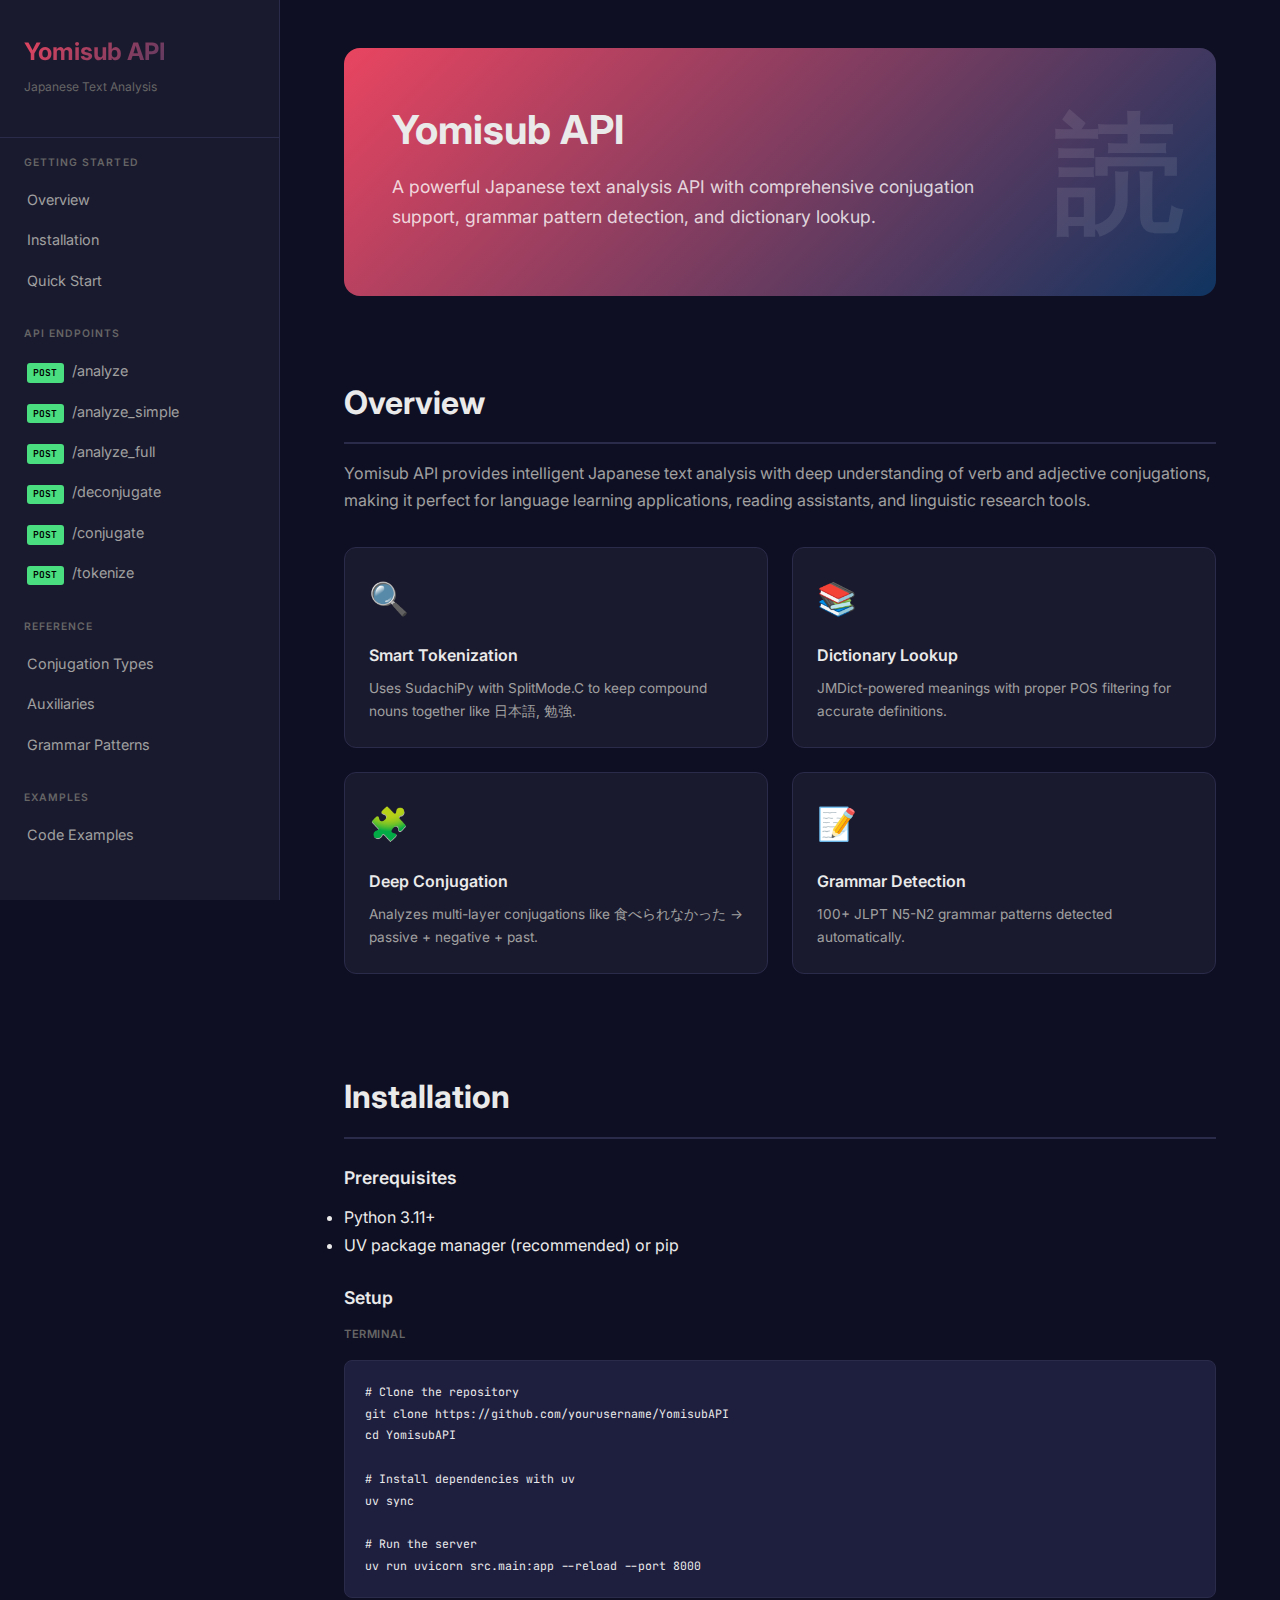
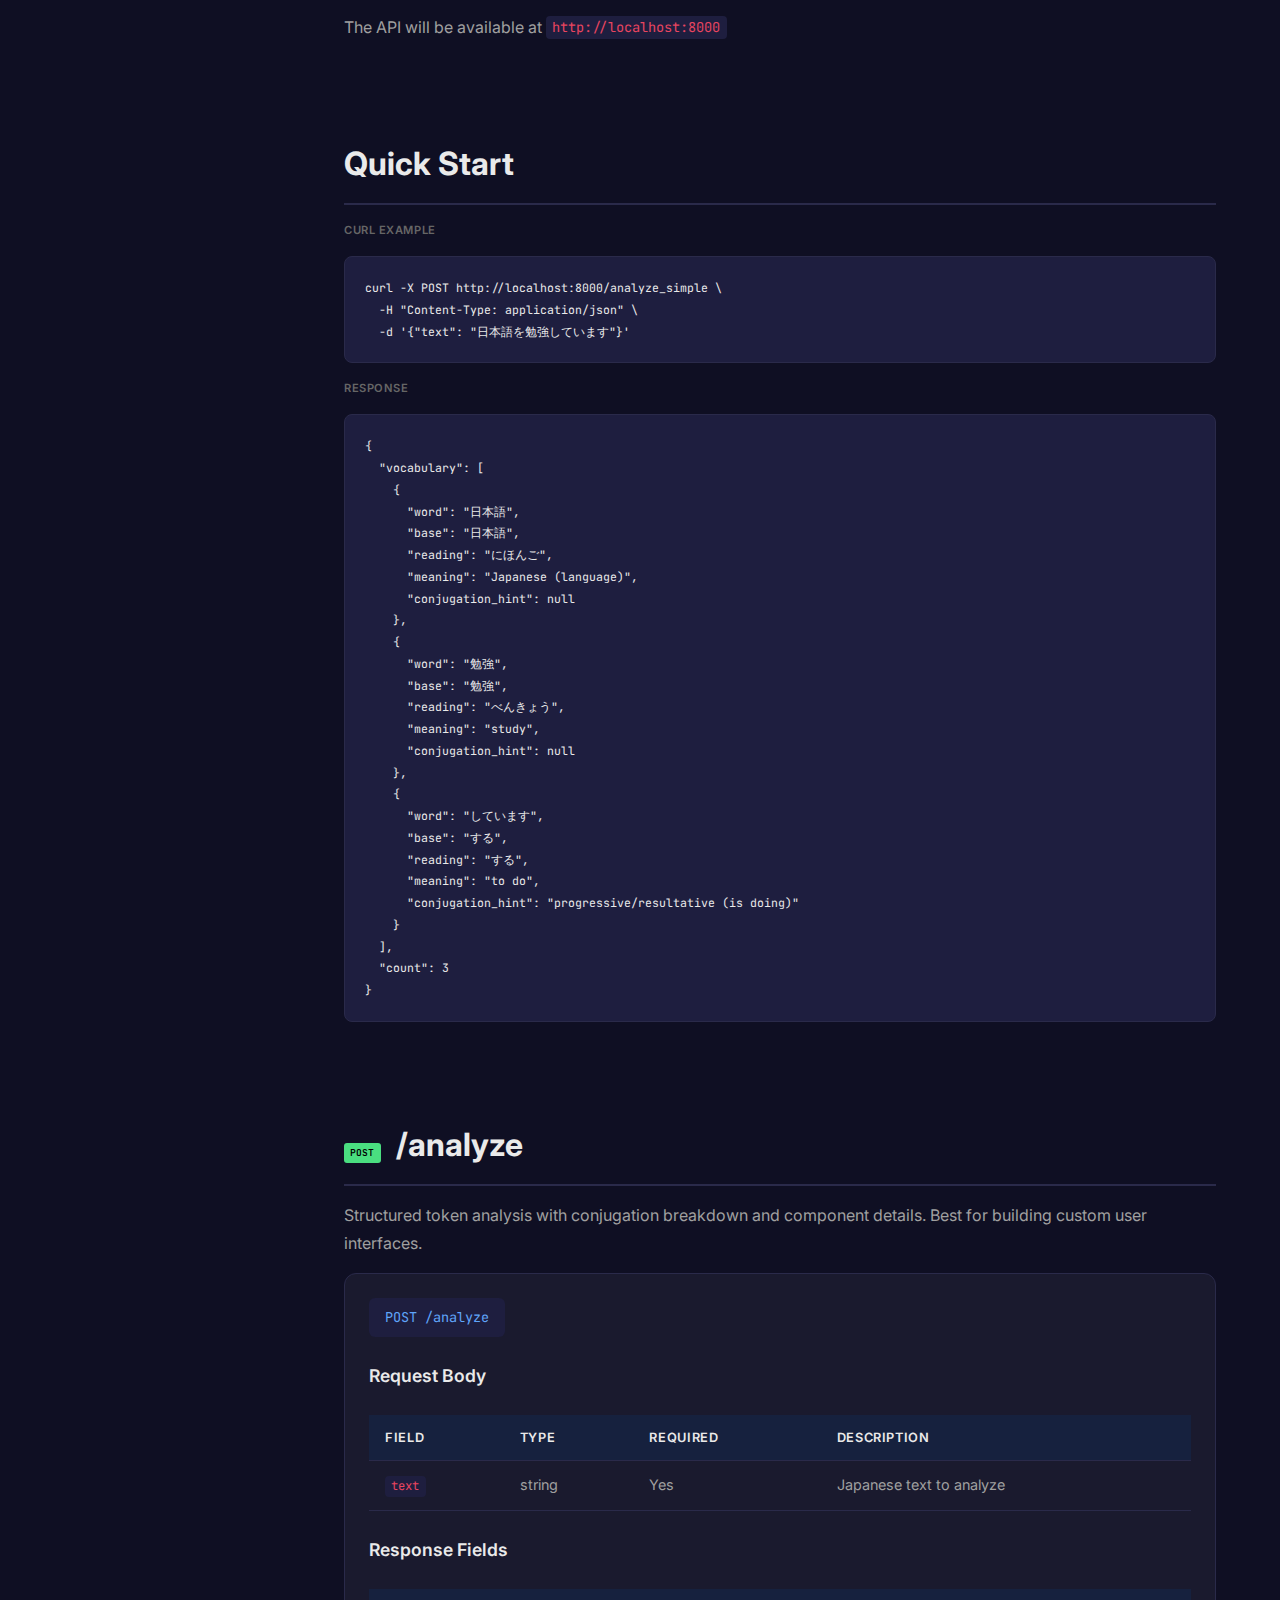
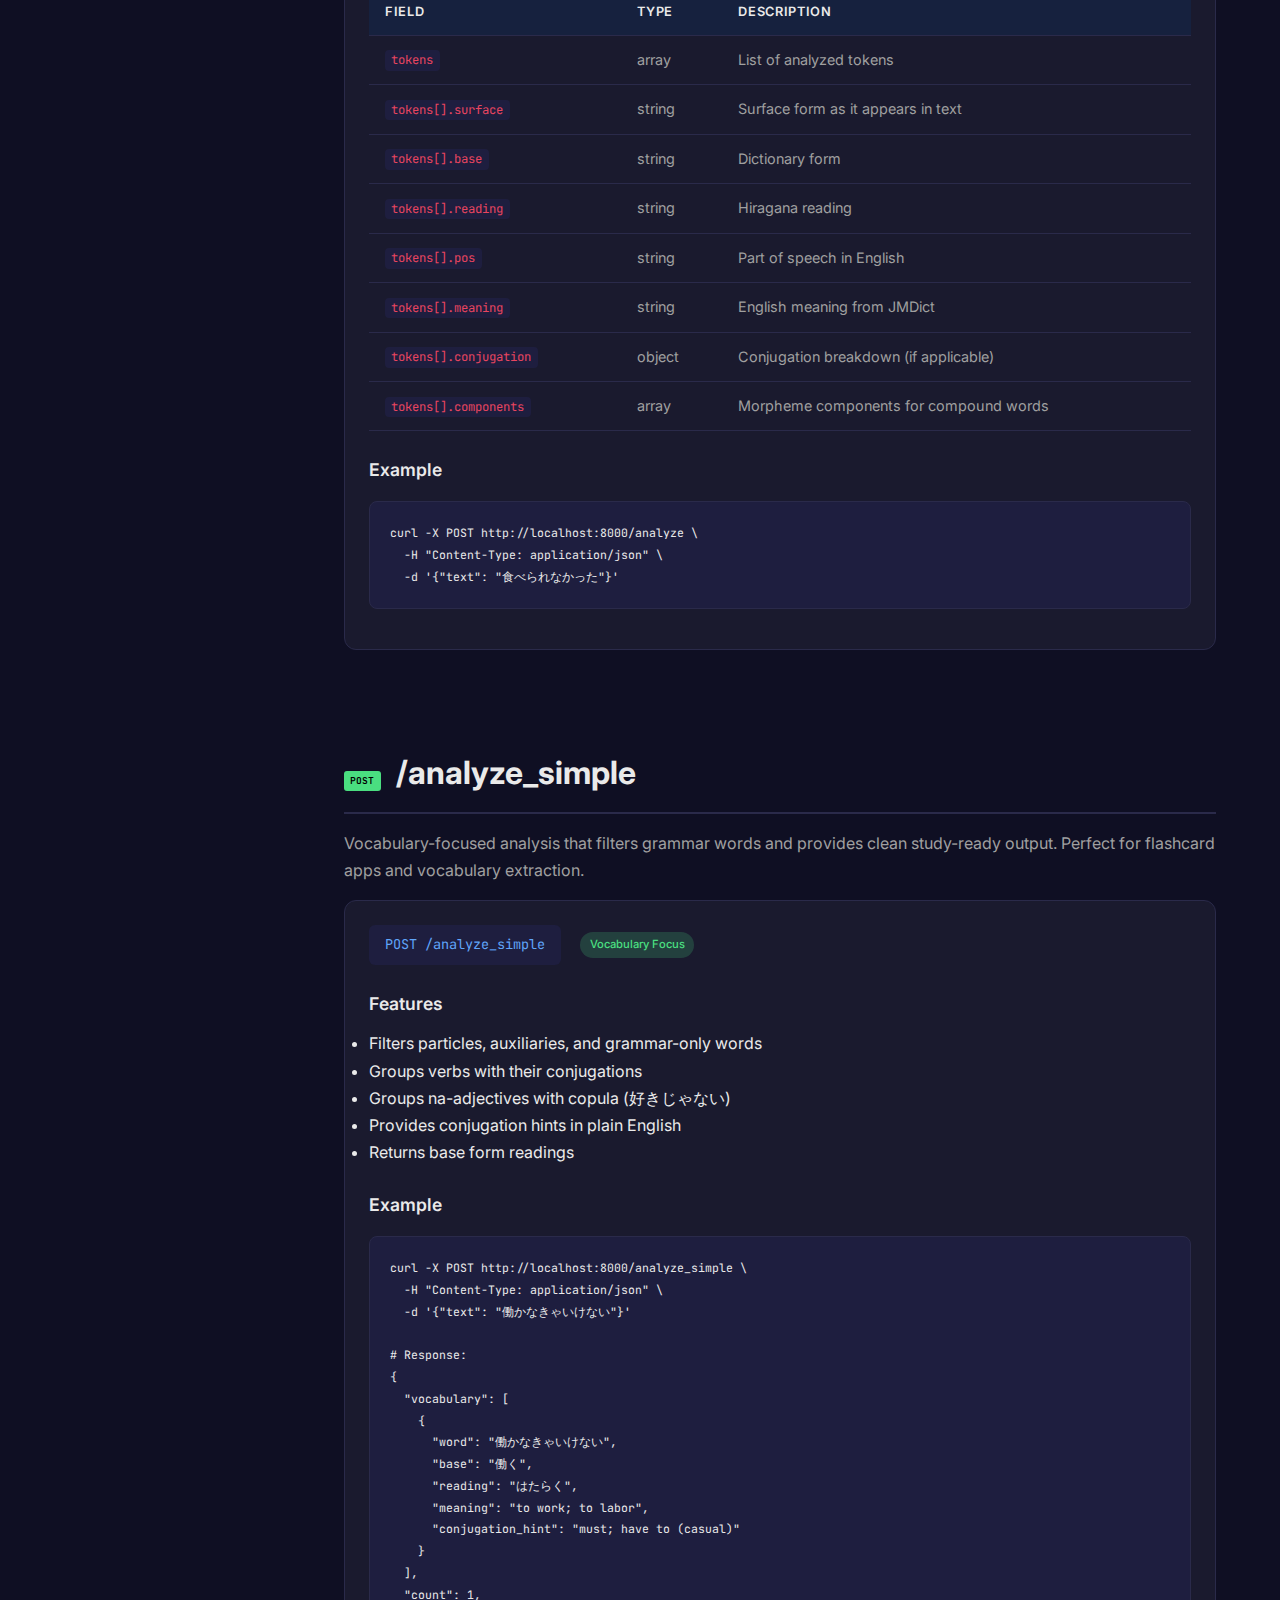
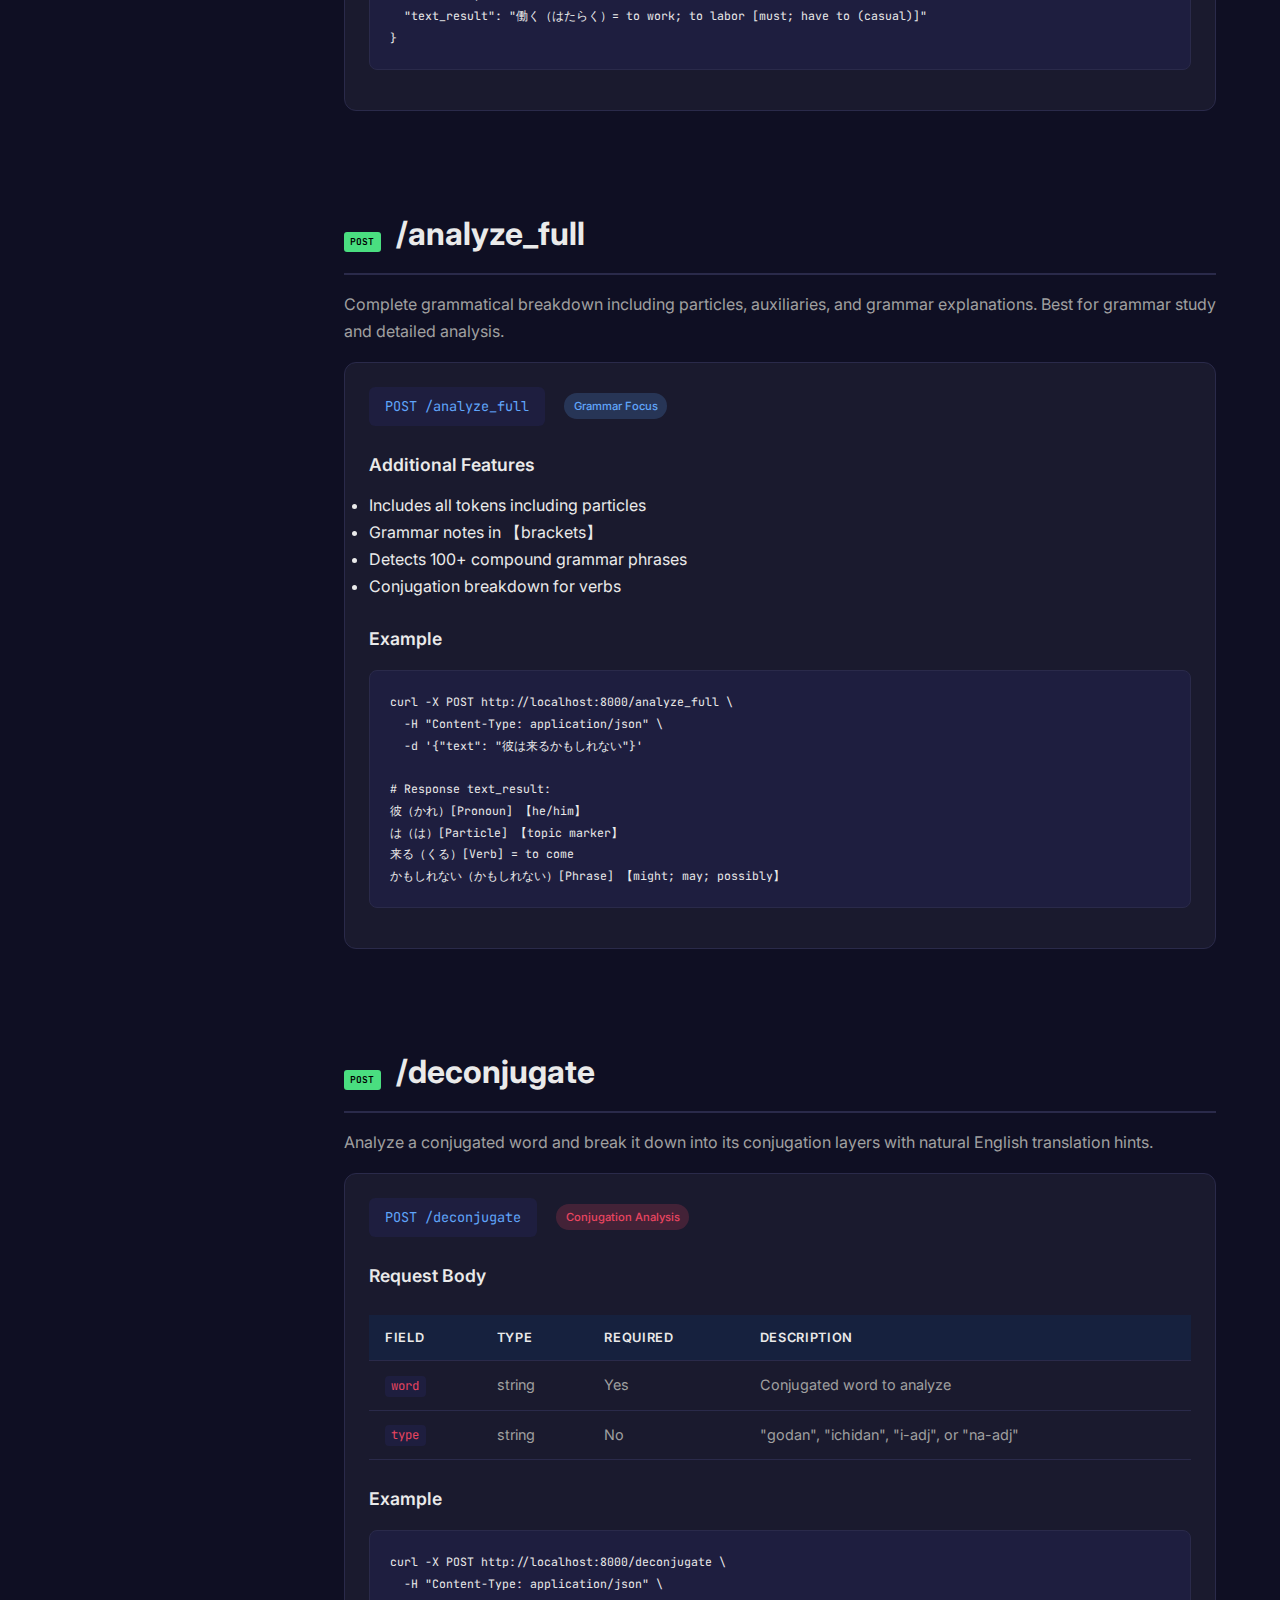
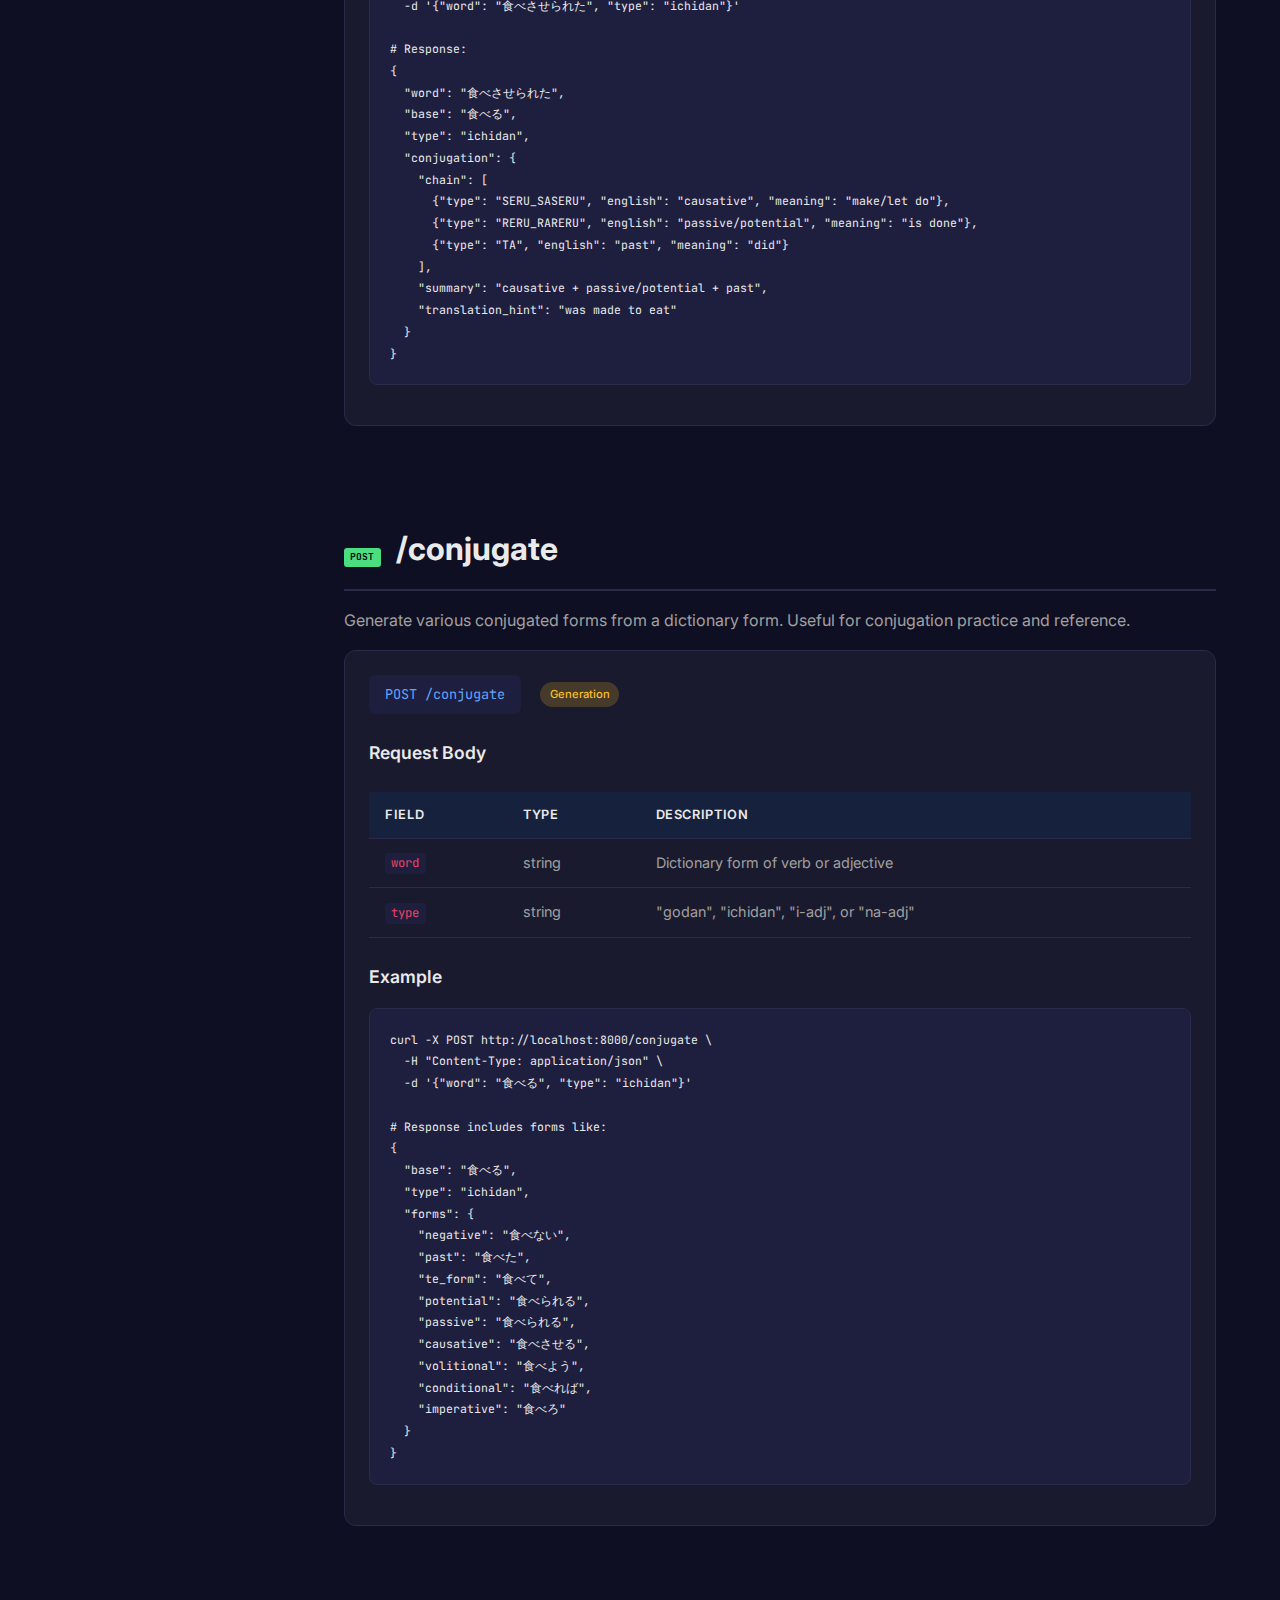
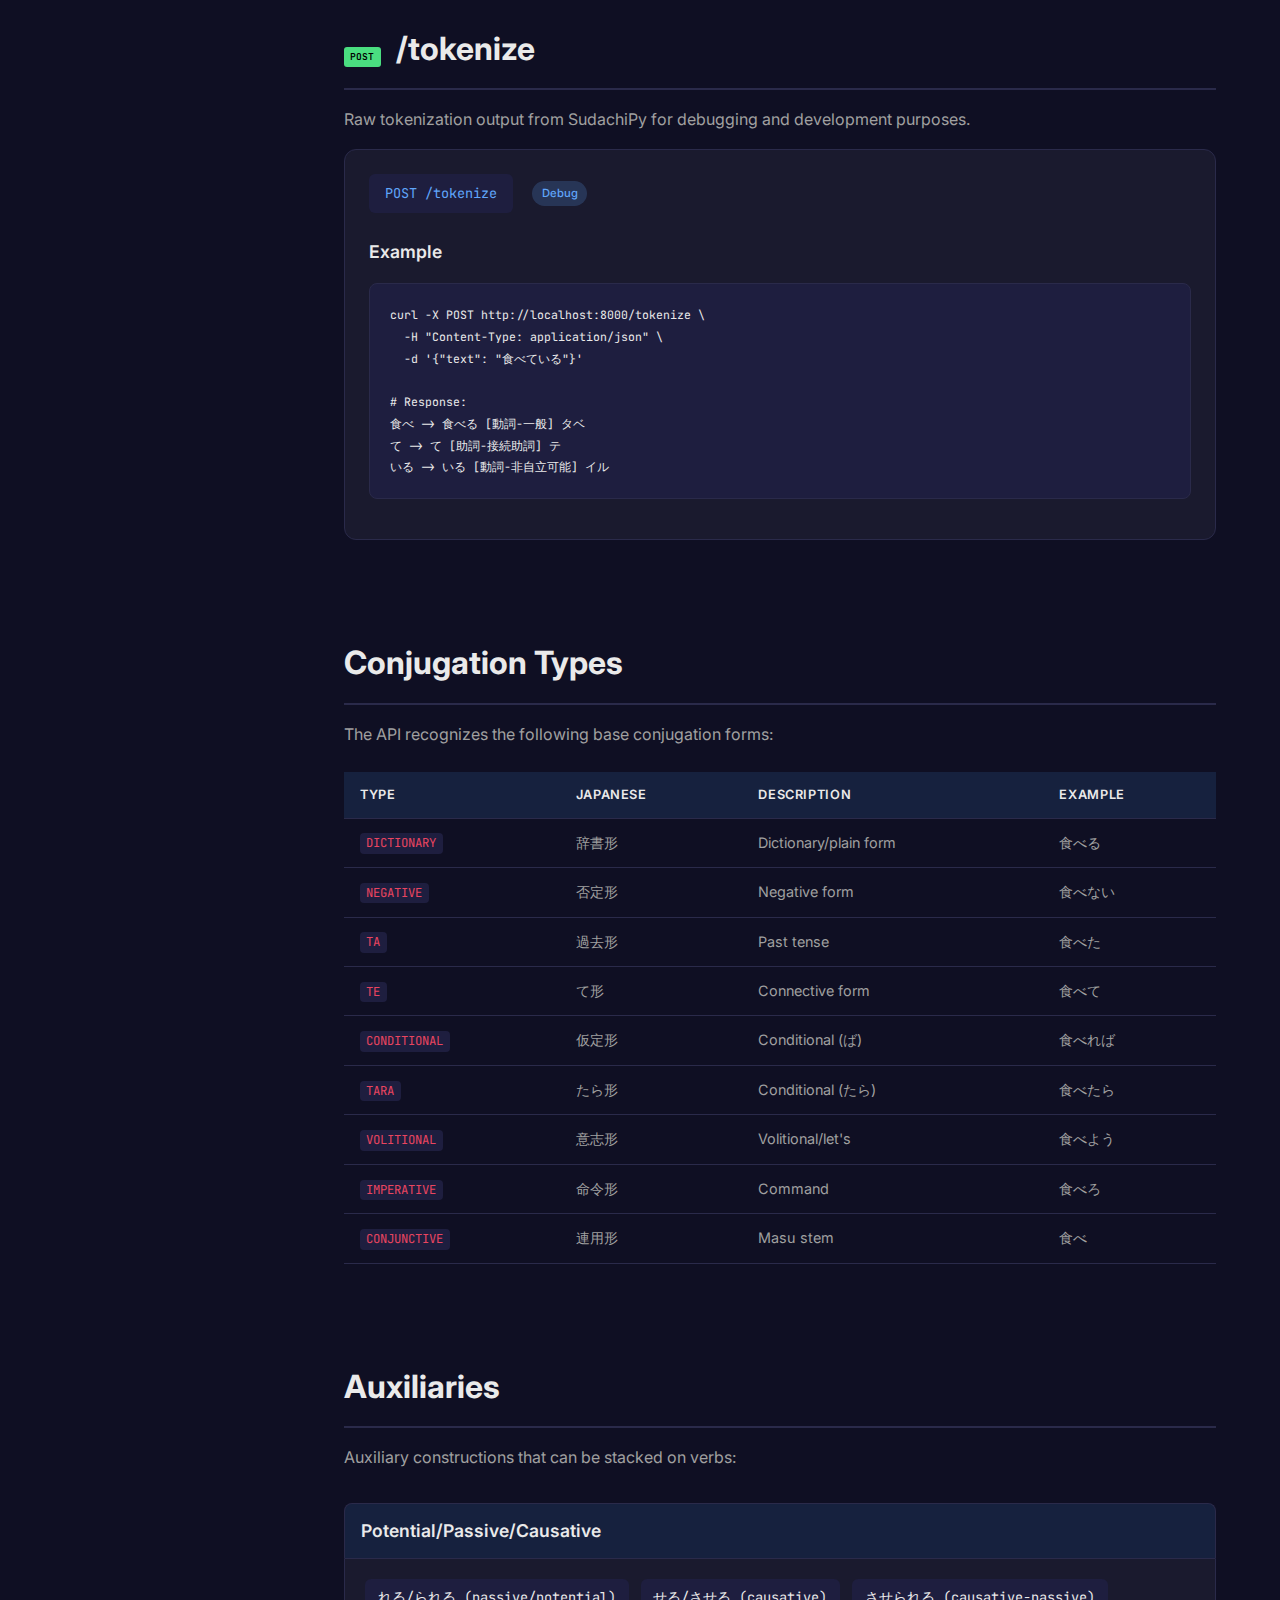
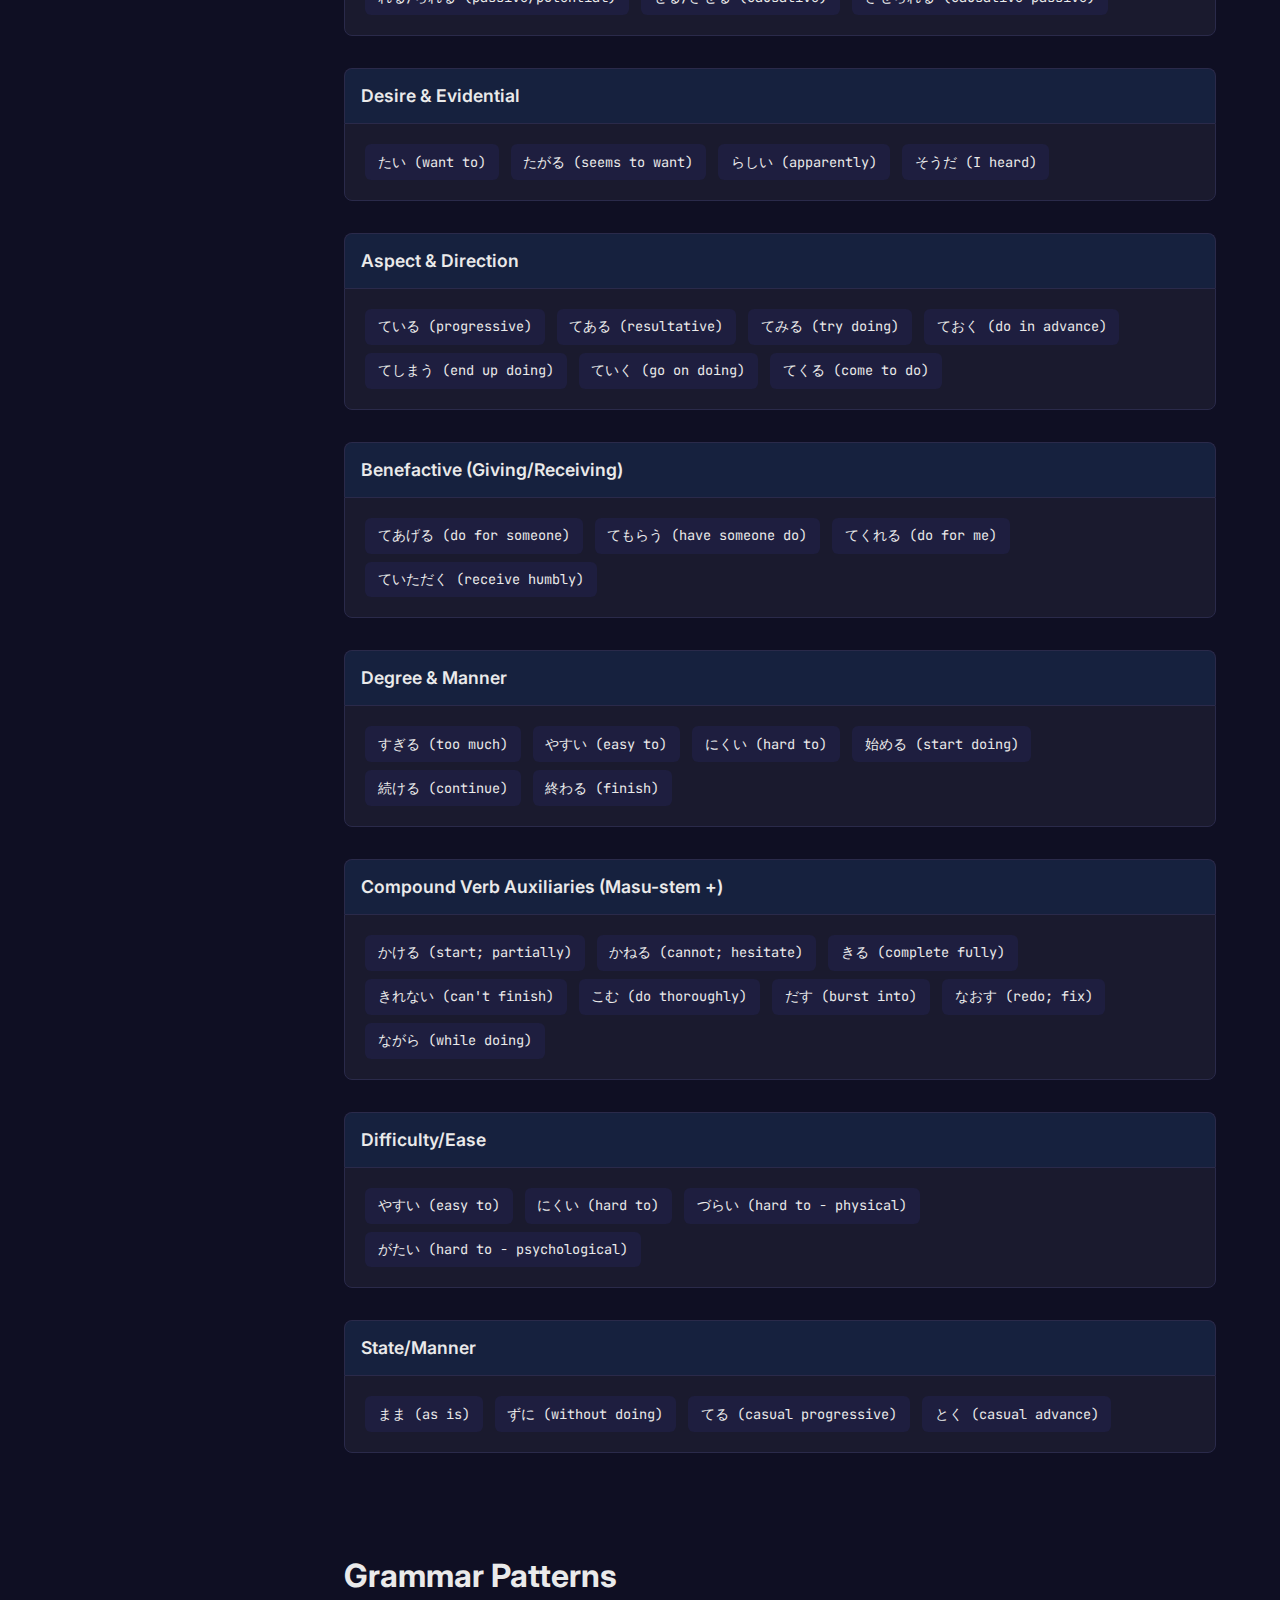
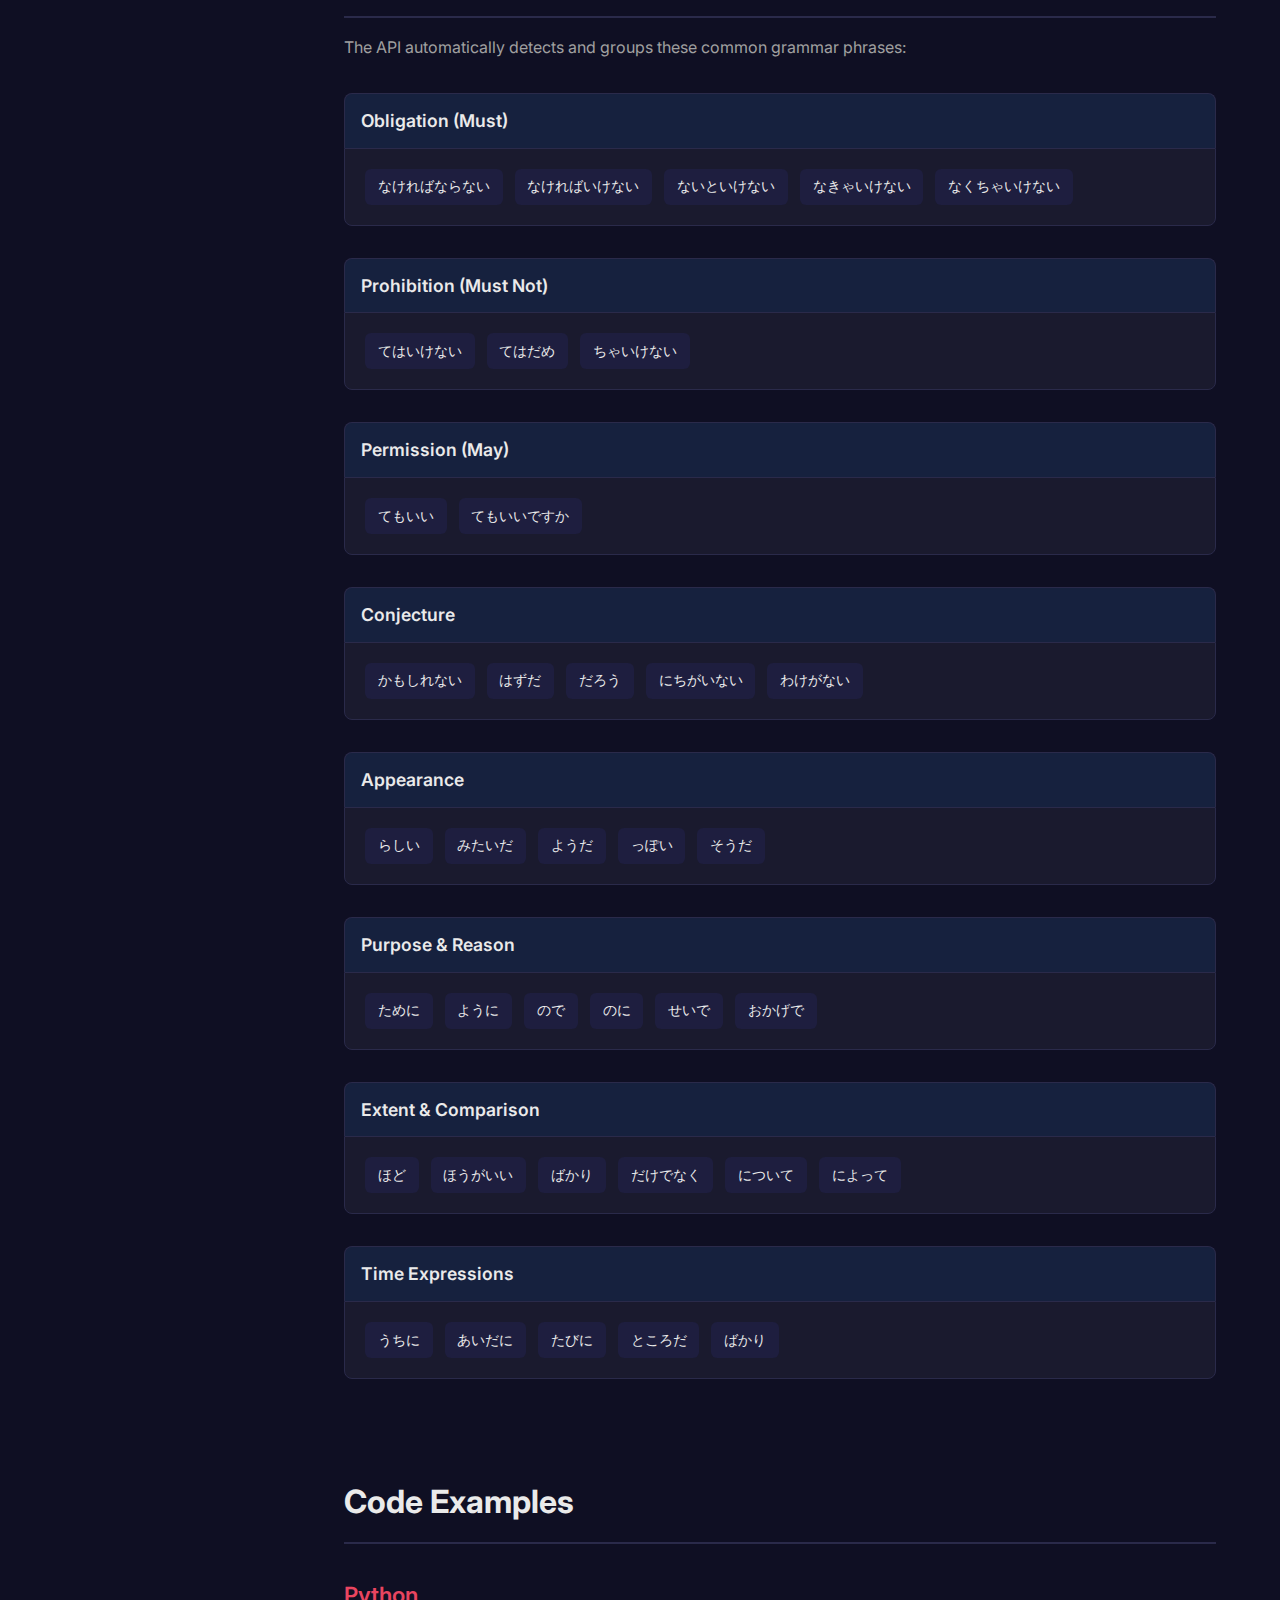
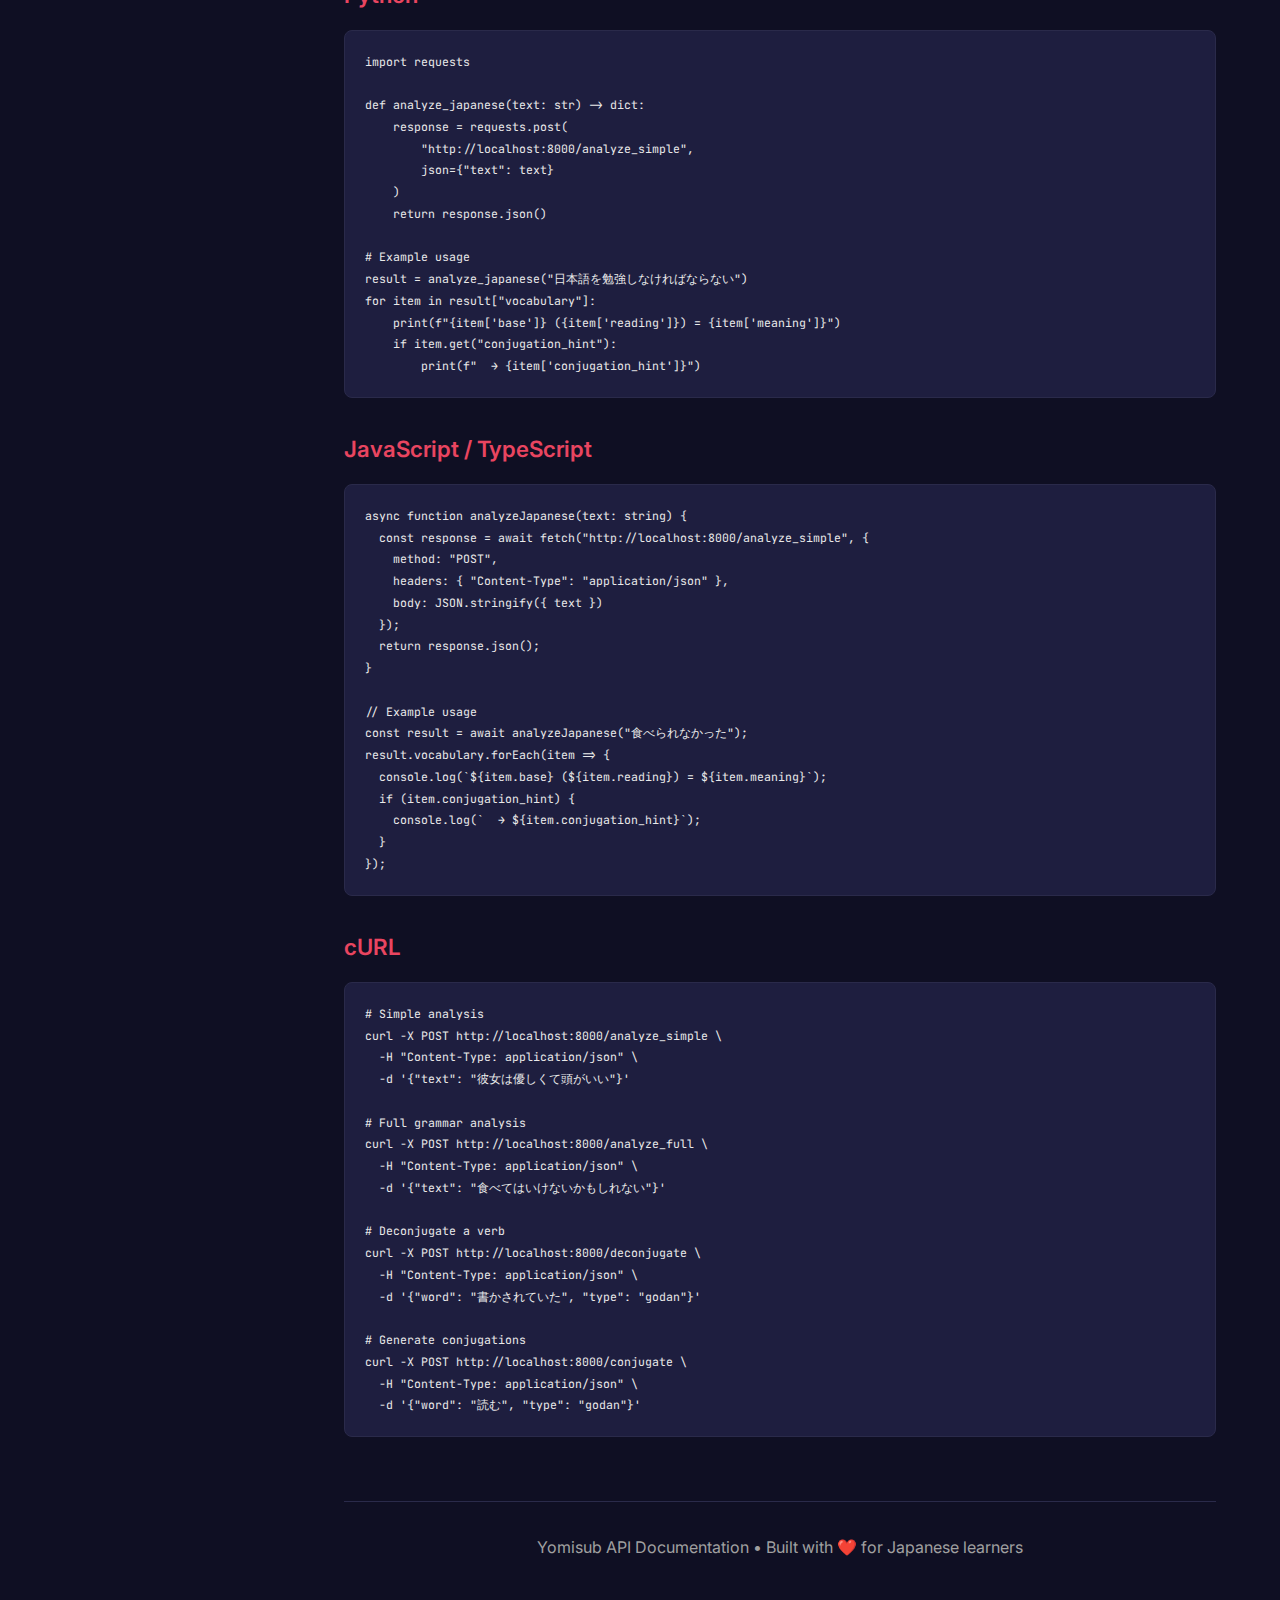
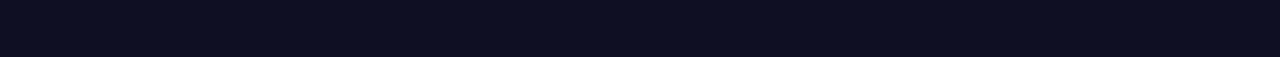
<file: docs/index.html>
<!DOCTYPE html>
<html lang="en">
<head>
    <meta charset="UTF-8">
    <meta name="viewport" content="width=device-width, initial-scale=1.0">
    <title>Yomisub API Documentation</title>
    <link href="https://fonts.googleapis.com/css2?family=Inter:wght@300;400;500;600;700&family=JetBrains+Mono:wght@400;500&display=swap" rel="stylesheet">
    <style>
        :root {
            --bg-primary: #0f0f23;
            --bg-secondary: #1a1a2e;
            --bg-tertiary: #16213e;
            --accent-primary: #e94560;
            --accent-secondary: #0f3460;
            --accent-gradient: linear-gradient(135deg, #e94560 0%, #0f3460 100%);
            --text-primary: #eaeaea;
            --text-secondary: #a0a0a0;
            --text-muted: #666;
            --border-color: #2a2a4a;
            --success: #4ade80;
            --warning: #fbbf24;
            --info: #60a5fa;
            --code-bg: #1e1e3f;
        }

        * {
            margin: 0;
            padding: 0;
            box-sizing: border-box;
        }

        body {
            font-family: 'Inter', -apple-system, BlinkMacSystemFont, sans-serif;
            background: var(--bg-primary);
            color: var(--text-primary);
            line-height: 1.7;
            overflow-x: hidden;
        }

        /* Navigation */
        nav {
            position: fixed;
            top: 0;
            left: 0;
            width: 280px;
            height: 100vh;
            background: var(--bg-secondary);
            border-right: 1px solid var(--border-color);
            padding: 2rem 0;
            overflow-y: auto;
            z-index: 100;
        }

        .nav-header {
            padding: 0 1.5rem 1.5rem;
            border-bottom: 1px solid var(--border-color);
            margin-bottom: 1rem;
        }

        .nav-header h1 {
            font-size: 1.5rem;
            font-weight: 700;
            background: var(--accent-gradient);
            -webkit-background-clip: text;
            -webkit-text-fill-color: transparent;
            background-clip: text;
        }

        .nav-header p {
            font-size: 0.75rem;
            color: var(--text-muted);
            margin-top: 0.25rem;
        }

        .nav-section {
            margin-bottom: 1.5rem;
        }

        .nav-section-title {
            font-size: 0.65rem;
            font-weight: 600;
            text-transform: uppercase;
            letter-spacing: 0.1em;
            color: var(--text-muted);
            padding: 0 1.5rem;
            margin-bottom: 0.5rem;
        }

        .nav-link {
            display: block;
            padding: 0.5rem 1.5rem;
            color: var(--text-secondary);
            text-decoration: none;
            font-size: 0.9rem;
            transition: all 0.2s ease;
            border-left: 3px solid transparent;
        }

        .nav-link:hover {
            background: rgba(233, 69, 96, 0.1);
            color: var(--accent-primary);
            border-left-color: var(--accent-primary);
        }

        .nav-link.active {
            background: rgba(233, 69, 96, 0.15);
            color: var(--accent-primary);
            border-left-color: var(--accent-primary);
        }

        .method-badge {
            display: inline-block;
            font-size: 0.6rem;
            font-weight: 600;
            padding: 0.1rem 0.4rem;
            border-radius: 3px;
            margin-right: 0.5rem;
            font-family: 'JetBrains Mono', monospace;
        }

        .method-post { background: var(--success); color: #000; }
        .method-get { background: var(--info); color: #000; }

        /* Main Content */
        main {
            margin-left: 280px;
            padding: 3rem 4rem;
            max-width: 1000px;
        }

        section {
            margin-bottom: 4rem;
            padding-top: 2rem;
        }

        h2 {
            font-size: 2rem;
            font-weight: 700;
            margin-bottom: 1rem;
            padding-bottom: 0.75rem;
            border-bottom: 2px solid var(--border-color);
        }

        h3 {
            font-size: 1.4rem;
            font-weight: 600;
            margin: 2rem 0 1rem;
            color: var(--accent-primary);
        }

        h4 {
            font-size: 1.1rem;
            font-weight: 600;
            margin: 1.5rem 0 0.75rem;
            color: var(--text-primary);
        }

        p {
            margin-bottom: 1rem;
            color: var(--text-secondary);
        }

        /* Hero Section */
        .hero {
            background: var(--accent-gradient);
            padding: 3rem;
            border-radius: 16px;
            margin-bottom: 3rem;
            position: relative;
            overflow: hidden;
        }

        .hero::before {
            content: '読';
            position: absolute;
            right: 2rem;
            top: 50%;
            transform: translateY(-50%);
            font-size: 8rem;
            opacity: 0.1;
            font-weight: 700;
        }

        .hero h1 {
            font-size: 2.5rem;
            font-weight: 700;
            margin-bottom: 0.5rem;
        }

        .hero p {
            color: rgba(255,255,255,0.8);
            font-size: 1.1rem;
            max-width: 600px;
        }

        /* Cards */
        .card {
            background: var(--bg-secondary);
            border: 1px solid var(--border-color);
            border-radius: 12px;
            padding: 1.5rem;
            margin-bottom: 1.5rem;
        }

        .card-header {
            display: flex;
            align-items: center;
            gap: 1rem;
            margin-bottom: 1rem;
        }

        .endpoint-badge {
            font-family: 'JetBrains Mono', monospace;
            font-size: 0.85rem;
            background: var(--code-bg);
            padding: 0.5rem 1rem;
            border-radius: 6px;
            color: var(--info);
        }

        /* Code Blocks */
        pre {
            background: var(--code-bg);
            border: 1px solid var(--border-color);
            border-radius: 8px;
            padding: 1.25rem;
            overflow-x: auto;
            margin: 1rem 0;
            font-family: 'JetBrains Mono', monospace;
            font-size: 0.85rem;
            line-height: 1.6;
        }

        code {
            font-family: 'JetBrains Mono', monospace;
            background: var(--code-bg);
            padding: 0.15rem 0.4rem;
            border-radius: 4px;
            font-size: 0.85em;
            color: var(--accent-primary);
        }

        pre code {
            background: none;
            padding: 0;
            color: var(--text-primary);
        }

        .code-label {
            font-size: 0.7rem;
            font-weight: 600;
            text-transform: uppercase;
            letter-spacing: 0.05em;
            color: var(--text-muted);
            margin-bottom: 0.5rem;
        }

        /* Tables */
        table {
            width: 100%;
            border-collapse: collapse;
            margin: 1.5rem 0;
            font-size: 0.9rem;
        }

        th, td {
            padding: 0.75rem 1rem;
            text-align: left;
            border-bottom: 1px solid var(--border-color);
        }

        th {
            background: var(--bg-tertiary);
            font-weight: 600;
            color: var(--text-primary);
            font-size: 0.8rem;
            text-transform: uppercase;
            letter-spacing: 0.05em;
        }

        td {
            color: var(--text-secondary);
        }

        tr:hover td {
            background: rgba(233, 69, 96, 0.05);
        }

        /* Feature Grid */
        .feature-grid {
            display: grid;
            grid-template-columns: repeat(auto-fit, minmax(280px, 1fr));
            gap: 1.5rem;
            margin: 2rem 0;
        }

        .feature-card {
            background: var(--bg-secondary);
            border: 1px solid var(--border-color);
            border-radius: 12px;
            padding: 1.5rem;
            transition: all 0.3s ease;
        }

        .feature-card:hover {
            border-color: var(--accent-primary);
            transform: translateY(-2px);
        }

        .feature-icon {
            font-size: 2rem;
            margin-bottom: 1rem;
        }

        .feature-card h4 {
            margin: 0 0 0.5rem;
            font-size: 1rem;
        }

        .feature-card p {
            font-size: 0.85rem;
            margin: 0;
        }

        /* Tags */
        .tag {
            display: inline-block;
            font-size: 0.7rem;
            font-weight: 500;
            padding: 0.2rem 0.6rem;
            border-radius: 20px;
            margin: 0.2rem;
        }

        .tag-blue { background: rgba(96, 165, 250, 0.2); color: var(--info); }
        .tag-green { background: rgba(74, 222, 128, 0.2); color: var(--success); }
        .tag-yellow { background: rgba(251, 191, 36, 0.2); color: var(--warning); }
        .tag-red { background: rgba(233, 69, 96, 0.2); color: var(--accent-primary); }

        /* Response Example */
        .response-example {
            background: var(--bg-tertiary);
            border-radius: 8px;
            padding: 1rem;
            margin: 1rem 0;
        }

        .response-example .key {
            color: var(--info);
        }

        .response-example .string {
            color: var(--success);
        }

        .response-example .number {
            color: var(--warning);
        }

        /* Grammar Table */
        .grammar-category {
            margin: 2rem 0;
        }

        .grammar-category h4 {
            background: var(--bg-tertiary);
            padding: 0.75rem 1rem;
            border-radius: 8px 8px 0 0;
            margin-bottom: 0;
            border: 1px solid var(--border-color);
            border-bottom: none;
        }

        .grammar-list {
            border: 1px solid var(--border-color);
            border-radius: 0 0 8px 8px;
            padding: 1rem;
            background: var(--bg-secondary);
        }

        .grammar-item {
            display: inline-block;
            margin: 0.25rem;
            padding: 0.4rem 0.8rem;
            background: var(--code-bg);
            border-radius: 6px;
            font-family: 'JetBrains Mono', monospace;
            font-size: 0.85rem;
        }

        /* Scrollbar */
        ::-webkit-scrollbar {
            width: 8px;
            height: 8px;
        }

        ::-webkit-scrollbar-track {
            background: var(--bg-primary);
        }

        ::-webkit-scrollbar-thumb {
            background: var(--border-color);
            border-radius: 4px;
        }

        ::-webkit-scrollbar-thumb:hover {
            background: var(--text-muted);
        }

        /* Responsive */
        @media (max-width: 900px) {
            nav {
                transform: translateX(-100%);
            }
            main {
                margin-left: 0;
                padding: 2rem;
            }
        }

        /* Animations */
        @keyframes fadeIn {
            from { opacity: 0; transform: translateY(10px); }
            to { opacity: 1; transform: translateY(0); }
        }

        section {
            animation: fadeIn 0.5s ease-out;
        }

        /* Japanese text styling */
        .jp {
            font-size: 1.1em;
            color: var(--text-primary);
        }

        .reading {
            color: var(--text-muted);
            font-size: 0.85em;
        }
    </style>
</head>
<body>
    <nav>
        <div class="nav-header">
            <h1>Yomisub API</h1>
            <p>Japanese Text Analysis</p>
        </div>

        <div class="nav-section">
            <div class="nav-section-title">Getting Started</div>
            <a href="#overview" class="nav-link">Overview</a>
            <a href="#installation" class="nav-link">Installation</a>
            <a href="#quickstart" class="nav-link">Quick Start</a>
        </div>

        <div class="nav-section">
            <div class="nav-section-title">API Endpoints</div>
            <a href="#analyze" class="nav-link"><span class="method-badge method-post">POST</span>/analyze</a>
            <a href="#analyze-simple" class="nav-link"><span class="method-badge method-post">POST</span>/analyze_simple</a>
            <a href="#analyze-full" class="nav-link"><span class="method-badge method-post">POST</span>/analyze_full</a>
            <a href="#deconjugate" class="nav-link"><span class="method-badge method-post">POST</span>/deconjugate</a>
            <a href="#conjugate" class="nav-link"><span class="method-badge method-post">POST</span>/conjugate</a>
            <a href="#tokenize" class="nav-link"><span class="method-badge method-post">POST</span>/tokenize</a>
        </div>

        <div class="nav-section">
            <div class="nav-section-title">Reference</div>
            <a href="#conjugations" class="nav-link">Conjugation Types</a>
            <a href="#auxiliaries" class="nav-link">Auxiliaries</a>
            <a href="#grammar-patterns" class="nav-link">Grammar Patterns</a>
        </div>

        <div class="nav-section">
            <div class="nav-section-title">Examples</div>
            <a href="#examples" class="nav-link">Code Examples</a>
        </div>
    </nav>

    <main>
        <!-- Hero Section -->
        <div class="hero">
            <h1>Yomisub API</h1>
            <p>A powerful Japanese text analysis API with comprehensive conjugation support, grammar pattern detection, and dictionary lookup.</p>
        </div>

        <!-- Overview -->
        <section id="overview">
            <h2>Overview</h2>
            <p>Yomisub API provides intelligent Japanese text analysis with deep understanding of verb and adjective conjugations, making it perfect for language learning applications, reading assistants, and linguistic research tools.</p>

            <div class="feature-grid">
                <div class="feature-card">
                    <div class="feature-icon">🔍</div>
                    <h4>Smart Tokenization</h4>
                    <p>Uses SudachiPy with SplitMode.C to keep compound nouns together like 日本語, 勉強.</p>
                </div>
                <div class="feature-card">
                    <div class="feature-icon">📚</div>
                    <h4>Dictionary Lookup</h4>
                    <p>JMDict-powered meanings with proper POS filtering for accurate definitions.</p>
                </div>
                <div class="feature-card">
                    <div class="feature-icon">🧩</div>
                    <h4>Deep Conjugation</h4>
                    <p>Analyzes multi-layer conjugations like 食べられなかった → passive + negative + past.</p>
                </div>
                <div class="feature-card">
                    <div class="feature-icon">📝</div>
                    <h4>Grammar Detection</h4>
                    <p>100+ JLPT N5-N2 grammar patterns detected automatically.</p>
                </div>
            </div>
        </section>

        <!-- Installation -->
        <section id="installation">
            <h2>Installation</h2>

            <h4>Prerequisites</h4>
            <ul>
                <li>Python 3.11+</li>
                <li>UV package manager (recommended) or pip</li>
            </ul>

            <h4>Setup</h4>
            <div class="code-label">Terminal</div>
            <pre><code># Clone the repository
git clone https://github.com/yourusername/YomisubAPI
cd YomisubAPI

# Install dependencies with uv
uv sync

# Run the server
uv run uvicorn src.main:app --reload --port 8000</code></pre>

            <p>The API will be available at <code>http://localhost:8000</code></p>
        </section>

        <!-- Quick Start -->
        <section id="quickstart">
            <h2>Quick Start</h2>

            <div class="code-label">cURL Example</div>
            <pre><code>curl -X POST http://localhost:8000/analyze_simple \
  -H "Content-Type: application/json" \
  -d '{"text": "日本語を勉強しています"}'</code></pre>

            <div class="code-label">Response</div>
            <pre><code>{
  "vocabulary": [
    {
      "word": "日本語",
      "base": "日本語",
      "reading": "にほんご",
      "meaning": "Japanese (language)",
      "conjugation_hint": null
    },
    {
      "word": "勉強",
      "base": "勉強",
      "reading": "べんきょう",
      "meaning": "study",
      "conjugation_hint": null
    },
    {
      "word": "しています",
      "base": "する",
      "reading": "する",
      "meaning": "to do",
      "conjugation_hint": "progressive/resultative (is doing)"
    }
  ],
  "count": 3
}</code></pre>
        </section>

        <!-- /analyze -->
        <section id="analyze">
            <h2><span class="method-badge method-post">POST</span> /analyze</h2>
            <p>Structured token analysis with conjugation breakdown and component details. Best for building custom user interfaces.</p>

            <div class="card">
                <div class="card-header">
                    <span class="endpoint-badge">POST /analyze</span>
                </div>

                <h4>Request Body</h4>
                <table>
                    <tr>
                        <th>Field</th>
                        <th>Type</th>
                        <th>Required</th>
                        <th>Description</th>
                    </tr>
                    <tr>
                        <td><code>text</code></td>
                        <td>string</td>
                        <td>Yes</td>
                        <td>Japanese text to analyze</td>
                    </tr>
                </table>

                <h4>Response Fields</h4>
                <table>
                    <tr>
                        <th>Field</th>
                        <th>Type</th>
                        <th>Description</th>
                    </tr>
                    <tr>
                        <td><code>tokens</code></td>
                        <td>array</td>
                        <td>List of analyzed tokens</td>
                    </tr>
                    <tr>
                        <td><code>tokens[].surface</code></td>
                        <td>string</td>
                        <td>Surface form as it appears in text</td>
                    </tr>
                    <tr>
                        <td><code>tokens[].base</code></td>
                        <td>string</td>
                        <td>Dictionary form</td>
                    </tr>
                    <tr>
                        <td><code>tokens[].reading</code></td>
                        <td>string</td>
                        <td>Hiragana reading</td>
                    </tr>
                    <tr>
                        <td><code>tokens[].pos</code></td>
                        <td>string</td>
                        <td>Part of speech in English</td>
                    </tr>
                    <tr>
                        <td><code>tokens[].meaning</code></td>
                        <td>string</td>
                        <td>English meaning from JMDict</td>
                    </tr>
                    <tr>
                        <td><code>tokens[].conjugation</code></td>
                        <td>object</td>
                        <td>Conjugation breakdown (if applicable)</td>
                    </tr>
                    <tr>
                        <td><code>tokens[].components</code></td>
                        <td>array</td>
                        <td>Morpheme components for compound words</td>
                    </tr>
                </table>

                <h4>Example</h4>
                <pre><code>curl -X POST http://localhost:8000/analyze \
  -H "Content-Type: application/json" \
  -d '{"text": "食べられなかった"}'</code></pre>
            </div>
        </section>

        <!-- /analyze_simple -->
        <section id="analyze-simple">
            <h2><span class="method-badge method-post">POST</span> /analyze_simple</h2>
            <p>Vocabulary-focused analysis that filters grammar words and provides clean study-ready output. Perfect for flashcard apps and vocabulary extraction.</p>

            <div class="card">
                <div class="card-header">
                    <span class="endpoint-badge">POST /analyze_simple</span>
                    <span class="tag tag-green">Vocabulary Focus</span>
                </div>

                <h4>Features</h4>
                <ul>
                    <li>Filters particles, auxiliaries, and grammar-only words</li>
                    <li>Groups verbs with their conjugations</li>
                    <li>Groups na-adjectives with copula (好きじゃない)</li>
                    <li>Provides conjugation hints in plain English</li>
                    <li>Returns base form readings</li>
                </ul>

                <h4>Example</h4>
                <pre><code>curl -X POST http://localhost:8000/analyze_simple \
  -H "Content-Type: application/json" \
  -d '{"text": "働かなきゃいけない"}'

# Response:
{
  "vocabulary": [
    {
      "word": "働かなきゃいけない",
      "base": "働く",
      "reading": "はたらく",
      "meaning": "to work; to labor",
      "conjugation_hint": "must; have to (casual)"
    }
  ],
  "count": 1,
  "text_result": "働く（はたらく）= to work; to labor [must; have to (casual)]"
}</code></pre>
            </div>
        </section>

        <!-- /analyze_full -->
        <section id="analyze-full">
            <h2><span class="method-badge method-post">POST</span> /analyze_full</h2>
            <p>Complete grammatical breakdown including particles, auxiliaries, and grammar explanations. Best for grammar study and detailed analysis.</p>

            <div class="card">
                <div class="card-header">
                    <span class="endpoint-badge">POST /analyze_full</span>
                    <span class="tag tag-blue">Grammar Focus</span>
                </div>

                <h4>Additional Features</h4>
                <ul>
                    <li>Includes all tokens including particles</li>
                    <li>Grammar notes in 【brackets】</li>
                    <li>Detects 100+ compound grammar phrases</li>
                    <li>Conjugation breakdown for verbs</li>
                </ul>

                <h4>Example</h4>
                <pre><code>curl -X POST http://localhost:8000/analyze_full \
  -H "Content-Type: application/json" \
  -d '{"text": "彼は来るかもしれない"}'

# Response text_result:
彼（かれ）[Pronoun] 【he/him】
は（は）[Particle] 【topic marker】
来る（くる）[Verb] = to come
かもしれない（かもしれない）[Phrase] 【might; may; possibly】</code></pre>
            </div>
        </section>

        <!-- /deconjugate -->
        <section id="deconjugate">
            <h2><span class="method-badge method-post">POST</span> /deconjugate</h2>
            <p>Analyze a conjugated word and break it down into its conjugation layers with natural English translation hints.</p>

            <div class="card">
                <div class="card-header">
                    <span class="endpoint-badge">POST /deconjugate</span>
                    <span class="tag tag-red">Conjugation Analysis</span>
                </div>

                <h4>Request Body</h4>
                <table>
                    <tr>
                        <th>Field</th>
                        <th>Type</th>
                        <th>Required</th>
                        <th>Description</th>
                    </tr>
                    <tr>
                        <td><code>word</code></td>
                        <td>string</td>
                        <td>Yes</td>
                        <td>Conjugated word to analyze</td>
                    </tr>
                    <tr>
                        <td><code>type</code></td>
                        <td>string</td>
                        <td>No</td>
                        <td>"godan", "ichidan", "i-adj", or "na-adj"</td>
                    </tr>
                </table>

                <h4>Example</h4>
                <pre><code>curl -X POST http://localhost:8000/deconjugate \
  -H "Content-Type: application/json" \
  -d '{"word": "食べさせられた", "type": "ichidan"}'

# Response:
{
  "word": "食べさせられた",
  "base": "食べる",
  "type": "ichidan",
  "conjugation": {
    "chain": [
      {"type": "SERU_SASERU", "english": "causative", "meaning": "make/let do"},
      {"type": "RERU_RARERU", "english": "passive/potential", "meaning": "is done"},
      {"type": "TA", "english": "past", "meaning": "did"}
    ],
    "summary": "causative + passive/potential + past",
    "translation_hint": "was made to eat"
  }
}</code></pre>
            </div>
        </section>

        <!-- /conjugate -->
        <section id="conjugate">
            <h2><span class="method-badge method-post">POST</span> /conjugate</h2>
            <p>Generate various conjugated forms from a dictionary form. Useful for conjugation practice and reference.</p>

            <div class="card">
                <div class="card-header">
                    <span class="endpoint-badge">POST /conjugate</span>
                    <span class="tag tag-yellow">Generation</span>
                </div>

                <h4>Request Body</h4>
                <table>
                    <tr>
                        <th>Field</th>
                        <th>Type</th>
                        <th>Description</th>
                    </tr>
                    <tr>
                        <td><code>word</code></td>
                        <td>string</td>
                        <td>Dictionary form of verb or adjective</td>
                    </tr>
                    <tr>
                        <td><code>type</code></td>
                        <td>string</td>
                        <td>"godan", "ichidan", "i-adj", or "na-adj"</td>
                    </tr>
                </table>

                <h4>Example</h4>
                <pre><code>curl -X POST http://localhost:8000/conjugate \
  -H "Content-Type: application/json" \
  -d '{"word": "食べる", "type": "ichidan"}'

# Response includes forms like:
{
  "base": "食べる",
  "type": "ichidan",
  "forms": {
    "negative": "食べない",
    "past": "食べた",
    "te_form": "食べて",
    "potential": "食べられる",
    "passive": "食べられる",
    "causative": "食べさせる",
    "volitional": "食べよう",
    "conditional": "食べれば",
    "imperative": "食べろ"
  }
}</code></pre>
            </div>
        </section>

        <!-- /tokenize -->
        <section id="tokenize">
            <h2><span class="method-badge method-post">POST</span> /tokenize</h2>
            <p>Raw tokenization output from SudachiPy for debugging and development purposes.</p>

            <div class="card">
                <div class="card-header">
                    <span class="endpoint-badge">POST /tokenize</span>
                    <span class="tag tag-blue">Debug</span>
                </div>

                <h4>Example</h4>
                <pre><code>curl -X POST http://localhost:8000/tokenize \
  -H "Content-Type: application/json" \
  -d '{"text": "食べている"}'

# Response:
食べ -> 食べる [動詞-一般] タベ
て -> て [助詞-接続助詞] テ
いる -> いる [動詞-非自立可能] イル</code></pre>
            </div>
        </section>

        <!-- Conjugation Types -->
        <section id="conjugations">
            <h2>Conjugation Types</h2>
            <p>The API recognizes the following base conjugation forms:</p>

            <table>
                <tr>
                    <th>Type</th>
                    <th>Japanese</th>
                    <th>Description</th>
                    <th>Example</th>
                </tr>
                <tr>
                    <td><code>DICTIONARY</code></td>
                    <td>辞書形</td>
                    <td>Dictionary/plain form</td>
                    <td>食べる</td>
                </tr>
                <tr>
                    <td><code>NEGATIVE</code></td>
                    <td>否定形</td>
                    <td>Negative form</td>
                    <td>食べない</td>
                </tr>
                <tr>
                    <td><code>TA</code></td>
                    <td>過去形</td>
                    <td>Past tense</td>
                    <td>食べた</td>
                </tr>
                <tr>
                    <td><code>TE</code></td>
                    <td>て形</td>
                    <td>Connective form</td>
                    <td>食べて</td>
                </tr>
                <tr>
                    <td><code>CONDITIONAL</code></td>
                    <td>仮定形</td>
                    <td>Conditional (ば)</td>
                    <td>食べれば</td>
                </tr>
                <tr>
                    <td><code>TARA</code></td>
                    <td>たら形</td>
                    <td>Conditional (たら)</td>
                    <td>食べたら</td>
                </tr>
                <tr>
                    <td><code>VOLITIONAL</code></td>
                    <td>意志形</td>
                    <td>Volitional/let's</td>
                    <td>食べよう</td>
                </tr>
                <tr>
                    <td><code>IMPERATIVE</code></td>
                    <td>命令形</td>
                    <td>Command</td>
                    <td>食べろ</td>
                </tr>
                <tr>
                    <td><code>CONJUNCTIVE</code></td>
                    <td>連用形</td>
                    <td>Masu stem</td>
                    <td>食べ</td>
                </tr>
            </table>
        </section>

        <!-- Auxiliaries -->
        <section id="auxiliaries">
            <h2>Auxiliaries</h2>
            <p>Auxiliary constructions that can be stacked on verbs:</p>

            <div class="grammar-category">
                <h4>Potential/Passive/Causative</h4>
                <div class="grammar-list">
                    <span class="grammar-item">れる/られる (passive/potential)</span>
                    <span class="grammar-item">せる/させる (causative)</span>
                    <span class="grammar-item">させられる (causative-passive)</span>
                </div>
            </div>

            <div class="grammar-category">
                <h4>Desire & Evidential</h4>
                <div class="grammar-list">
                    <span class="grammar-item">たい (want to)</span>
                    <span class="grammar-item">たがる (seems to want)</span>
                    <span class="grammar-item">らしい (apparently)</span>
                    <span class="grammar-item">そうだ (I heard)</span>
                </div>
            </div>

            <div class="grammar-category">
                <h4>Aspect & Direction</h4>
                <div class="grammar-list">
                    <span class="grammar-item">ている (progressive)</span>
                    <span class="grammar-item">てある (resultative)</span>
                    <span class="grammar-item">てみる (try doing)</span>
                    <span class="grammar-item">ておく (do in advance)</span>
                    <span class="grammar-item">てしまう (end up doing)</span>
                    <span class="grammar-item">ていく (go on doing)</span>
                    <span class="grammar-item">てくる (come to do)</span>
                </div>
            </div>

            <div class="grammar-category">
                <h4>Benefactive (Giving/Receiving)</h4>
                <div class="grammar-list">
                    <span class="grammar-item">てあげる (do for someone)</span>
                    <span class="grammar-item">てもらう (have someone do)</span>
                    <span class="grammar-item">てくれる (do for me)</span>
                    <span class="grammar-item">ていただく (receive humbly)</span>
                </div>
            </div>

            <div class="grammar-category">
                <h4>Degree & Manner</h4>
                <div class="grammar-list">
                    <span class="grammar-item">すぎる (too much)</span>
                    <span class="grammar-item">やすい (easy to)</span>
                    <span class="grammar-item">にくい (hard to)</span>
                    <span class="grammar-item">始める (start doing)</span>
                    <span class="grammar-item">続ける (continue)</span>
                    <span class="grammar-item">終わる (finish)</span>
                </div>
            </div>

            <div class="grammar-category">
                <h4>Compound Verb Auxiliaries (Masu-stem +)</h4>
                <div class="grammar-list">
                    <span class="grammar-item">かける (start; partially)</span>
                    <span class="grammar-item">かねる (cannot; hesitate)</span>
                    <span class="grammar-item">きる (complete fully)</span>
                    <span class="grammar-item">きれない (can't finish)</span>
                    <span class="grammar-item">こむ (do thoroughly)</span>
                    <span class="grammar-item">だす (burst into)</span>
                    <span class="grammar-item">なおす (redo; fix)</span>
                    <span class="grammar-item">ながら (while doing)</span>
                </div>
            </div>

            <div class="grammar-category">
                <h4>Difficulty/Ease</h4>
                <div class="grammar-list">
                    <span class="grammar-item">やすい (easy to)</span>
                    <span class="grammar-item">にくい (hard to)</span>
                    <span class="grammar-item">づらい (hard to - physical)</span>
                    <span class="grammar-item">がたい (hard to - psychological)</span>
                </div>
            </div>

            <div class="grammar-category">
                <h4>State/Manner</h4>
                <div class="grammar-list">
                    <span class="grammar-item">まま (as is)</span>
                    <span class="grammar-item">ずに (without doing)</span>
                    <span class="grammar-item">てる (casual progressive)</span>
                    <span class="grammar-item">とく (casual advance)</span>
                </div>
            </div>
        </section>

        <!-- Grammar Patterns -->
        <section id="grammar-patterns">
            <h2>Grammar Patterns</h2>
            <p>The API automatically detects and groups these common grammar phrases:</p>

            <div class="grammar-category">
                <h4>Obligation (Must)</h4>
                <div class="grammar-list">
                    <span class="grammar-item">なければならない</span>
                    <span class="grammar-item">なければいけない</span>
                    <span class="grammar-item">ないといけない</span>
                    <span class="grammar-item">なきゃいけない</span>
                    <span class="grammar-item">なくちゃいけない</span>
                </div>
            </div>

            <div class="grammar-category">
                <h4>Prohibition (Must Not)</h4>
                <div class="grammar-list">
                    <span class="grammar-item">てはいけない</span>
                    <span class="grammar-item">てはだめ</span>
                    <span class="grammar-item">ちゃいけない</span>
                </div>
            </div>

            <div class="grammar-category">
                <h4>Permission (May)</h4>
                <div class="grammar-list">
                    <span class="grammar-item">てもいい</span>
                    <span class="grammar-item">てもいいですか</span>
                </div>
            </div>

            <div class="grammar-category">
                <h4>Conjecture</h4>
                <div class="grammar-list">
                    <span class="grammar-item">かもしれない</span>
                    <span class="grammar-item">はずだ</span>
                    <span class="grammar-item">だろう</span>
                    <span class="grammar-item">にちがいない</span>
                    <span class="grammar-item">わけがない</span>
                </div>
            </div>

            <div class="grammar-category">
                <h4>Appearance</h4>
                <div class="grammar-list">
                    <span class="grammar-item">らしい</span>
                    <span class="grammar-item">みたいだ</span>
                    <span class="grammar-item">ようだ</span>
                    <span class="grammar-item">っぽい</span>
                    <span class="grammar-item">そうだ</span>
                </div>
            </div>

            <div class="grammar-category">
                <h4>Purpose & Reason</h4>
                <div class="grammar-list">
                    <span class="grammar-item">ために</span>
                    <span class="grammar-item">ように</span>
                    <span class="grammar-item">ので</span>
                    <span class="grammar-item">のに</span>
                    <span class="grammar-item">せいで</span>
                    <span class="grammar-item">おかげで</span>
                </div>
            </div>

            <div class="grammar-category">
                <h4>Extent & Comparison</h4>
                <div class="grammar-list">
                    <span class="grammar-item">ほど</span>
                    <span class="grammar-item">ほうがいい</span>
                    <span class="grammar-item">ばかり</span>
                    <span class="grammar-item">だけでなく</span>
                    <span class="grammar-item">について</span>
                    <span class="grammar-item">によって</span>
                </div>
            </div>

            <div class="grammar-category">
                <h4>Time Expressions</h4>
                <div class="grammar-list">
                    <span class="grammar-item">うちに</span>
                    <span class="grammar-item">あいだに</span>
                    <span class="grammar-item">たびに</span>
                    <span class="grammar-item">ところだ</span>
                    <span class="grammar-item">ばかり</span>
                </div>
            </div>
        </section>

        <!-- Code Examples -->
        <section id="examples">
            <h2>Code Examples</h2>

            <h3>Python</h3>
            <pre><code>import requests

def analyze_japanese(text: str) -> dict:
    response = requests.post(
        "http://localhost:8000/analyze_simple",
        json={"text": text}
    )
    return response.json()

# Example usage
result = analyze_japanese("日本語を勉強しなければならない")
for item in result["vocabulary"]:
    print(f"{item['base']} ({item['reading']}) = {item['meaning']}")
    if item.get("conjugation_hint"):
        print(f"  → {item['conjugation_hint']}")</code></pre>

            <h3>JavaScript / TypeScript</h3>
            <pre><code>async function analyzeJapanese(text: string) {
  const response = await fetch("http://localhost:8000/analyze_simple", {
    method: "POST",
    headers: { "Content-Type": "application/json" },
    body: JSON.stringify({ text })
  });
  return response.json();
}

// Example usage
const result = await analyzeJapanese("食べられなかった");
result.vocabulary.forEach(item => {
  console.log(`${item.base} (${item.reading}) = ${item.meaning}`);
  if (item.conjugation_hint) {
    console.log(`  → ${item.conjugation_hint}`);
  }
});</code></pre>

            <h3>cURL</h3>
            <pre><code># Simple analysis
curl -X POST http://localhost:8000/analyze_simple \
  -H "Content-Type: application/json" \
  -d '{"text": "彼女は優しくて頭がいい"}'

# Full grammar analysis
curl -X POST http://localhost:8000/analyze_full \
  -H "Content-Type: application/json" \
  -d '{"text": "食べてはいけないかもしれない"}'

# Deconjugate a verb
curl -X POST http://localhost:8000/deconjugate \
  -H "Content-Type: application/json" \
  -d '{"word": "書かされていた", "type": "godan"}'

# Generate conjugations
curl -X POST http://localhost:8000/conjugate \
  -H "Content-Type: application/json" \
  -d '{"word": "読む", "type": "godan"}'</code></pre>
        </section>

        <footer style="margin-top: 4rem; padding: 2rem 0; border-top: 1px solid var(--border-color); text-align: center; color: var(--text-muted);">
            <p>Yomisub API Documentation • Built with ❤️ for Japanese learners</p>
        </footer>
    </main>

    <script>
        // Highlight active nav link on scroll
        const sections = document.querySelectorAll('section[id]');
        const navLinks = document.querySelectorAll('.nav-link');

        window.addEventListener('scroll', () => {
            let current = '';
            sections.forEach(section => {
                const sectionTop = section.offsetTop;
                if (scrollY >= sectionTop - 100) {
                    current = section.getAttribute('id');
                }
            });

            navLinks.forEach(link => {
                link.classList.remove('active');
                if (link.getAttribute('href') === `#${current}`) {
                    link.classList.add('active');
                }
            });
        });
    </script>
</body>
</html>
</file>
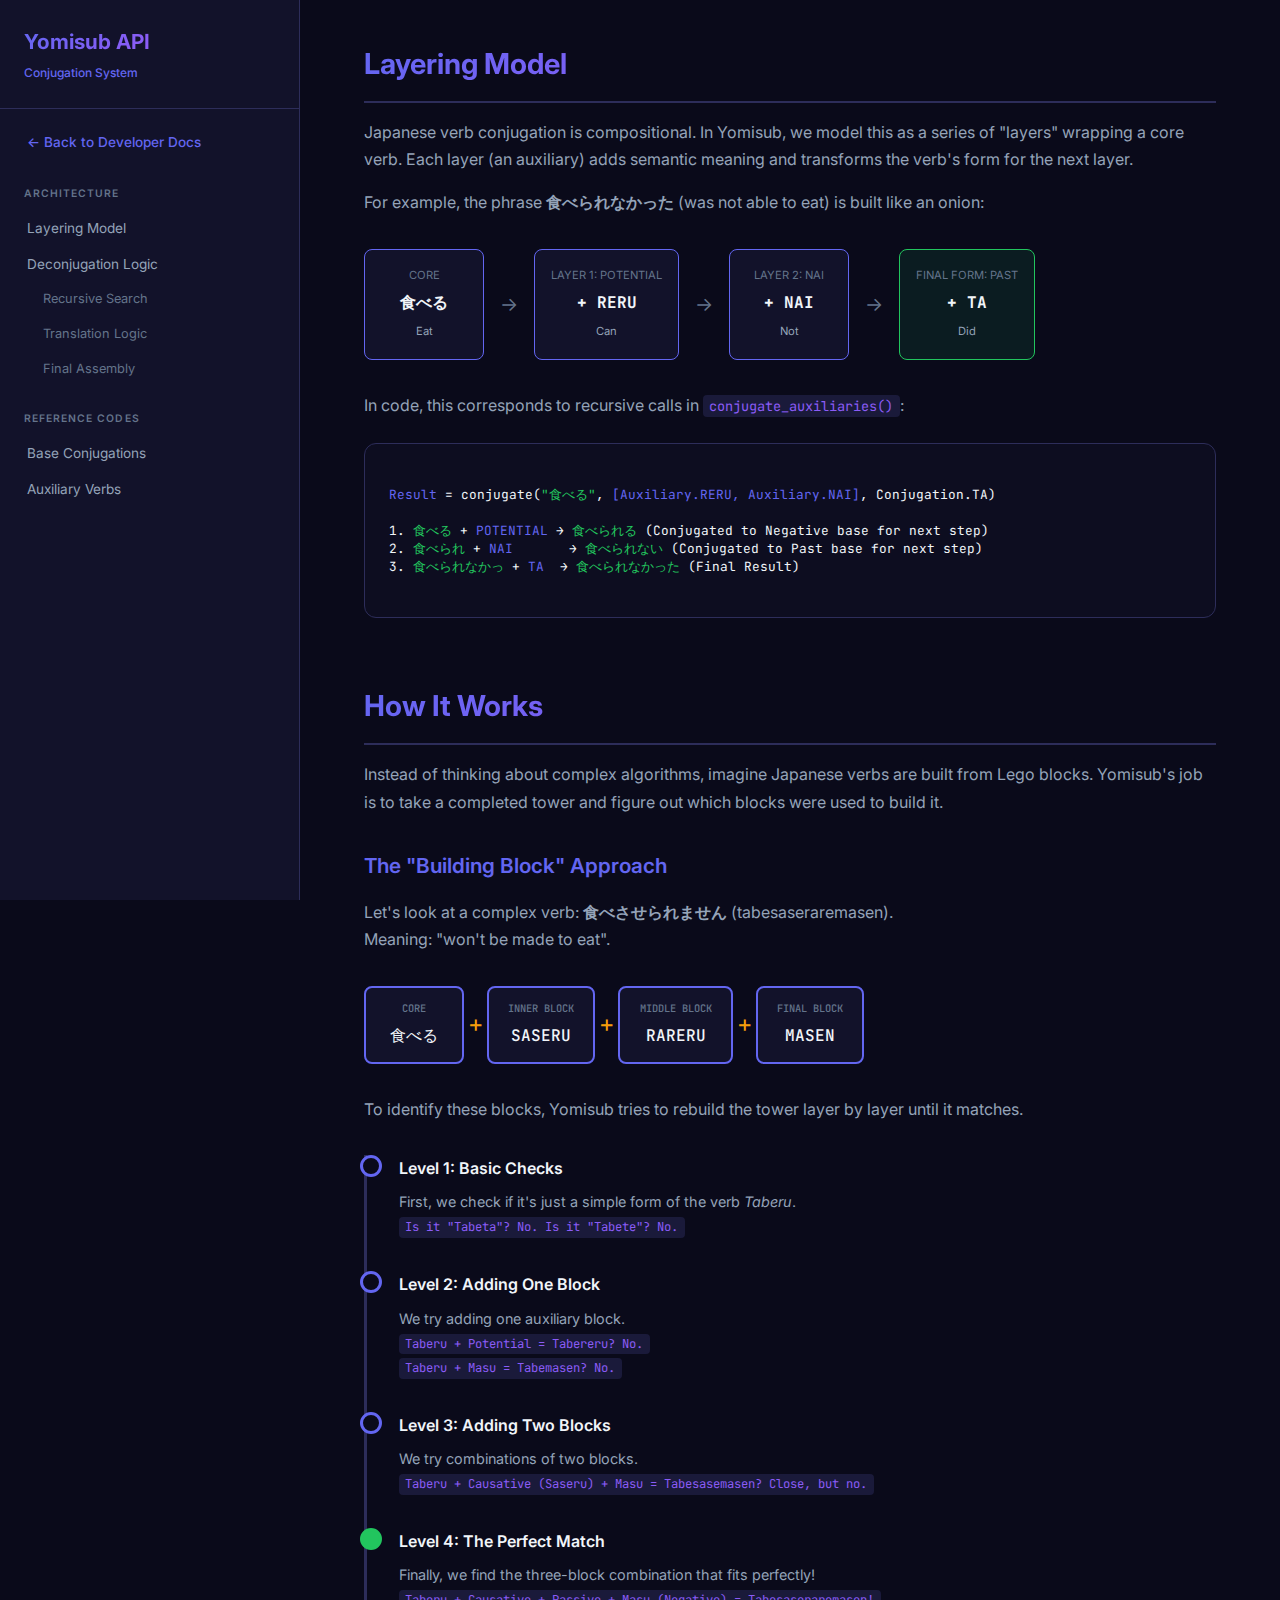
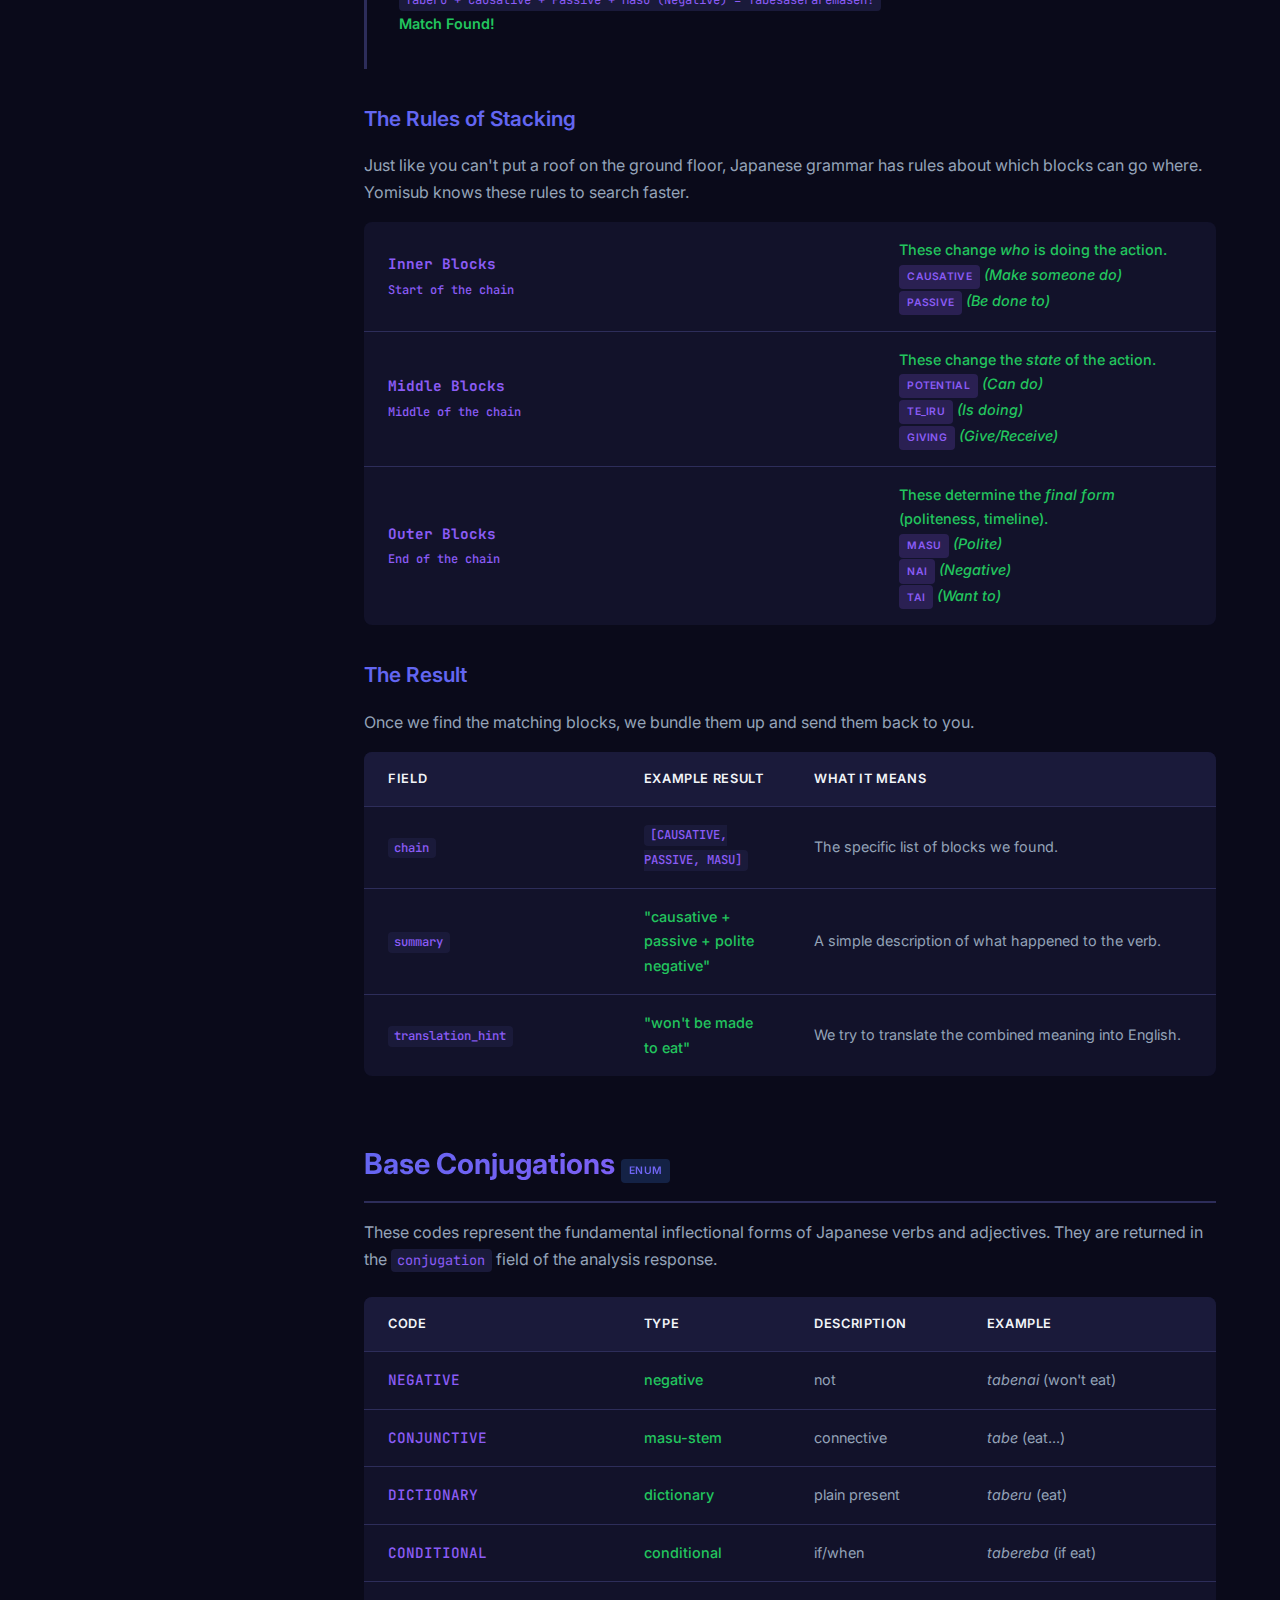
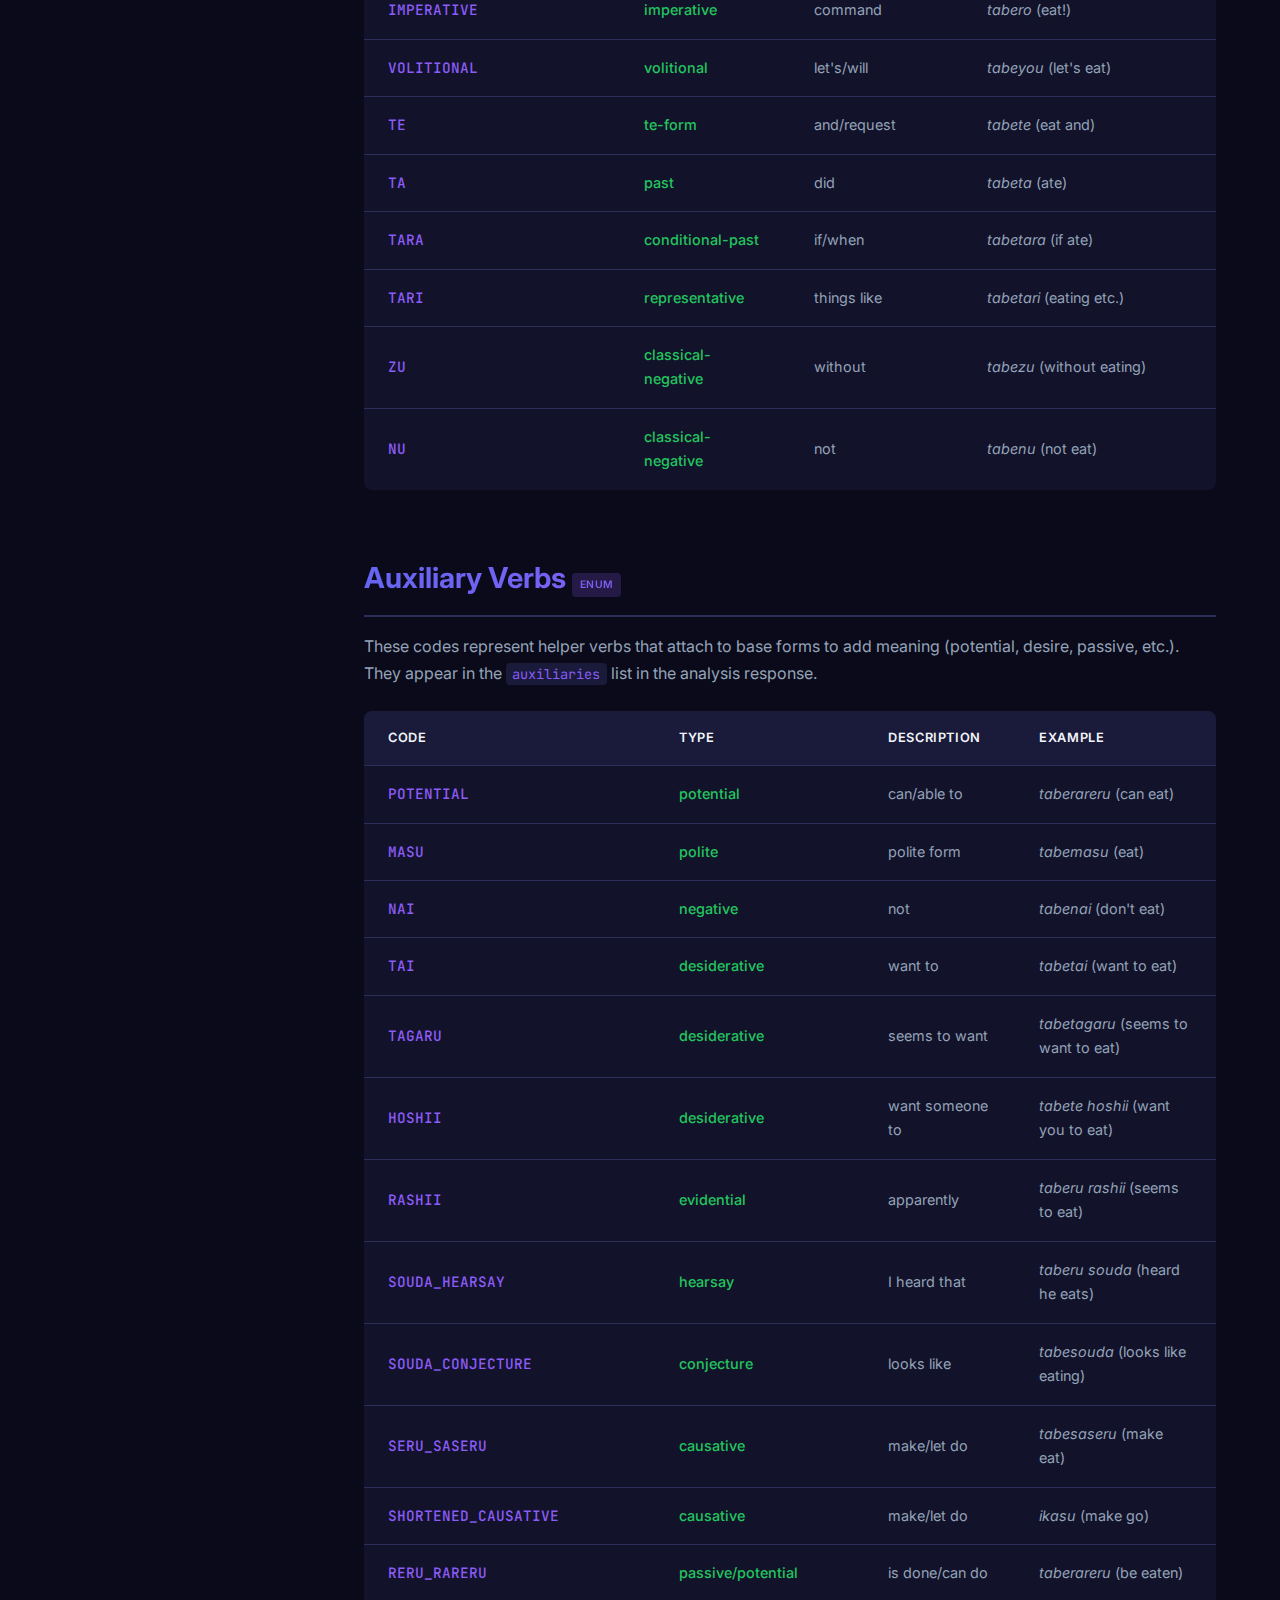
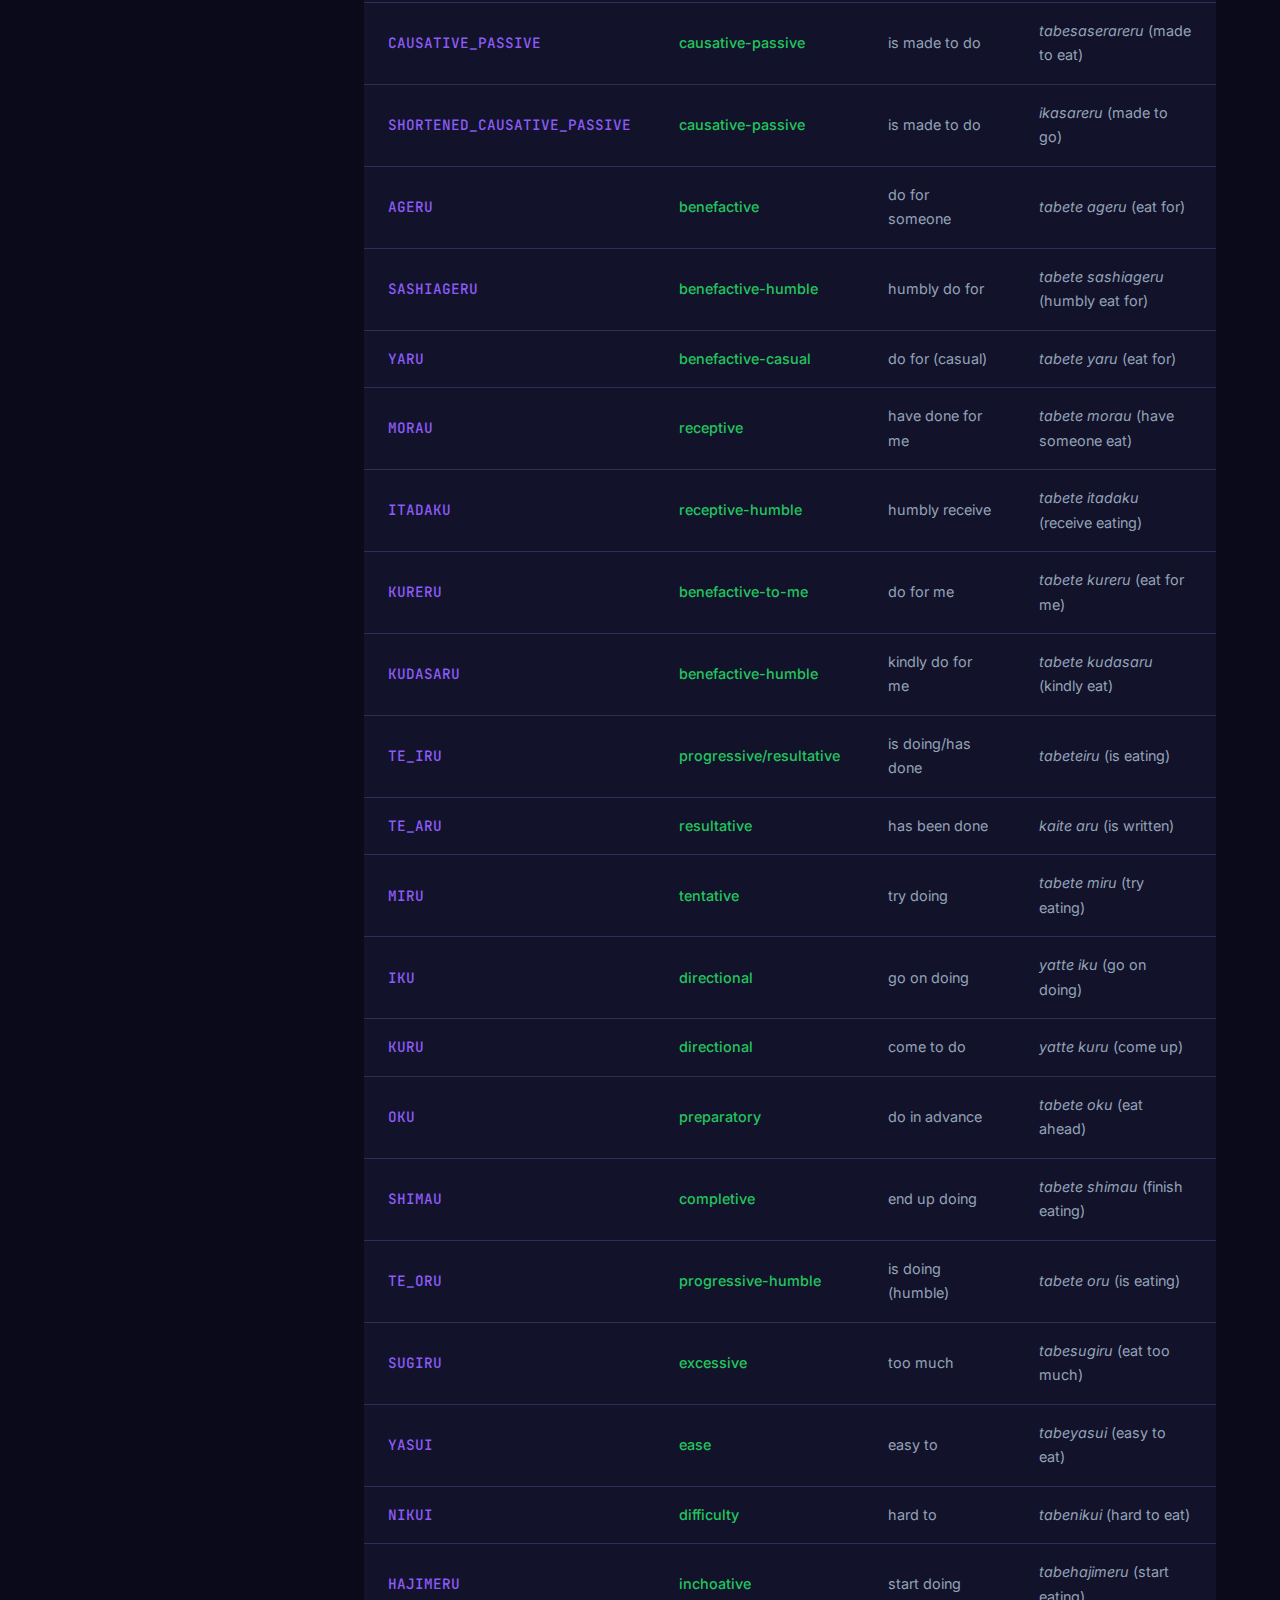
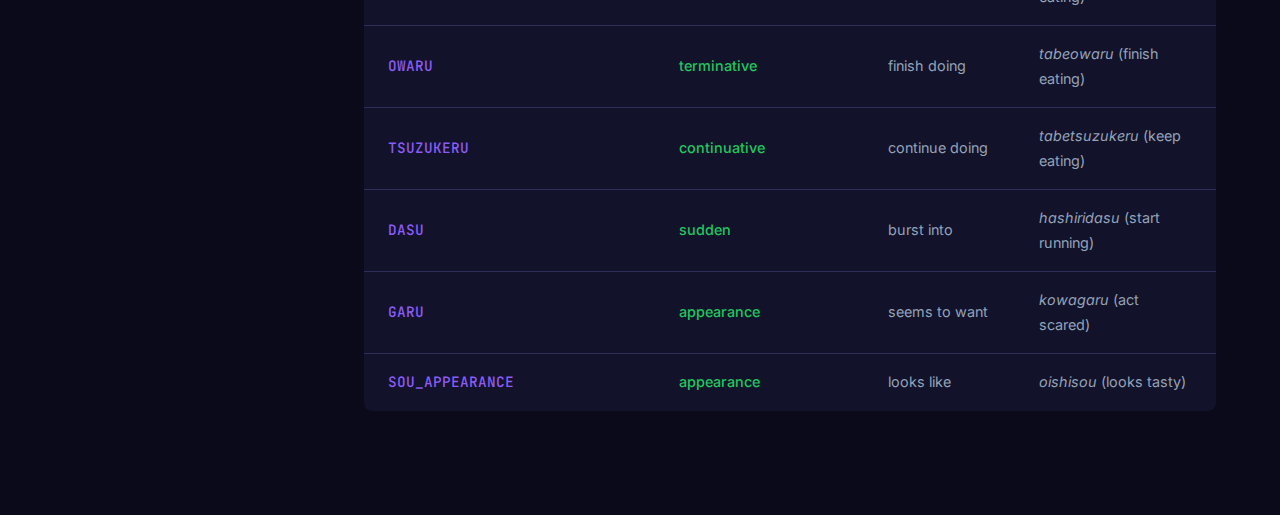
<file: docs/conjugation_codes.html>
<!DOCTYPE html>
<html lang="en">
<head>
    <meta charset="UTF-8">
    <meta name="viewport" content="width=device-width, initial-scale=1.0">
    <title>Yomisub API - Conjugation Architecture</title>
    <link href="https://fonts.googleapis.com/css2?family=Inter:wght@300;400;500;600;700&family=JetBrains+Mono:wght@400;500&display=swap" rel="stylesheet">
    <style>
        :root {
            --bg-primary: #0a0a1a;
            --bg-secondary: #12122a;
            --bg-tertiary: #1a1a3a;
            --bg-code: #0d0d20;
            --accent-primary: #6366f1;
            --accent-secondary: #8b5cf6;
            --accent-gradient: linear-gradient(135deg, #6366f1 0%, #8b5cf6 50%, #a855f7 100%);
            --text-primary: #f1f5f9;
            --text-secondary: #94a3b8;
            --text-muted: #64748b;
            --border-color: #2d2d5a;
            --success: #22c55e;
            --warning: #f59e0b;
            --info: #3b82f6;
            --error: #ef4444;
        }

        * {
            margin: 0;
            padding: 0;
            box-sizing: border-box;
        }

        body {
            font-family: 'Inter', -apple-system, BlinkMacSystemFont, sans-serif;
            background: var(--bg-primary);
            color: var(--text-primary);
            line-height: 1.7;
        }

        /* Navigation */
        nav {
            position: fixed;
            top: 0;
            left: 0;
            width: 300px;
            height: 100vh;
            background: var(--bg-secondary);
            border-right: 1px solid var(--border-color);
            padding: 1.5rem 0;
            overflow-y: auto;
            z-index: 100;
        }

        .nav-header {
            padding: 0 1.5rem 1.5rem;
            border-bottom: 1px solid var(--border-color);
        }

        .nav-header h1 {
            font-size: 1.3rem;
            font-weight: 700;
            background: var(--accent-gradient);
            -webkit-background-clip: text;
            -webkit-text-fill-color: transparent;
            background-clip: text;
        }

        .nav-header .subtitle {
            font-size: 0.75rem;
            color: var(--accent-primary);
            font-weight: 500;
            margin-top: 0.25rem;
        }

        .nav-section {
            margin: 1rem 0;
        }

        .nav-section-title {
            font-size: 0.65rem;
            font-weight: 600;
            text-transform: uppercase;
            letter-spacing: 0.1em;
            color: var(--text-muted);
            padding: 0.5rem 1.5rem;
        }

        .nav-link {
            display: block;
            padding: 0.4rem 1.5rem;
            color: var(--text-secondary);
            text-decoration: none;
            font-size: 0.85rem;
            transition: all 0.2s ease;
            border-left: 3px solid transparent;
        }

        .nav-link:hover {
            background: rgba(99, 102, 241, 0.1);
            color: var(--accent-primary);
            border-left-color: var(--accent-primary);
        }

        .nav-link.back {
            color: var(--accent-primary);
            font-weight: 500;
        }

        .nav-link.sub {
            padding-left: 2.5rem;
            font-size: 0.8rem;
            color: var(--text-muted);
        }

        /* Main Content */
        main {
            margin-left: 300px;
            padding: 2.5rem 4rem;
            max-width: 1100px;
        }

        section {
            margin-bottom: 4rem;
            animation: fadeIn 0.5s ease-out;
        }

        h2 {
            font-size: 1.8rem;
            font-weight: 700;
            margin-bottom: 1rem;
            padding-bottom: 0.75rem;
            border-bottom: 2px solid var(--border-color);
            background: var(--accent-gradient);
            -webkit-background-clip: text;
            -webkit-text-fill-color: transparent;
            background-clip: text;
        }
        
        h3 {
            font-size: 1.3rem;
            font-weight: 600;
            margin: 2rem 0 1rem;
            color: var(--accent-primary);
        }

        p {
            margin-bottom: 1rem;
            color: var(--text-secondary);
        }

        /* Diagram Box */
        .diagram {
            background: var(--bg-code);
            border: 1px solid var(--border-color);
            border-radius: 12px;
            padding: 1.5rem;
            margin: 1.5rem 0;
            font-family: 'JetBrains Mono', monospace;
            font-size: 0.8rem;
            line-height: 1.4;
            overflow-x: auto;
            white-space: pre;
        }

        .diagram .box { color: var(--accent-primary); }
        .diagram .arrow { color: var(--warning); }
        .diagram .label { color: var(--success); }
        
        /* Layer Visualization */
        .layer-viz {
            display: flex;
            align-items: center;
            gap: 1rem;
            margin: 2rem 0;
            flex-wrap: wrap;
        }
        
        .layer-node {
            background: var(--bg-secondary);
            border: 1px solid var(--accent-primary);
            border-radius: 8px;
            padding: 1rem;
            position: relative;
            min-width: 120px;
            text-align: center;
        }
        
        .layer-node small {
            display: block;
            margin-bottom: 0.25rem;
            color: var(--text-muted);
            font-size: 0.7rem;
            text-transform: uppercase;
        }
        
        .layer-node strong {
            color: var(--text-primary);
            font-family: 'JetBrains Mono', monospace;
        }
        
        .layer-arrow {
            color: var(--text-muted);
            font-size: 1.2rem;
        }
        
        .layer-result {
            background: rgba(34, 197, 94, 0.1);
            border-color: var(--success);
        }

        /* Tables */
        table {
            width: 100%;
            border-collapse: collapse;
            margin: 1.5rem 0;
            font-size: 0.9rem;
            background: var(--bg-secondary);
            border-radius: 8px;
            overflow: hidden;
        }

        th, td {
            padding: 1rem 1.5rem;
            text-align: left;
            border-bottom: 1px solid var(--border-color);
        }

        th {
            background: var(--bg-tertiary);
            font-weight: 600;
            color: var(--text-primary);
            font-size: 0.8rem;
            text-transform: uppercase;
            letter-spacing: 0.05em;
        }

        td {
            color: var(--text-secondary);
        }

        td:first-child {
            color: var(--accent-secondary);
            font-family: 'JetBrains Mono', monospace;
            font-weight: 500;
            width: 30%;
        }
        
        td:nth-child(2) {
            color: var(--success);
            font-weight: 500;
            width: 20%;
        }

        tr:last-child td {
            border-bottom: none;
        }

        tr:hover td {
            background: rgba(99, 102, 241, 0.05);
        }

        /* Tags */
        .tag {
            display: inline-block;
            font-size: 0.65rem;
            font-weight: 600;
            padding: 0.2rem 0.5rem;
            border-radius: 4px;
            text-transform: uppercase;
            letter-spacing: 0.03em;
        }

        .tag-base { background: rgba(59, 130, 246, 0.2); color: var(--info); }
        .tag-aux { background: rgba(139, 92, 246, 0.2); color: var(--accent-secondary); }

        /* Animation */
        @keyframes fadeIn {
            from { opacity: 0; transform: translateY(10px); }
            to { opacity: 1; transform: translateY(0); }
        }

        /* Scrollbar */
        ::-webkit-scrollbar { width: 8px; height: 8px; }
        ::-webkit-scrollbar-track { background: var(--bg-primary); }
        ::-webkit-scrollbar-thumb { background: var(--border-color); border-radius: 4px; }
        ::-webkit-scrollbar-thumb:hover { background: var(--text-muted); }

        /* Cards */
        .card {
            background: var(--bg-secondary);
            border: 1px solid var(--border-color);
            border-radius: 12px;
            padding: 1.5rem;
            margin: 1.5rem 0;
        }

        .card-header {
            display: flex;
            align-items: center;
            gap: 0.75rem;
            margin-bottom: 1rem;
        }

        .card h4 {
            margin: 0;
            color: var(--text-primary);
        }

        code {
            font-family: 'JetBrains Mono', monospace;
            background: var(--bg-tertiary);
            padding: 0.15rem 0.4rem;
            border-radius: 4px;
            font-size: 0.85em;
            color: var(--accent-secondary);
        }

        /* Visual Components */
        .puzzle-container {
            display: flex;
            gap: 4px;
            margin: 2rem 0;
            flex-wrap: wrap;
            align-items: center;
        }

        .puzzle-piece {
            padding: 0.8rem 1.2rem;
            background: var(--bg-secondary);
            border: 2px solid var(--accent-primary);
            border-radius: 8px;
            color: var(--text-primary);
            font-family: 'JetBrains Mono', monospace;
            font-weight: 500;
            display: flex;
            flex-direction: column;
            align-items: center;
            min-width: 100px;
            position: relative;
        }

        .puzzle-piece small {
            font-size: 0.65rem;
            color: var(--text-muted);
            text-transform: uppercase;
            margin-bottom: 0.25rem;
        }

        .puzzle-arrow {
            color: var(--warning);
            font-size: 1.5rem;
        }

        .step-viz {
            border-left: 3px solid var(--border-color);
            padding-left: 2rem;
            margin: 2rem 0;
        }

        .step-item {
            position: relative;
            padding-bottom: 2rem;
        }

        .step-item::before {
            content: '';
            position: absolute;
            left: -2.45rem;
            top: 0;
            width: 1rem;
            height: 1rem;
            background: var(--bg-primary);
            border: 3px solid var(--accent-primary);
            border-radius: 50%;
        }

        .step-item.found::before {
            border-color: var(--success);
            background: var(--success);
        }

        .step-title {
            font-weight: 600;
            color: var(--text-primary);
            margin-bottom: 0.5rem;
        }

        .step-desc {
            font-size: 0.9rem;
            color: var(--text-secondary);
        }

        /* Responsive */
        @media (max-width: 1000px) {
            nav { transform: translateX(-100%); }
            main { margin-left: 0; padding: 2rem; }
        }
    </style>
</head>
<body>
    <nav>
        <div class="nav-header">
            <h1>Yomisub API</h1>
            <div class="subtitle">Conjugation System</div>
        </div>

        <div class="nav-section">
            <a href="developer.html" class="nav-link back">← Back to Developer Docs</a>
        </div>
        
        <div class="nav-section">
            <div class="nav-section-title">Architecture</div>
            <a href="#layering-model" class="nav-link">Layering Model</a>
            <a href="#deconjugation-logic" class="nav-link">Deconjugation Logic</a>
            <a href="#recursive-processing" class="nav-link sub">Recursive Search</a>
            <a href="#translation-logic" class="nav-link sub">Translation Logic</a>
            <a href="#final-assembly" class="nav-link sub">Final Assembly</a>
        </div>

        <div class="nav-section">
            <div class="nav-section-title">Reference Codes</div>
            <a href="#base-conjugations" class="nav-link">Base Conjugations</a>
            <a href="#auxiliary-verbs" class="nav-link">Auxiliary Verbs</a>
        </div>
    </nav>

    <main>
        <!-- Layering Model -->
        <section id="layering-model">
            <h2>Layering Model</h2>
            <p>Japanese verb conjugation is compositional. In Yomisub, we model this as a series of "layers" wrapping a core verb. Each layer (an auxiliary) adds semantic meaning and transforms the verb's form for the next layer.</p>
            
            <p>For example, the phrase <strong>食べられなかった</strong> (was not able to eat) is built like an onion:</p>
            
            <div class="layer-viz">
                <div class="layer-node">
                    <small>Core</small>
                    <strong>食べる</strong>
                    <br><span style="font-size: 0.7rem; color: var(--text-secondary)">Eat</span>
                </div>
                <div class="layer-arrow">→</div>
                <div class="layer-node">
                    <small>Layer 1: Potential</small>
                    <strong>+ RERU</strong>
                    <br><span style="font-size: 0.7rem; color: var(--text-secondary)">Can</span>
                </div>
                <div class="layer-arrow">→</div>
                <div class="layer-node">
                    <small>Layer 2: Nai</small>
                    <strong>+ NAI</strong>
                    <br><span style="font-size: 0.7rem; color: var(--text-secondary)">Not</span>
                </div>
                <div class="layer-arrow">→</div>
                <div class="layer-node layer-result">
                    <small>Final Form: Past</small>
                    <strong>+ TA</strong>
                    <br><span style="font-size: 0.7rem; color: var(--text-secondary)">Did</span>
                </div>
            </div>

            <p>In code, this corresponds to recursive calls in <code>conjugate_auxiliaries()</code>:</p>
            <div class="diagram">
<span class="box">Result</span> = conjugate(<span class="label">"食べる"</span>, <span class="box">[Auxiliary.RERU, Auxiliary.NAI]</span>, <span class="warning">Conjugation.TA</span>)

1. <span class="label">食べる</span> + <span class="box">POTENTIAL</span> → <span class="label">食べられる</span> (Conjugated to Negative base for next step)
2. <span class="label">食べられ</span> + <span class="box">NAI</span>       → <span class="label">食べられない</span> (Conjugated to Past base for next step)
3. <span class="label">食べられなかっ</span> + <span class="box">TA</span>  → <span class="label">食べられなかった</span> (Final Result)
            </div>
        </section>

        <!-- Deconjugation Logic -->
        <section id="deconjugation-logic">
            <h2>How It Works</h2>
            <p>Instead of thinking about complex algorithms, imagine Japanese verbs are built from Lego blocks. Yomisub's job is to take a completed tower and figure out which blocks were used to build it.</p>
            
            <h3 id="recursive-processing">The "Building Block" Approach</h3>
            <p>Let's look at a complex verb: <strong>食べさせられません</strong> (tabesaseraremasen). <br>Meaning: "won't be made to eat".</p>

            <div class="puzzle-container">
                <div class="puzzle-piece">
                    <small>Core</small>
                    食べる
                </div>
                <div class="puzzle-arrow">+</div>
                <div class="puzzle-piece">
                    <small>Inner Block</small>
                    SASERU
                </div>
                <div class="puzzle-arrow">+</div>
                <div class="puzzle-piece">
                    <small>Middle Block</small>
                    RARERU
                </div>
                <div class="puzzle-arrow">+</div>
                <div class="puzzle-piece">
                    <small>Final Block</small>
                    MASEN
                </div>
            </div>

            <p>To identify these blocks, Yomisub tries to rebuild the tower layer by layer until it matches.</p>

            <div class="step-viz">
                <div class="step-item">
                    <div class="step-title">Level 1: Basic Checks</div>
                    <div class="step-desc">First, we check if it's just a simple form of the verb <em>Taberu</em>.
                    <br><code>Is it "Tabeta"? No. Is it "Tabete"? No.</code></div>
                </div>
                
                <div class="step-item">
                    <div class="step-title">Level 2: Adding One Block</div>
                    <div class="step-desc">We try adding one auxiliary block.
                    <br><code>Taberu + Potential = Tabereru? No.</code>
                    <br><code>Taberu + Masu = Tabemasen? No.</code></div>
                </div>

                <div class="step-item">
                    <div class="step-title">Level 3: Adding Two Blocks</div>
                    <div class="step-desc">We try combinations of two blocks.
                    <br><code>Taberu + Causative (Saseru) + Masu = Tabesasemasen? Close, but no.</code></div>
                </div>

                <div class="step-item found">
                    <div class="step-title">Level 4: The Perfect Match</div>
                    <div class="step-desc">Finally, we find the three-block combination that fits perfectly!
                    <br><code>Taberu + Causative + Passive + Masu (Negative) = Tabesaseraremasen!</code>
                    <br><span style="color: var(--success); font-weight: 600;">Match Found!</span></div>
                </div>
            </div>
            
            <h3 id="structural-rules">The Rules of Stacking</h3>
            <p>Just like you can't put a roof on the ground floor, Japanese grammar has rules about which blocks can go where. Yomisub knows these rules to search faster.</p>

            <table style="margin-top: 1rem">
                <tr>
                    <td style="width: 150px"><strong>Inner Blocks</strong><br><small>Start of the chain</small></td>
                    <td>
                        These change <em>who</em> is doing the action.<br>
                        <span class="tag tag-aux">CAUSATIVE</span> <em>(Make someone do)</em><br>
                        <span class="tag tag-aux">PASSIVE</span> <em>(Be done to)</em>
                    </td>
                </tr>
                <tr>
                    <td><strong>Middle Blocks</strong><br><small>Middle of the chain</small></td>
                    <td>
                        These change the <em>state</em> of the action.<br>
                        <span class="tag tag-aux">POTENTIAL</span> <em>(Can do)</em><br>
                        <span class="tag tag-aux">TE_IRU</span> <em>(Is doing)</em><br>
                        <span class="tag tag-aux">GIVING</span> <em>(Give/Receive)</em>
                    </td>
                </tr>
                <tr>
                    <td><strong>Outer Blocks</strong><br><small>End of the chain</small></td>
                    <td>
                        These determine the <em>final form</em> (politeness, timeline).<br>
                        <span class="tag tag-aux">MASU</span> <em>(Polite)</em><br>
                        <span class="tag tag-aux">NAI</span> <em>(Negative)</em><br>
                        <span class="tag tag-aux">TAI</span> <em>(Want to)</em>
                    </td>
                </tr>
            </table>

            <h3 id="final-assembly">The Result</h3>
            <p>Once we find the matching blocks, we bundle them up and send them back to you.</p>
            
            <table style="width: 100%; margin-top: 1rem;">
                <tr>
                    <th>Field</th>
                    <th>Example Result</th>
                    <th>What it means</th>
                </tr>
                <tr>
                    <td><code>chain</code></td>
                    <td><code>[CAUSATIVE, PASSIVE, MASU]</code></td>
                    <td>The specific list of blocks we found.</td>
                </tr>
                <tr>
                    <td><code>summary</code></td>
                    <td>"causative + passive + polite negative"</td>
                    <td>A simple description of what happened to the verb.</td>
                </tr>
                <tr>
                    <td><code>translation_hint</code></td>
                    <td>"won't be made to eat"</td>
                    <td>We try to translate the combined meaning into English.</td>
                </tr>
            </table>
        </section>
        <!-- Base Conjugations -->
        <section id="base-conjugations">
            <h2>Base Conjugations <span class="tag tag-base">Enum</span></h2>
            <p>These codes represent the fundamental inflectional forms of Japanese verbs and adjectives. They are returned in the <code>conjugation</code> field of the analysis response.</p>
            
            <table>
                <thead>
                    <tr>
                        <th>Code</th>
                        <th>Type</th>
                        <th>Description</th>
                        <th>Example</th>
                    </tr>
                </thead>
                <tbody>
                    <tr><td>NEGATIVE</td><td>negative</td><td>not</td><td><em>tabenai</em> (won't eat)</td></tr>
                    <tr><td>CONJUNCTIVE</td><td>masu-stem</td><td>connective</td><td><em>tabe</em> (eat...)</td></tr>
                    <tr><td>DICTIONARY</td><td>dictionary</td><td>plain present</td><td><em>taberu</em> (eat)</td></tr>
                    <tr><td>CONDITIONAL</td><td>conditional</td><td>if/when</td><td><em>tabereba</em> (if eat)</td></tr>
                    <tr><td>IMPERATIVE</td><td>imperative</td><td>command</td><td><em>tabero</em> (eat!)</td></tr>
                    <tr><td>VOLITIONAL</td><td>volitional</td><td>let's/will</td><td><em>tabeyou</em> (let's eat)</td></tr>
                    <tr><td>TE</td><td>te-form</td><td>and/request</td><td><em>tabete</em> (eat and)</td></tr>
                    <tr><td>TA</td><td>past</td><td>did</td><td><em>tabeta</em> (ate)</td></tr>
                    <tr><td>TARA</td><td>conditional-past</td><td>if/when</td><td><em>tabetara</em> (if ate)</td></tr>
                    <tr><td>TARI</td><td>representative</td><td>things like</td><td><em>tabetari</em> (eating etc.)</td></tr>
                    <tr><td>ZU</td><td>classical-negative</td><td>without</td><td><em>tabezu</em> (without eating)</td></tr>
                    <tr><td>NU</td><td>classical-negative</td><td>not</td><td><em>tabenu</em> (not eat)</td></tr>
                </tbody>
            </table>
        </section>

        <!-- Auxiliary Verbs -->
        <section id="auxiliary-verbs">
            <h2>Auxiliary Verbs <span class="tag tag-aux">Enum</span></h2>
            <p>These codes represent helper verbs that attach to base forms to add meaning (potential, desire, passive, etc.). They appear in the <code>auxiliaries</code> list in the analysis response.</p>
            
            <table>
                <thead>
                    <tr>
                        <th>Code</th>
                        <th>Type</th>
                        <th>Description</th>
                        <th>Example</th>
                    </tr>
                </thead>
                <tbody>
                    <tr><td>POTENTIAL</td><td>potential</td><td>can/able to</td><td><em>taberareru</em> (can eat)</td></tr>
                    <tr><td>MASU</td><td>polite</td><td>polite form</td><td><em>tabemasu</em> (eat)</td></tr>
                    <tr><td>NAI</td><td>negative</td><td>not</td><td><em>tabenai</em> (don't eat)</td></tr>
                    <tr><td>TAI</td><td>desiderative</td><td>want to</td><td><em>tabetai</em> (want to eat)</td></tr>
                    <tr><td>TAGARU</td><td>desiderative</td><td>seems to want</td><td><em>tabetagaru</em> (seems to want to eat)</td></tr>
                    <tr><td>HOSHII</td><td>desiderative</td><td>want someone to</td><td><em>tabete hoshii</em> (want you to eat)</td></tr>
                    <tr><td>RASHII</td><td>evidential</td><td>apparently</td><td><em>taberu rashii</em> (seems to eat)</td></tr>
                    <tr><td>SOUDA_HEARSAY</td><td>hearsay</td><td>I heard that</td><td><em>taberu souda</em> (heard he eats)</td></tr>
                    <tr><td>SOUDA_CONJECTURE</td><td>conjecture</td><td>looks like</td><td><em>tabesouda</em> (looks like eating)</td></tr>
                    <tr><td>SERU_SASERU</td><td>causative</td><td>make/let do</td><td><em>tabesaseru</em> (make eat)</td></tr>
                    <tr><td>SHORTENED_CAUSATIVE</td><td>causative</td><td>make/let do</td><td><em>ikasu</em> (make go)</td></tr>
                    <tr><td>RERU_RARERU</td><td>passive/potential</td><td>is done/can do</td><td><em>taberareru</em> (be eaten)</td></tr>
                    <tr><td>CAUSATIVE_PASSIVE</td><td>causative-passive</td><td>is made to do</td><td><em>tabesaserareru</em> (made to eat)</td></tr>
                    <tr><td>SHORTENED_CAUSATIVE_PASSIVE</td><td>causative-passive</td><td>is made to do</td><td><em>ikasareru</em> (made to go)</td></tr>
                    <tr><td>AGERU</td><td>benefactive</td><td>do for someone</td><td><em>tabete ageru</em> (eat for)</td></tr>
                    <tr><td>SASHIAGERU</td><td>benefactive-humble</td><td>humbly do for</td><td><em>tabete sashiageru</em> (humbly eat for)</td></tr>
                    <tr><td>YARU</td><td>benefactive-casual</td><td>do for (casual)</td><td><em>tabete yaru</em> (eat for)</td></tr>
                    <tr><td>MORAU</td><td>receptive</td><td>have done for me</td><td><em>tabete morau</em> (have someone eat)</td></tr>
                    <tr><td>ITADAKU</td><td>receptive-humble</td><td>humbly receive</td><td><em>tabete itadaku</em> (receive eating)</td></tr>
                    <tr><td>KURERU</td><td>benefactive-to-me</td><td>do for me</td><td><em>tabete kureru</em> (eat for me)</td></tr>
                    <tr><td>KUDASARU</td><td>benefactive-humble</td><td>kindly do for me</td><td><em>tabete kudasaru</em> (kindly eat)</td></tr>
                    <tr><td>TE_IRU</td><td>progressive/resultative</td><td>is doing/has done</td><td><em>tabeteiru</em> (is eating)</td></tr>
                    <tr><td>TE_ARU</td><td>resultative</td><td>has been done</td><td><em>kaite aru</em> (is written)</td></tr>
                    <tr><td>MIRU</td><td>tentative</td><td>try doing</td><td><em>tabete miru</em> (try eating)</td></tr>
                    <tr><td>IKU</td><td>directional</td><td>go on doing</td><td><em>yatte iku</em> (go on doing)</td></tr>
                    <tr><td>KURU</td><td>directional</td><td>come to do</td><td><em>yatte kuru</em> (come up)</td></tr>
                    <tr><td>OKU</td><td>preparatory</td><td>do in advance</td><td><em>tabete oku</em> (eat ahead)</td></tr>
                    <tr><td>SHIMAU</td><td>completive</td><td>end up doing</td><td><em>tabete shimau</em> (finish eating)</td></tr>
                    <tr><td>TE_ORU</td><td>progressive-humble</td><td>is doing (humble)</td><td><em>tabete oru</em> (is eating)</td></tr>
                    <tr><td>SUGIRU</td><td>excessive</td><td>too much</td><td><em>tabesugiru</em> (eat too much)</td></tr>
                    <tr><td>YASUI</td><td>ease</td><td>easy to</td><td><em>tabeyasui</em> (easy to eat)</td></tr>
                    <tr><td>NIKUI</td><td>difficulty</td><td>hard to</td><td><em>tabenikui</em> (hard to eat)</td></tr>
                    <tr><td>HAJIMERU</td><td>inchoative</td><td>start doing</td><td><em>tabehajimeru</em> (start eating)</td></tr>
                    <tr><td>OWARU</td><td>terminative</td><td>finish doing</td><td><em>tabeowaru</em> (finish eating)</td></tr>
                    <tr><td>TSUZUKERU</td><td>continuative</td><td>continue doing</td><td><em>tabetsuzukeru</em> (keep eating)</td></tr>
                    <tr><td>DASU</td><td>sudden</td><td>burst into</td><td><em>hashiridasu</em> (start running)</td></tr>
                    <tr><td>GARU</td><td>appearance</td><td>seems to want</td><td><em>kowagaru</em> (act scared)</td></tr>
                    <tr><td>SOU_APPEARANCE</td><td>appearance</td><td>looks like</td><td><em>oishisou</em> (looks tasty)</td></tr>
                </tbody>
            </table>
        </section>
    </main>
</body>
</html>
</file>
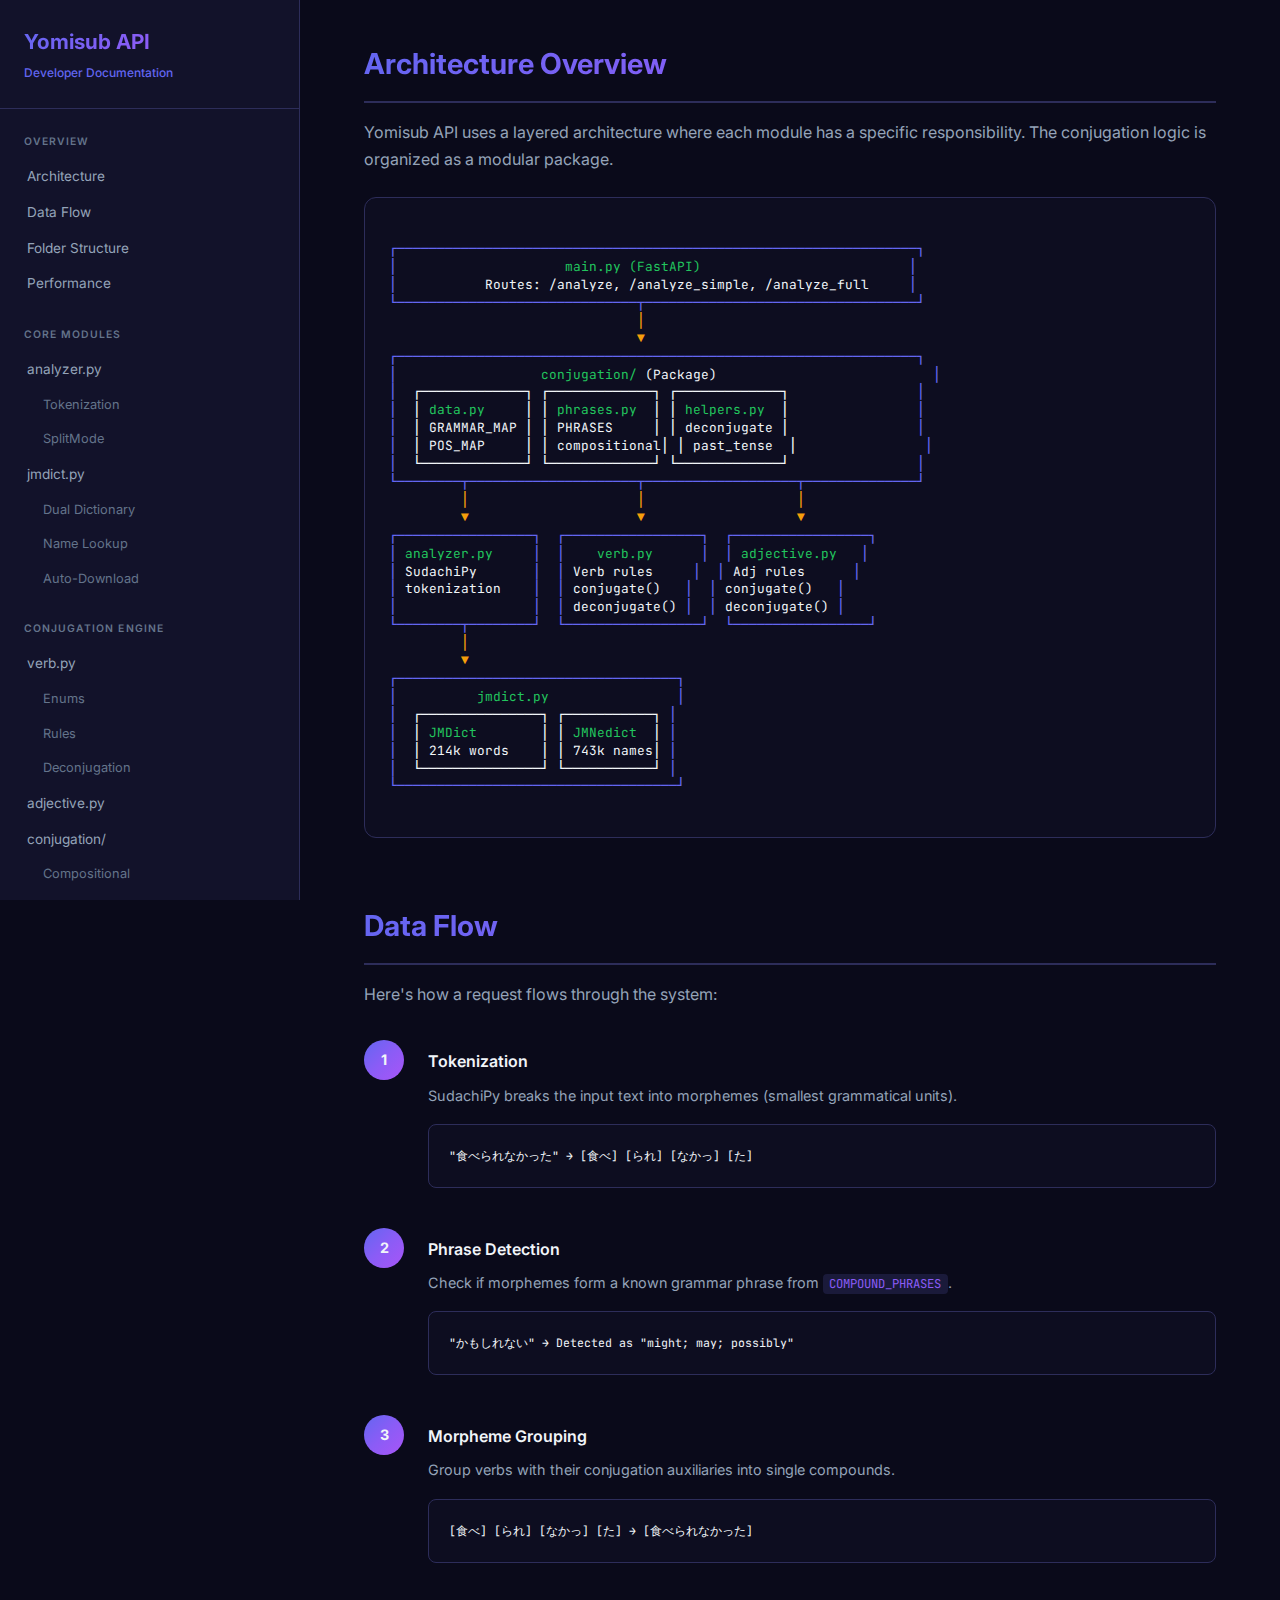
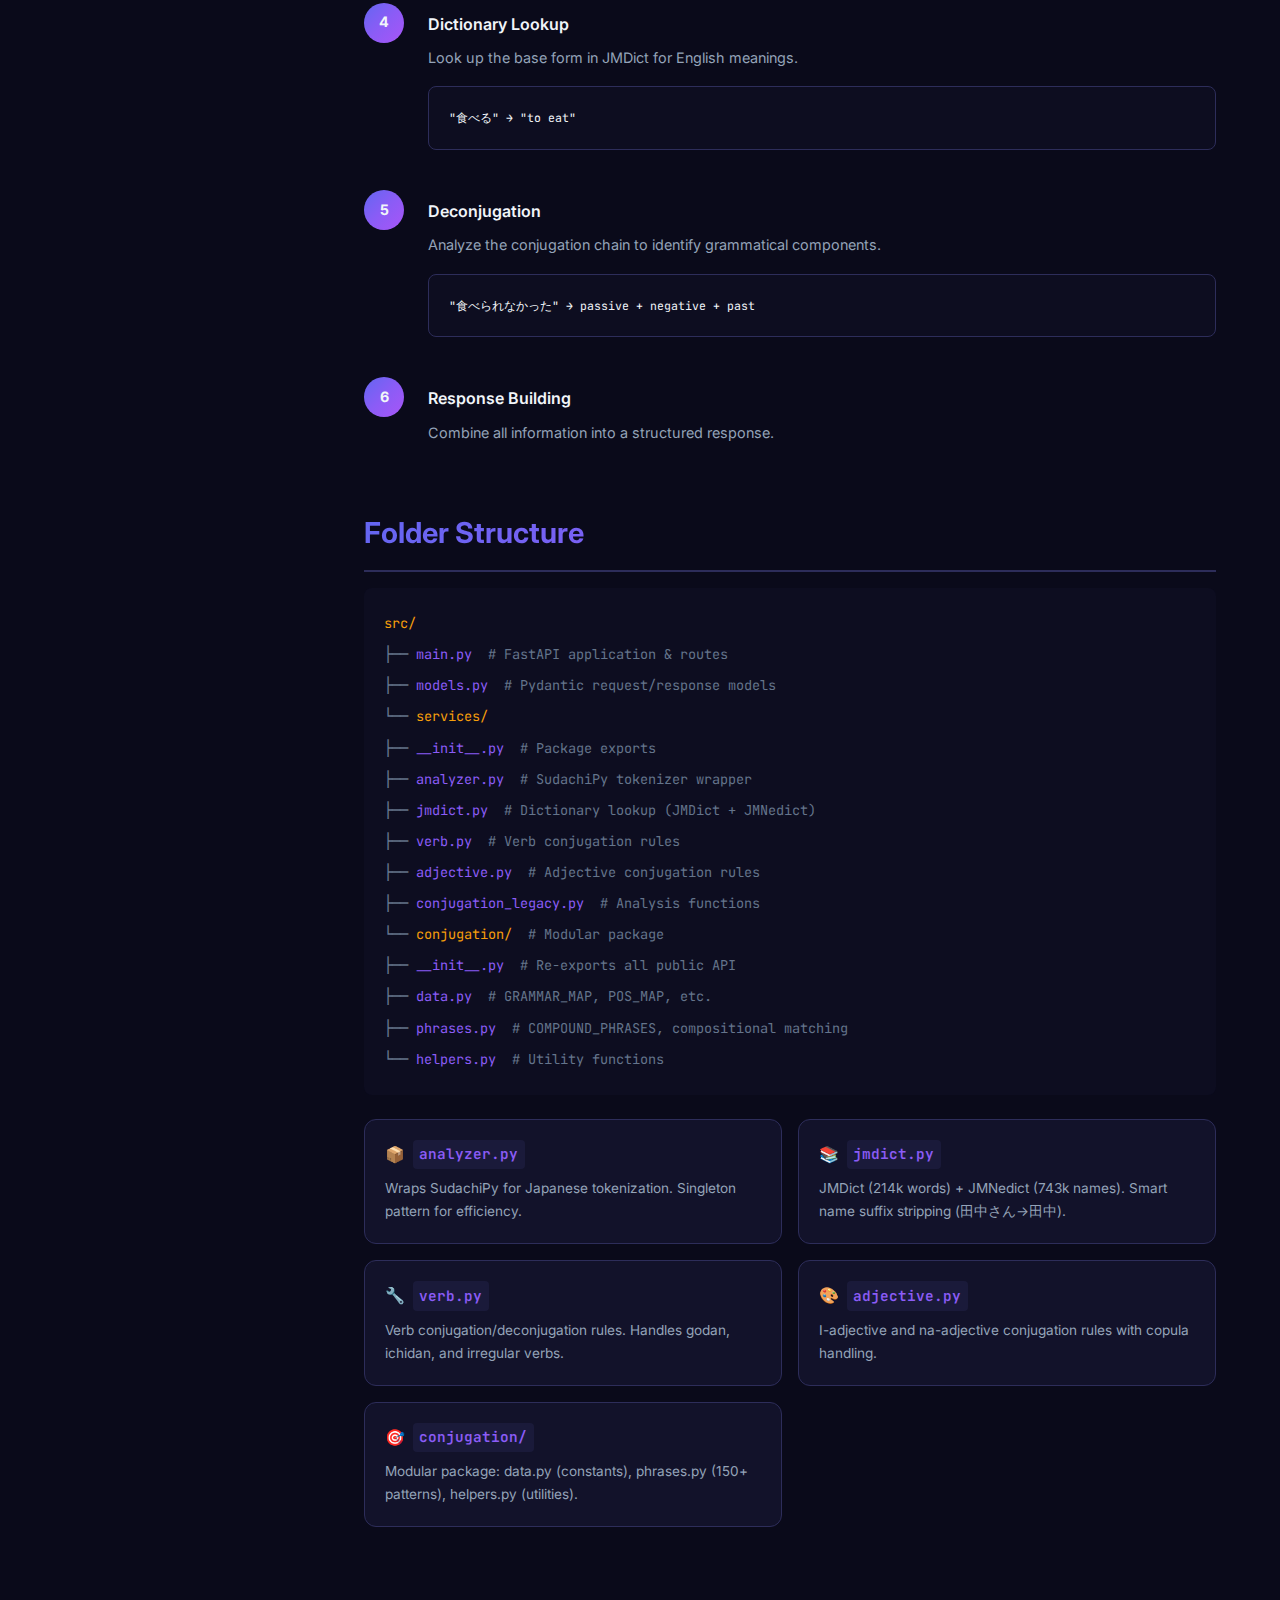
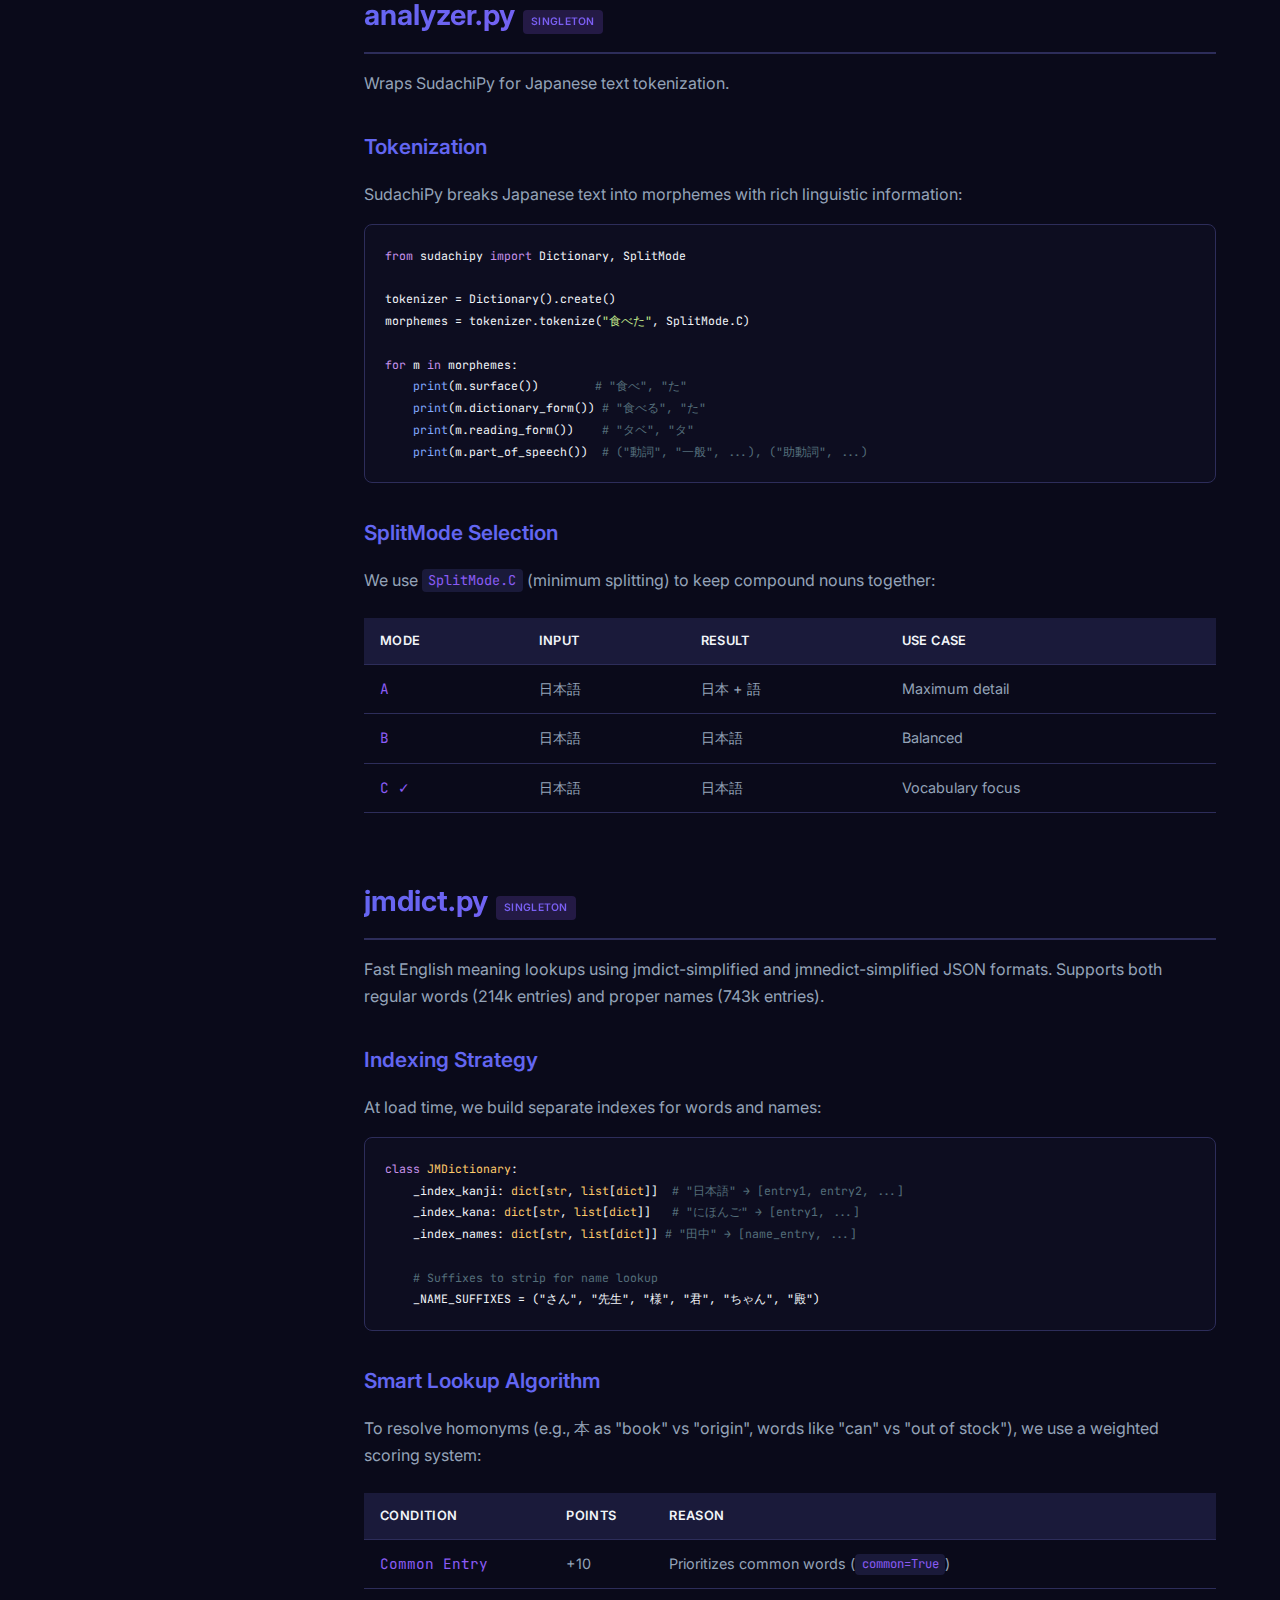
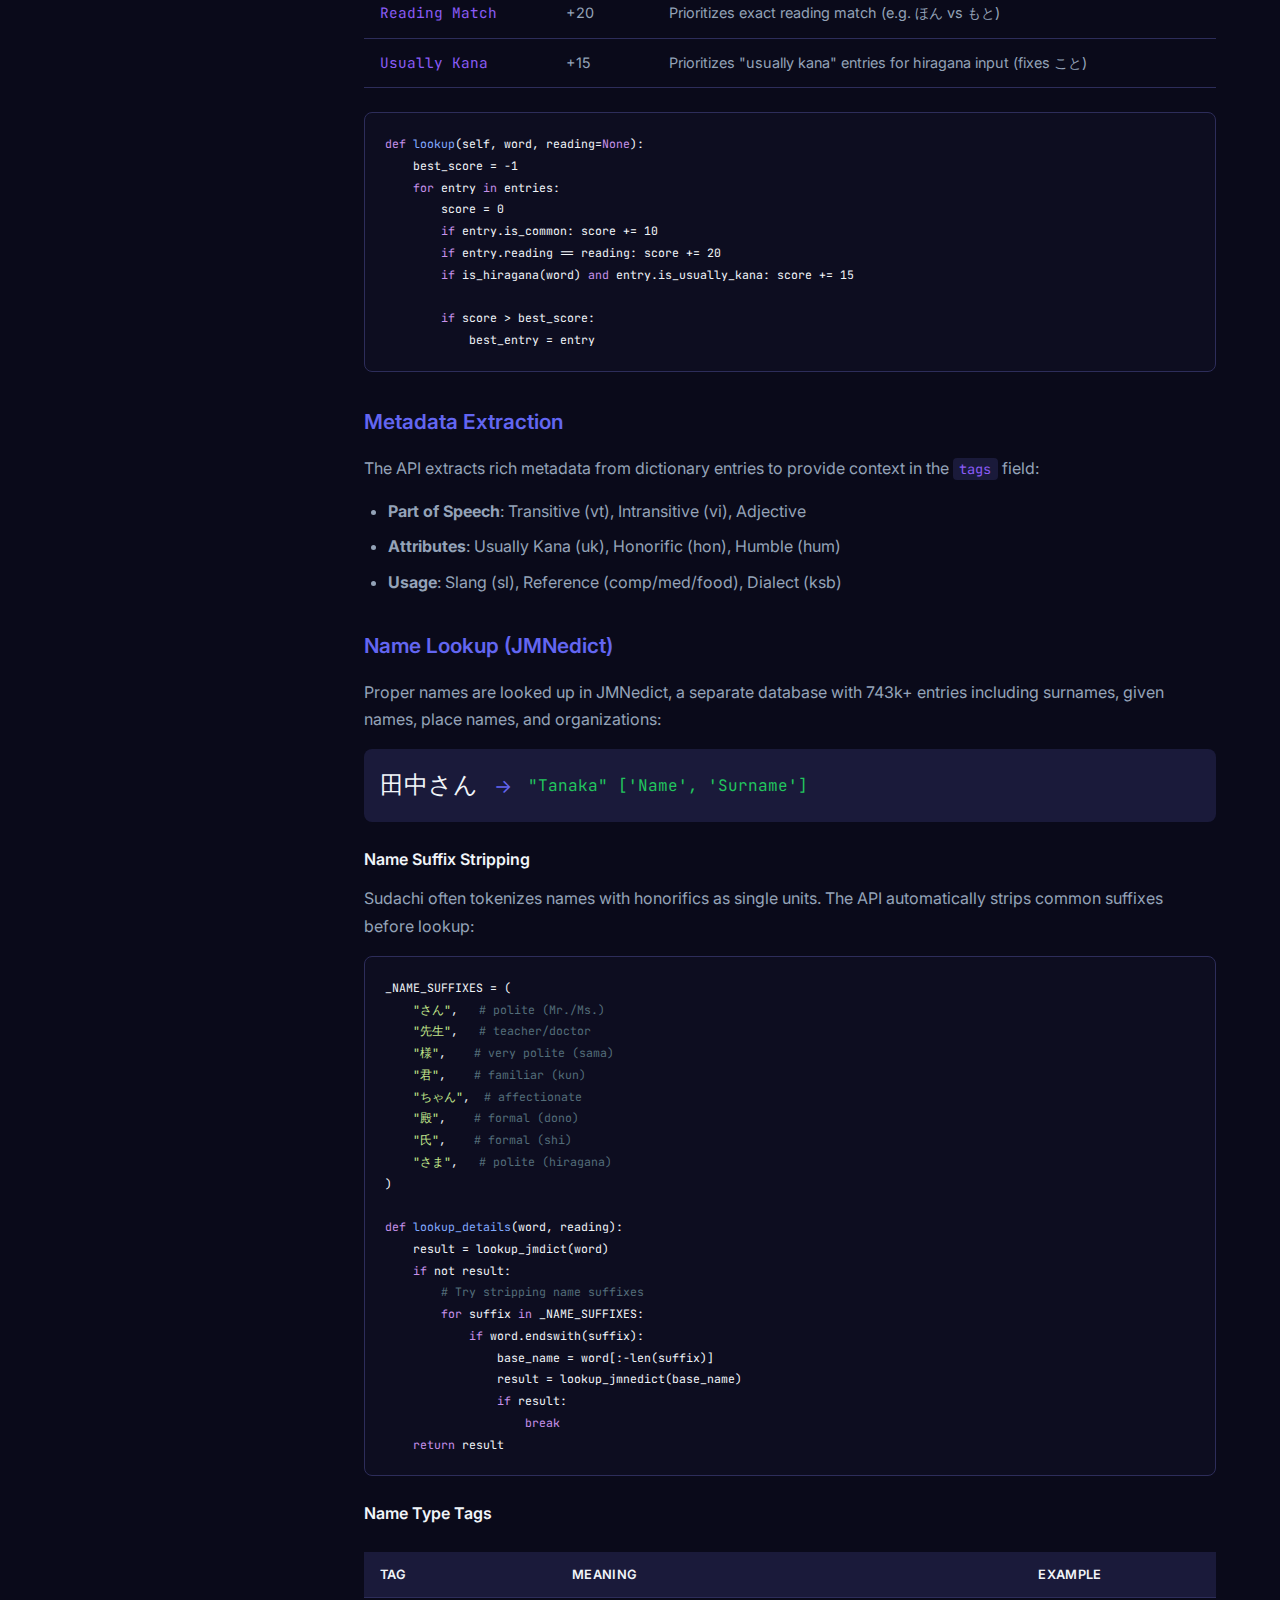
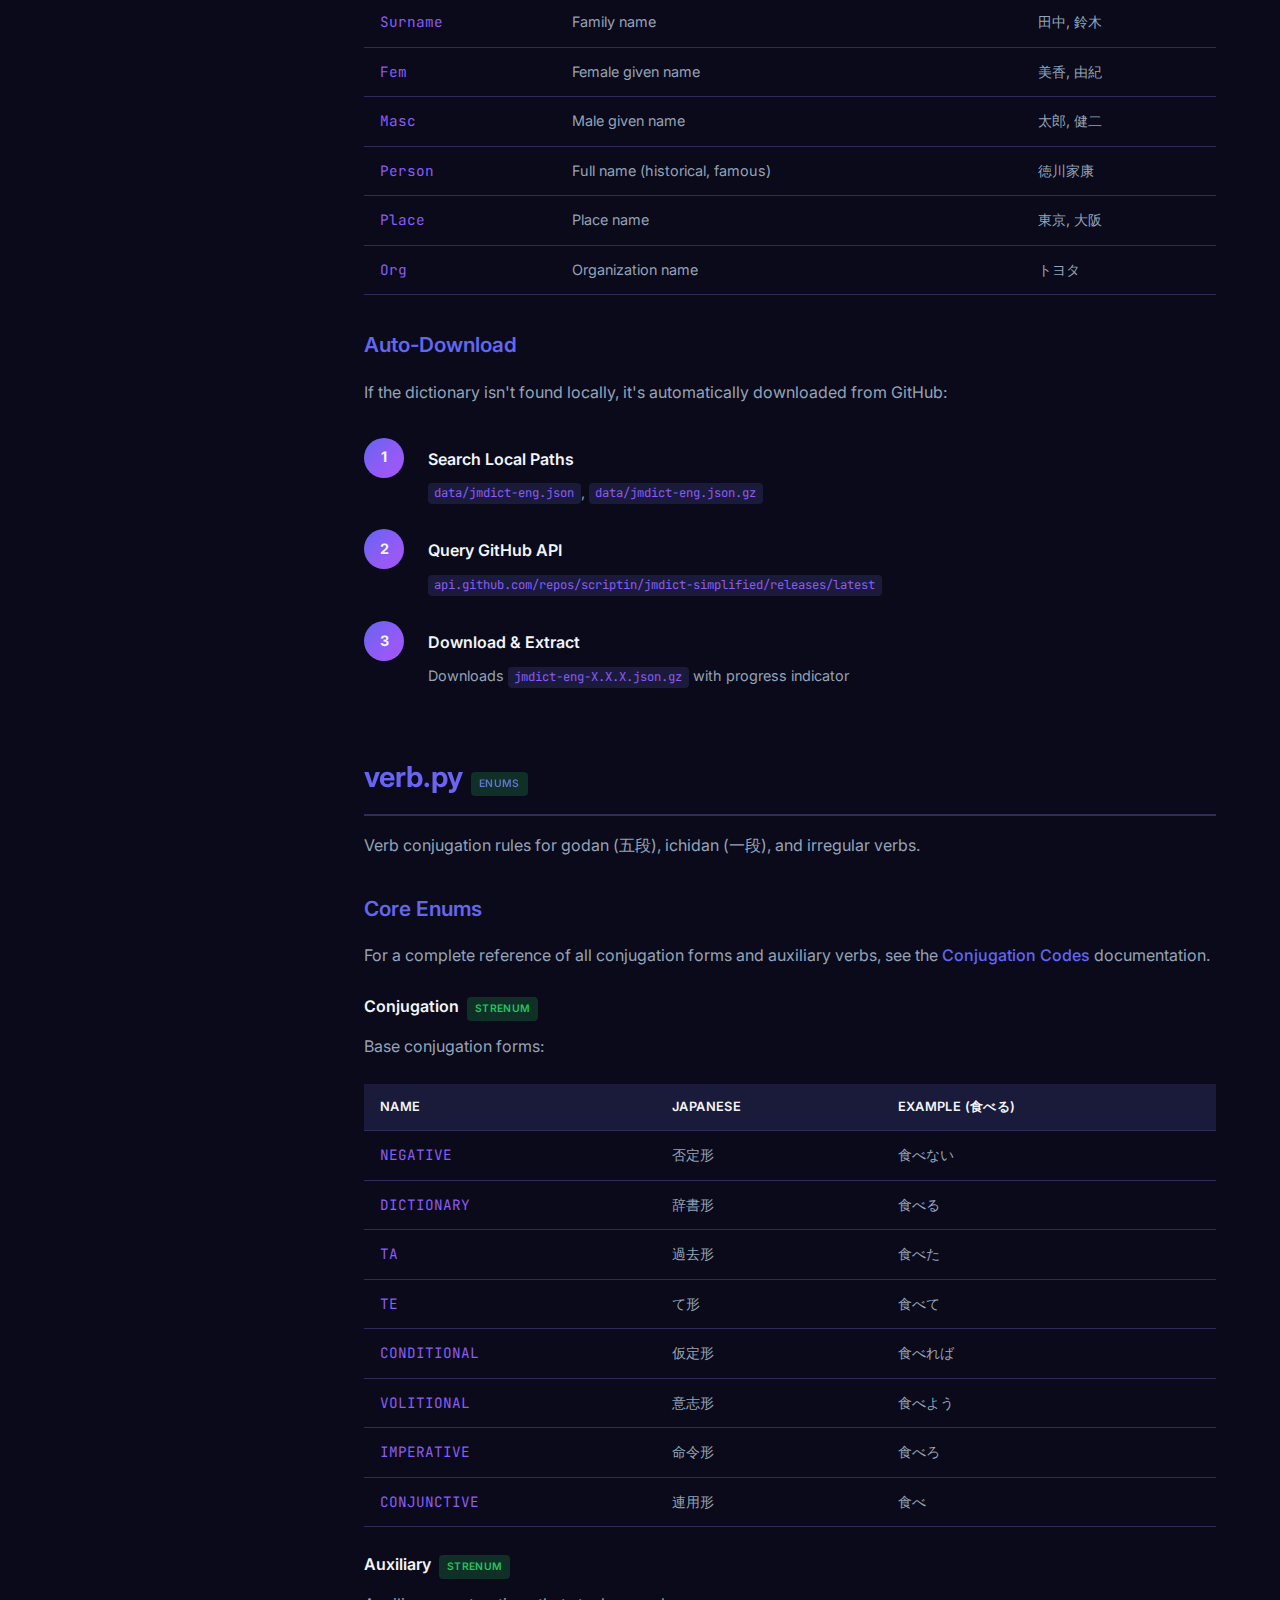
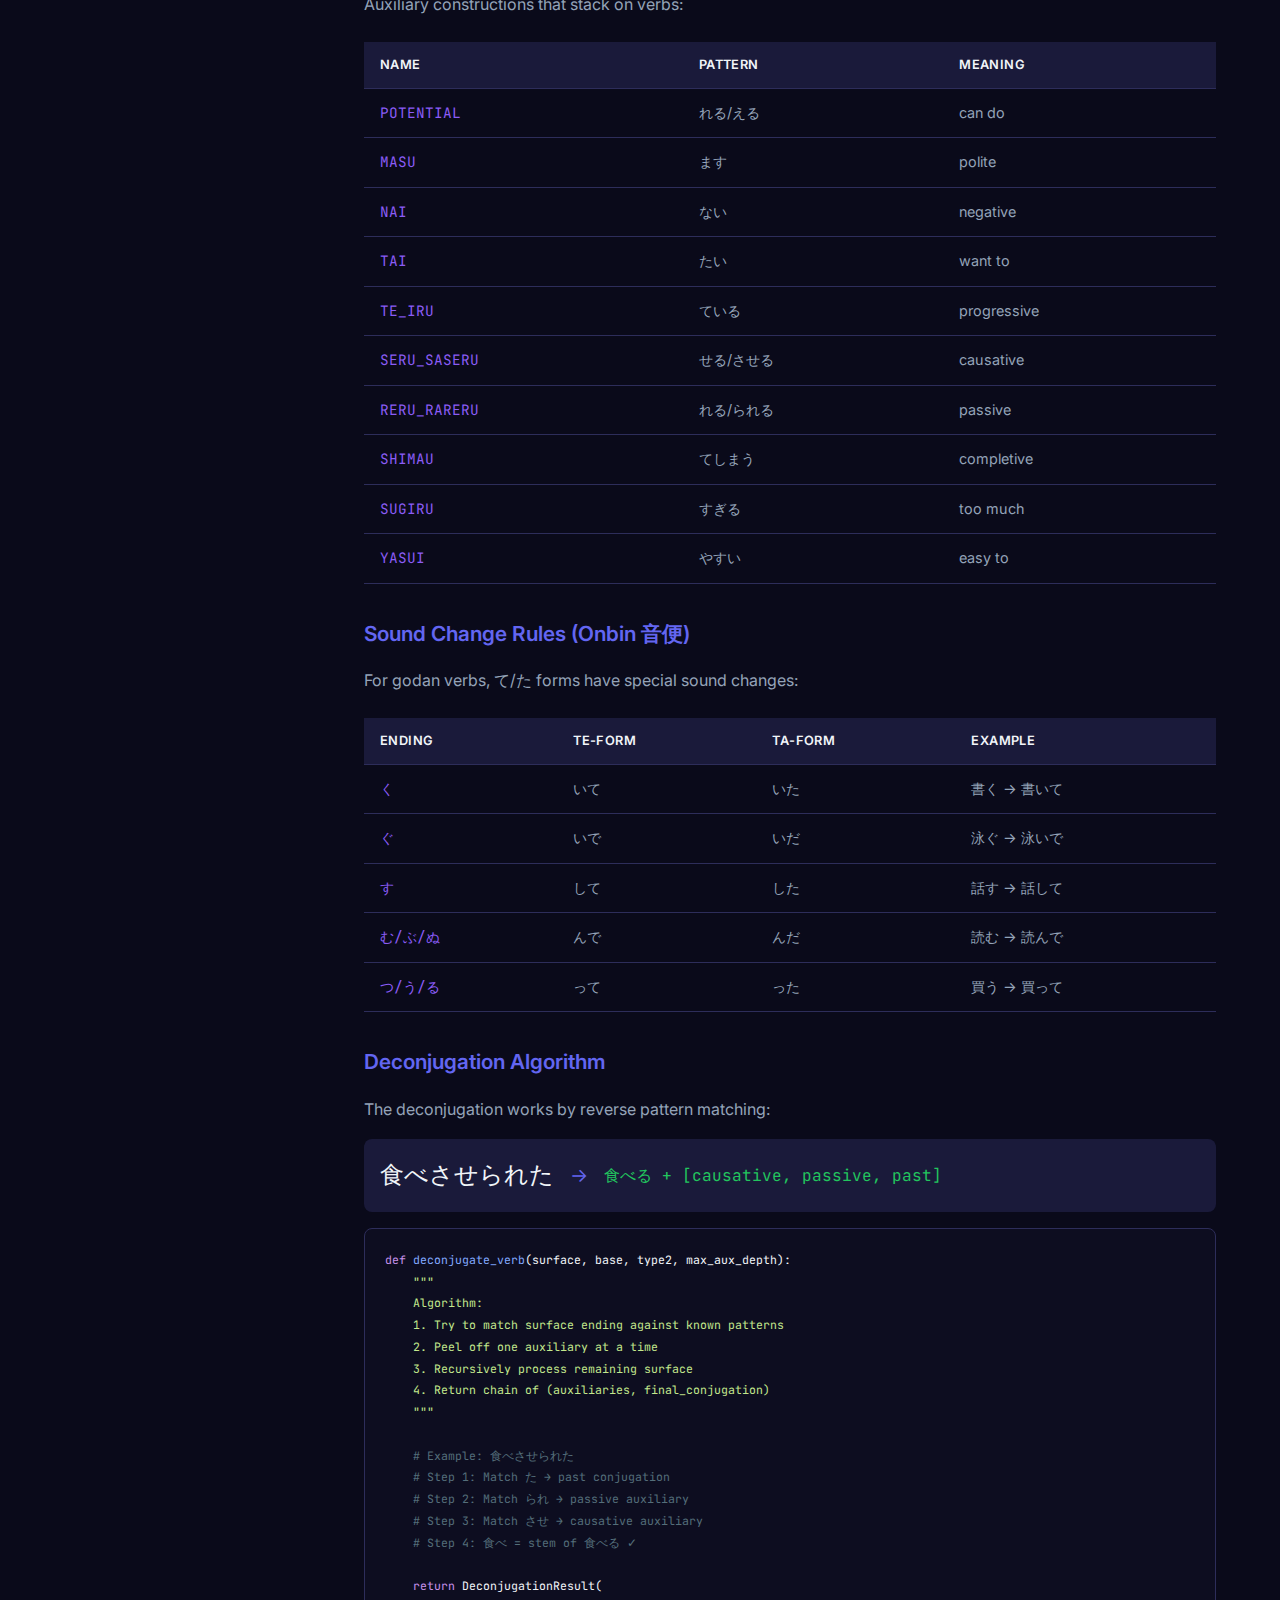
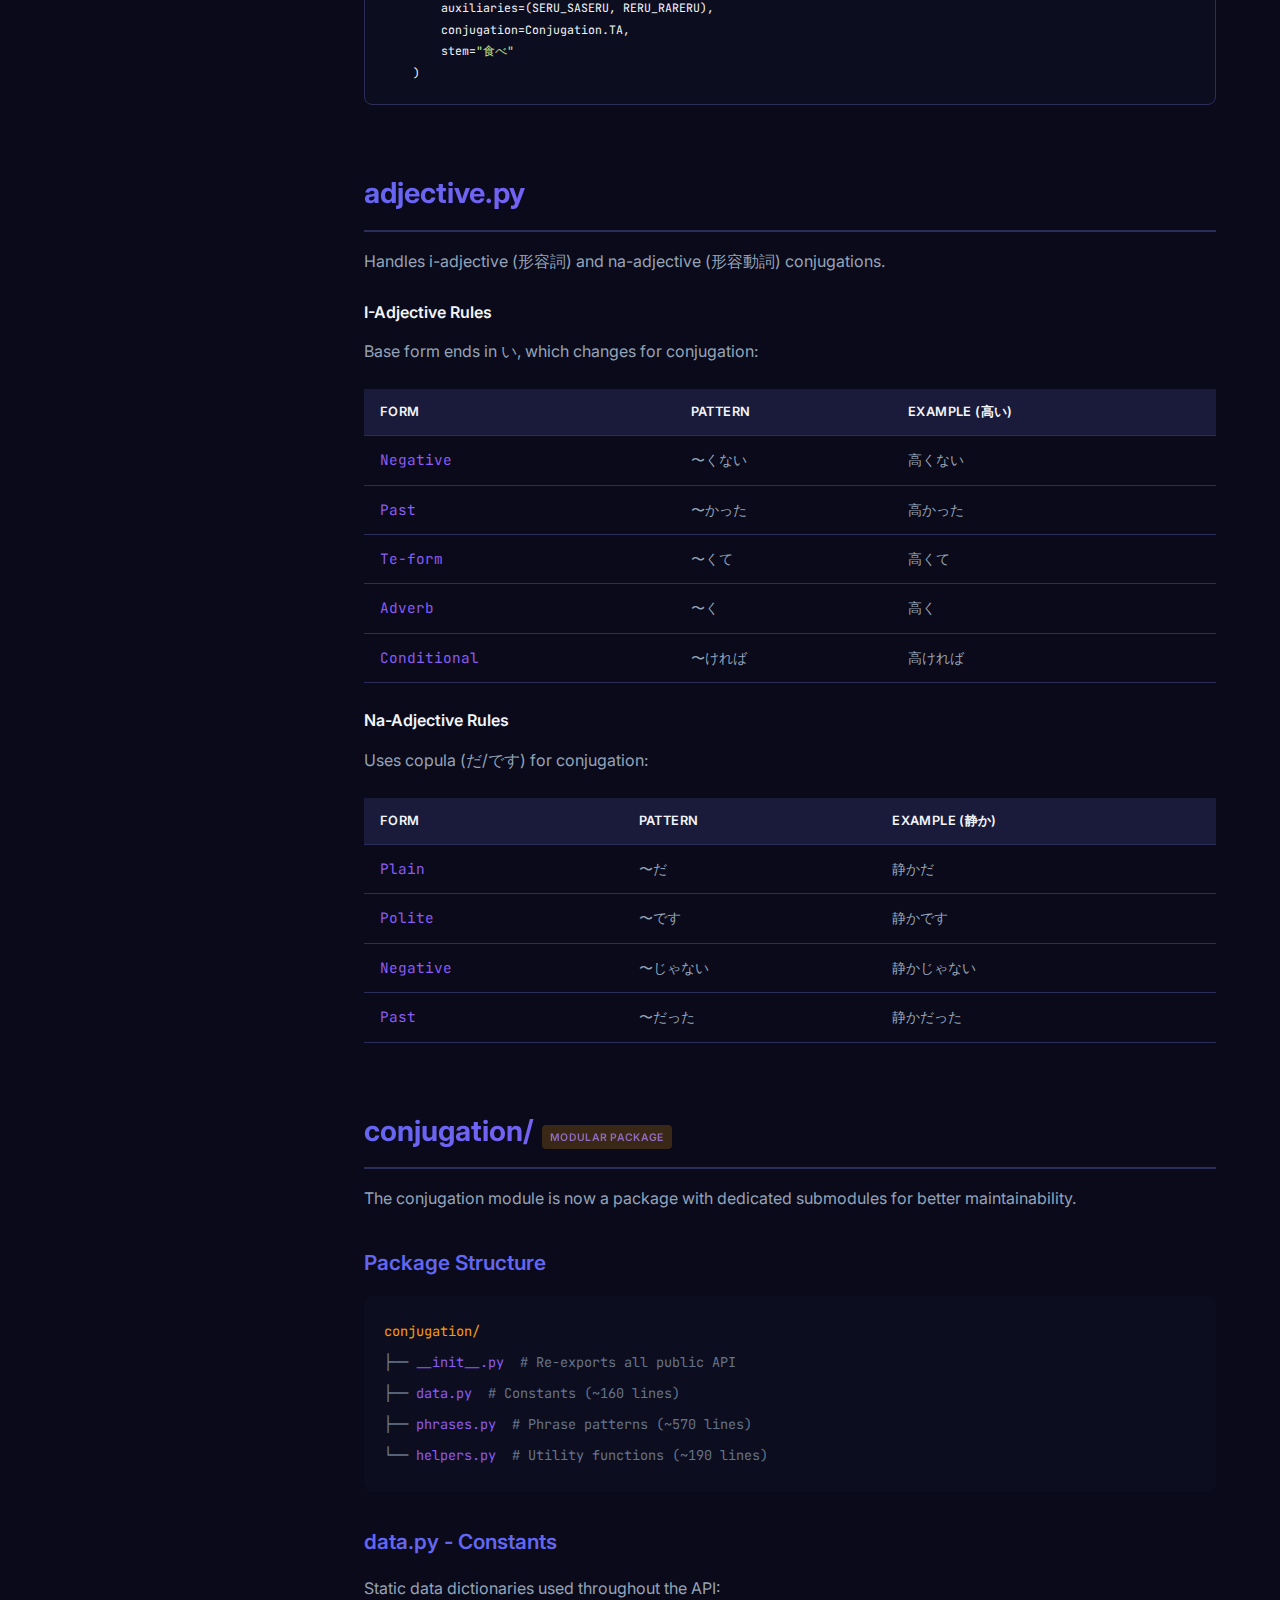
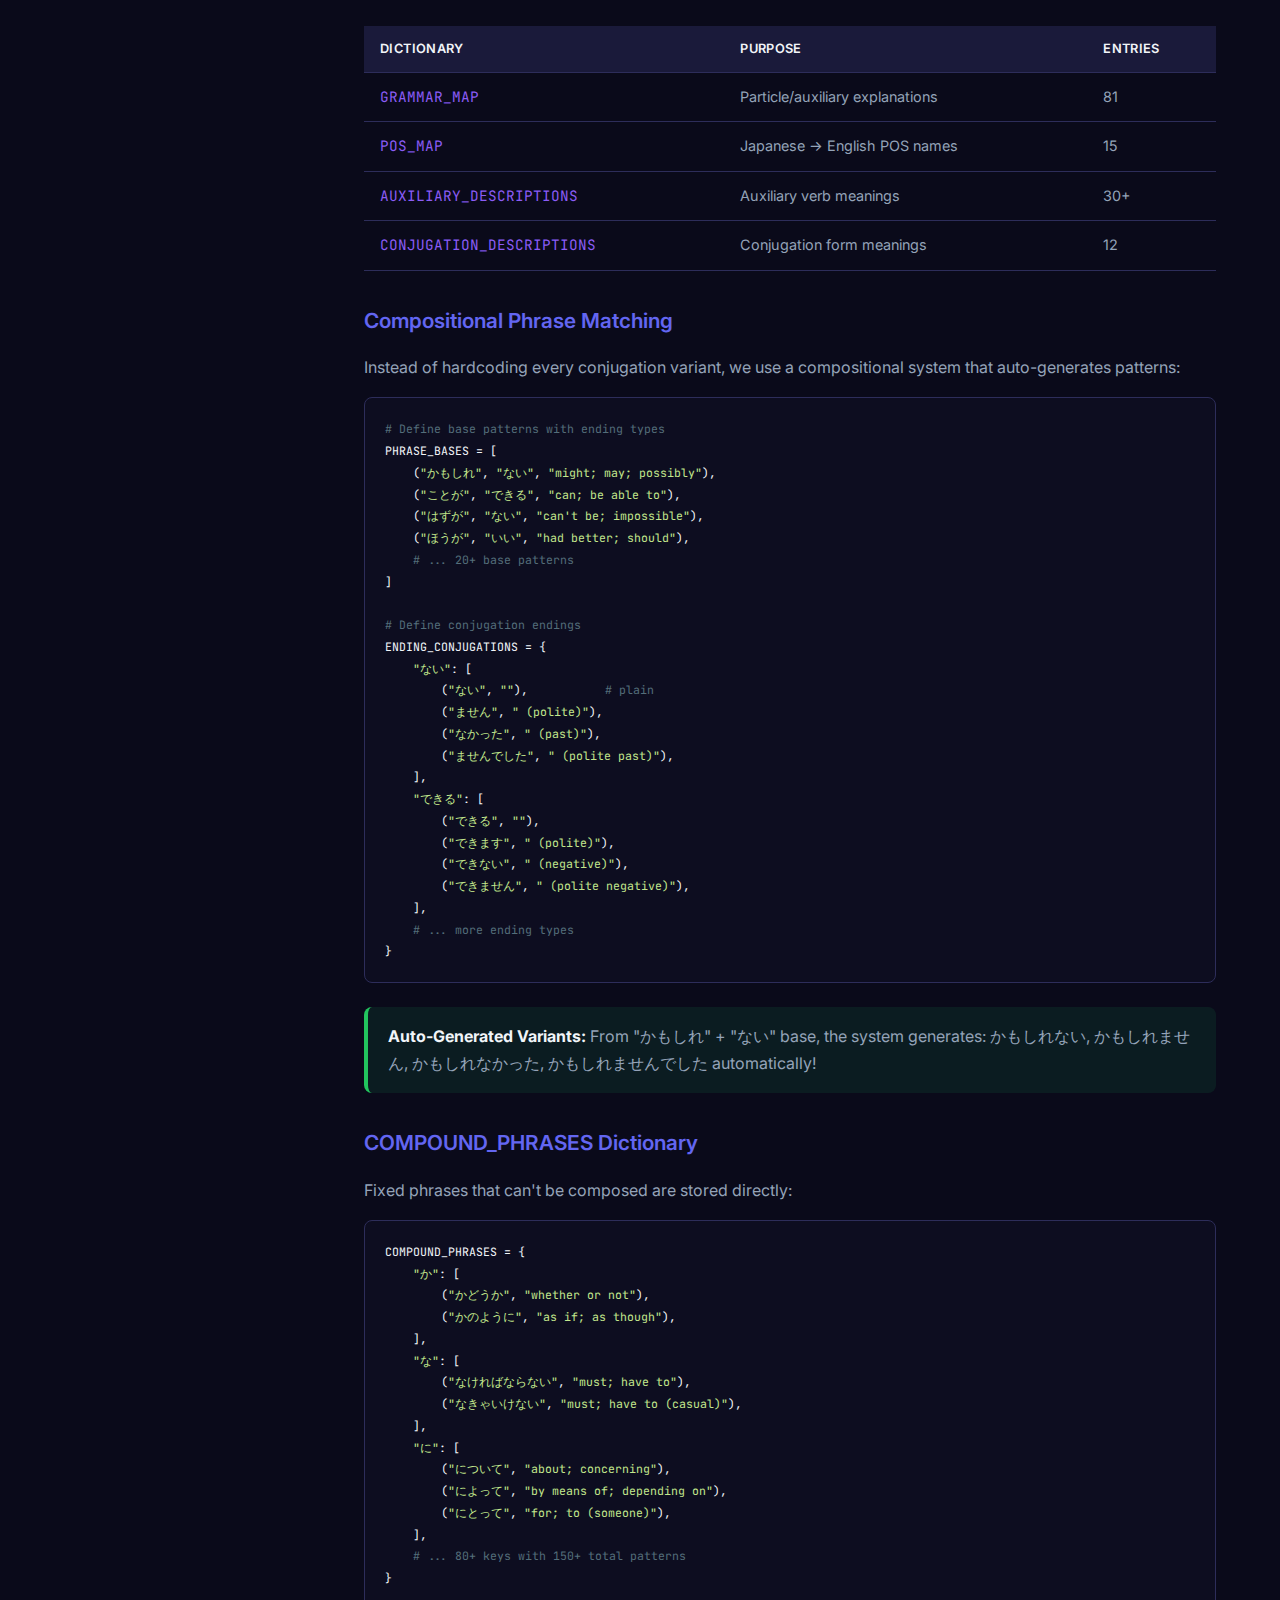
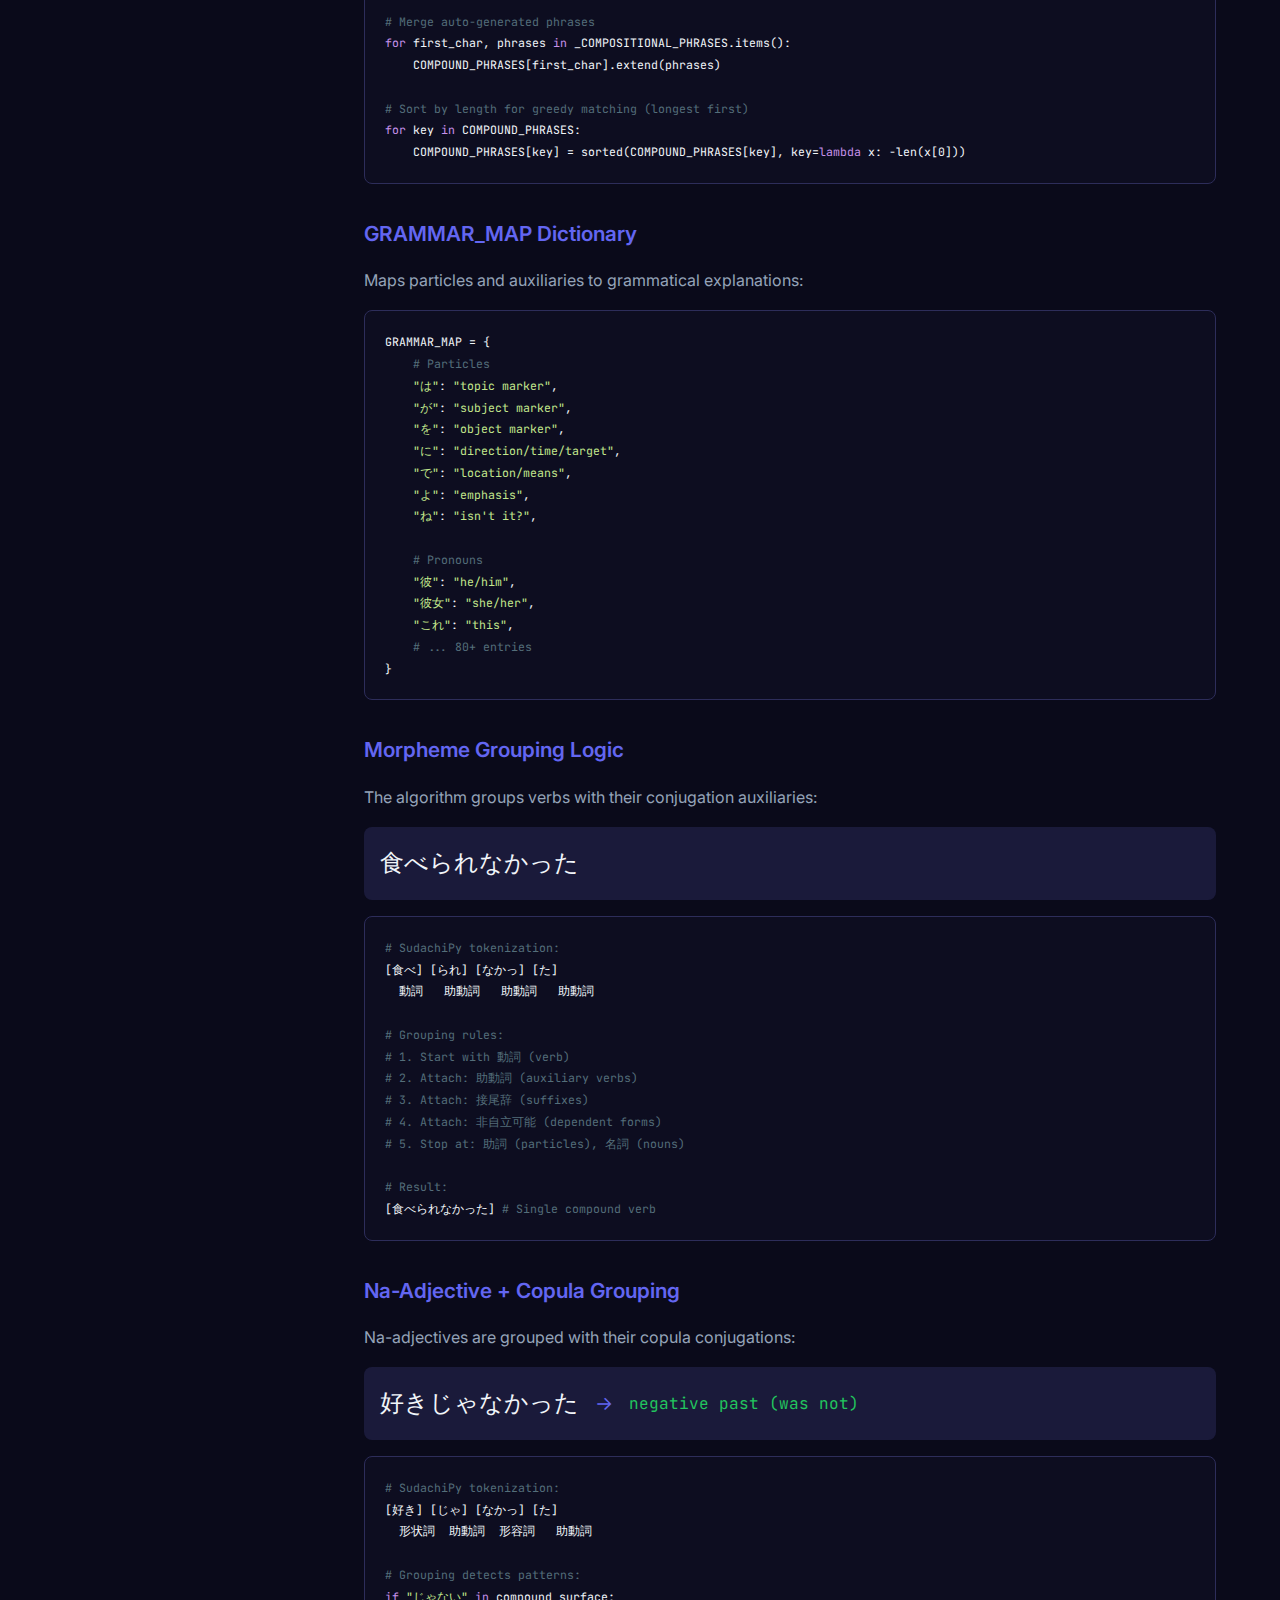
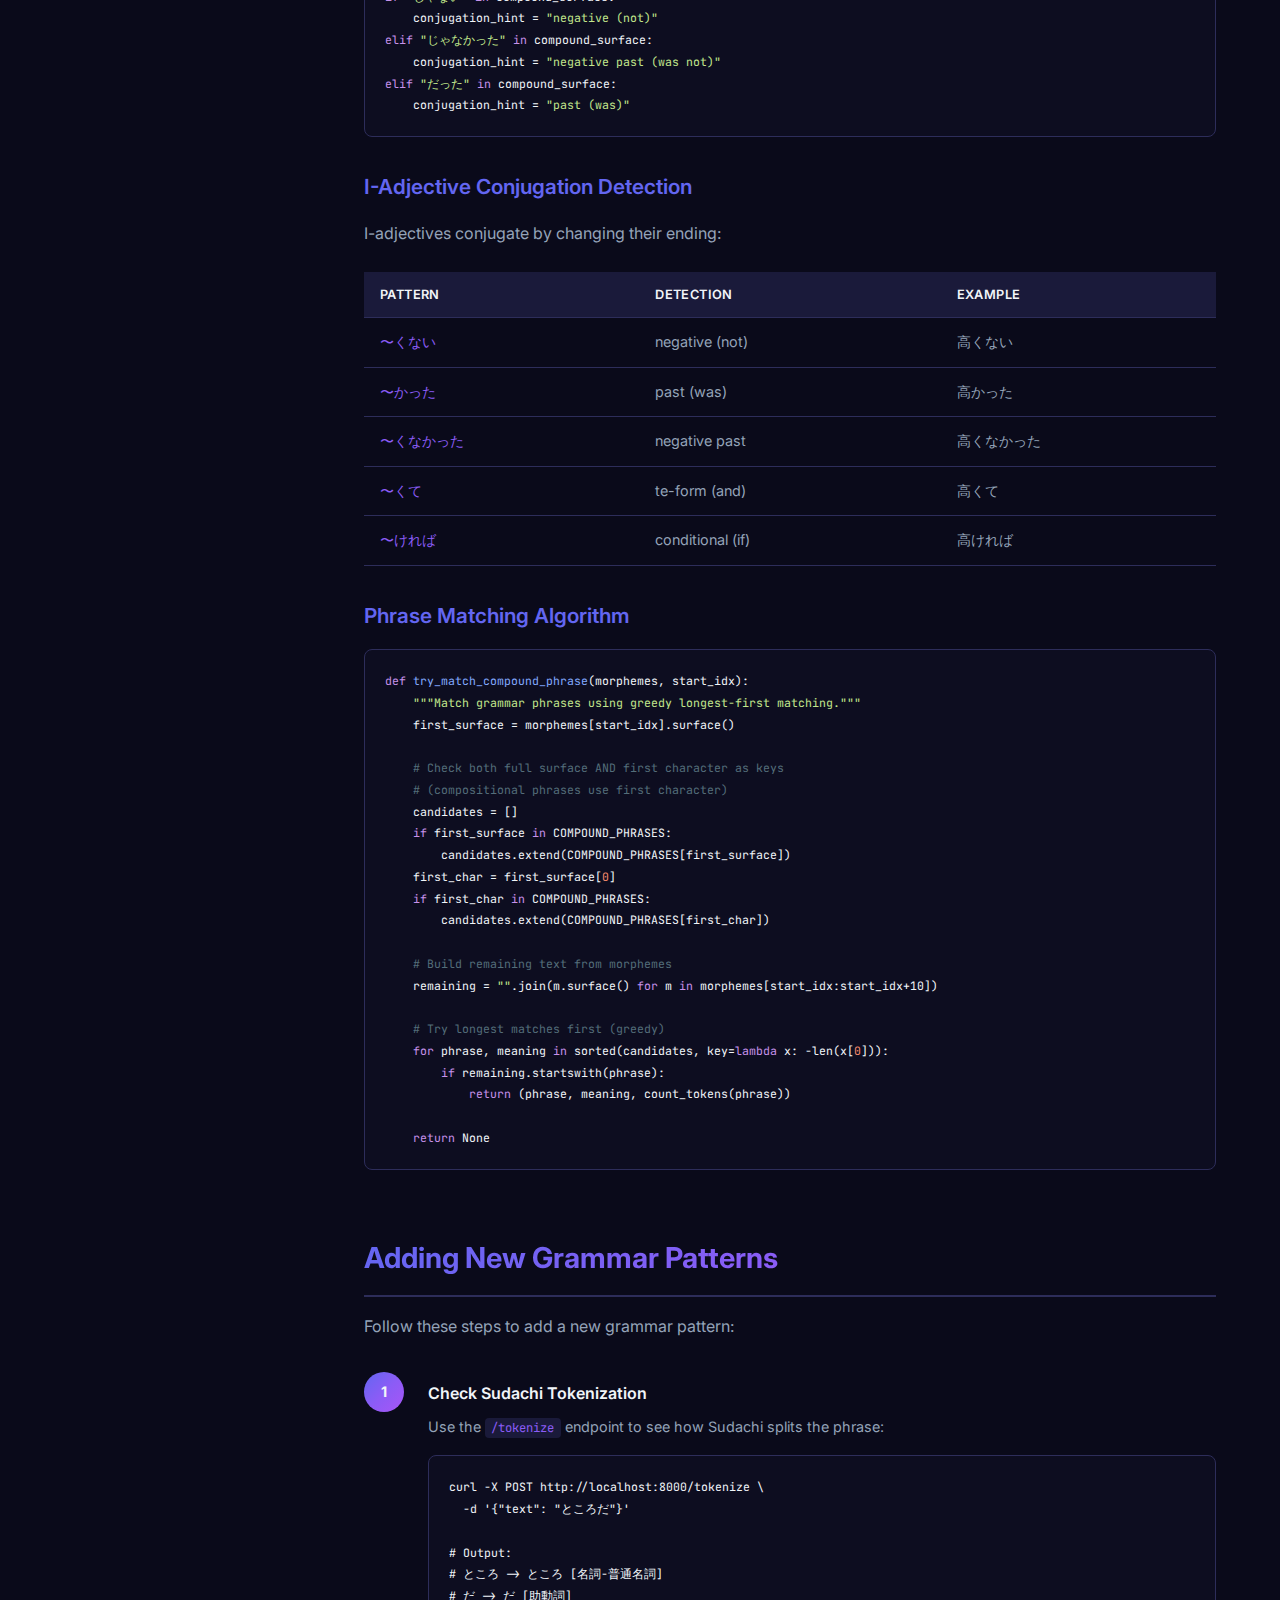
<file: docs/developer.html>
<!DOCTYPE html>
<html lang="en">
<head>
    <meta charset="UTF-8">
    <meta name="viewport" content="width=device-width, initial-scale=1.0">
    <title>Yomisub API - Developer Documentation</title>
    <link href="https://fonts.googleapis.com/css2?family=Inter:wght@300;400;500;600;700&family=JetBrains+Mono:wght@400;500&display=swap" rel="stylesheet">
    <style>
        :root {
            --bg-primary: #0a0a1a;
            --bg-secondary: #12122a;
            --bg-tertiary: #1a1a3a;
            --bg-code: #0d0d20;
            --accent-primary: #6366f1;
            --accent-secondary: #8b5cf6;
            --accent-gradient: linear-gradient(135deg, #6366f1 0%, #8b5cf6 50%, #a855f7 100%);
            --text-primary: #f1f5f9;
            --text-secondary: #94a3b8;
            --text-muted: #64748b;
            --border-color: #2d2d5a;
            --success: #22c55e;
            --warning: #f59e0b;
            --info: #3b82f6;
            --error: #ef4444;
        }

        * {
            margin: 0;
            padding: 0;
            box-sizing: border-box;
        }

        body {
            font-family: 'Inter', -apple-system, BlinkMacSystemFont, sans-serif;
            background: var(--bg-primary);
            color: var(--text-primary);
            line-height: 1.7;
        }

        /* Navigation */
        nav {
            position: fixed;
            top: 0;
            left: 0;
            width: 300px;
            height: 100vh;
            background: var(--bg-secondary);
            border-right: 1px solid var(--border-color);
            padding: 1.5rem 0;
            overflow-y: auto;
            z-index: 100;
        }

        .nav-header {
            padding: 0 1.5rem 1.5rem;
            border-bottom: 1px solid var(--border-color);
        }

        .nav-header h1 {
            font-size: 1.3rem;
            font-weight: 700;
            background: var(--accent-gradient);
            -webkit-background-clip: text;
            -webkit-text-fill-color: transparent;
            background-clip: text;
        }

        .nav-header .subtitle {
            font-size: 0.75rem;
            color: var(--accent-primary);
            font-weight: 500;
            margin-top: 0.25rem;
        }

        .nav-section {
            margin: 1rem 0;
        }

        .nav-section-title {
            font-size: 0.65rem;
            font-weight: 600;
            text-transform: uppercase;
            letter-spacing: 0.1em;
            color: var(--text-muted);
            padding: 0.5rem 1.5rem;
        }

        .nav-link {
            display: block;
            padding: 0.4rem 1.5rem;
            color: var(--text-secondary);
            text-decoration: none;
            font-size: 0.85rem;
            transition: all 0.2s ease;
            border-left: 3px solid transparent;
        }

        .nav-link:hover {
            background: rgba(99, 102, 241, 0.1);
            color: var(--accent-primary);
            border-left-color: var(--accent-primary);
        }

        .nav-link.sub {
            padding-left: 2.5rem;
            font-size: 0.8rem;
            color: var(--text-muted);
        }

        /* Main Content */
        main {
            margin-left: 300px;
            padding: 2.5rem 4rem;
            max-width: 1100px;
        }

        section {
            margin-bottom: 4rem;
        }

        h2 {
            font-size: 1.8rem;
            font-weight: 700;
            margin-bottom: 1rem;
            padding-bottom: 0.75rem;
            border-bottom: 2px solid var(--border-color);
            background: var(--accent-gradient);
            -webkit-background-clip: text;
            -webkit-text-fill-color: transparent;
            background-clip: text;
        }

        h3 {
            font-size: 1.3rem;
            font-weight: 600;
            margin: 2rem 0 1rem;
            color: var(--accent-primary);
        }

        h4 {
            font-size: 1rem;
            font-weight: 600;
            margin: 1.5rem 0 0.75rem;
            color: var(--text-primary);
        }

        p {
            margin-bottom: 1rem;
            color: var(--text-secondary);
        }

        ul, ol {
            margin: 1rem 0;
            padding-left: 1.5rem;
            color: var(--text-secondary);
        }

        li {
            margin: 0.5rem 0;
        }

        /* Code */
        pre {
            background: var(--bg-code);
            border: 1px solid var(--border-color);
            border-radius: 8px;
            padding: 1.25rem;
            overflow-x: auto;
            margin: 1rem 0;
            font-family: 'JetBrains Mono', monospace;
            font-size: 0.85rem;
            line-height: 1.6;
        }

        code {
            font-family: 'JetBrains Mono', monospace;
            background: var(--bg-tertiary);
            padding: 0.15rem 0.4rem;
            border-radius: 4px;
            font-size: 0.85em;
            color: var(--accent-secondary);
        }

        pre code {
            background: none;
            padding: 0;
            color: var(--text-primary);
        }

        .code-label {
            font-size: 0.7rem;
            font-weight: 600;
            text-transform: uppercase;
            letter-spacing: 0.05em;
            color: var(--text-muted);
            margin-bottom: 0.5rem;
        }

        /* Syntax Highlighting */
        .keyword { color: #c792ea; }
        .string { color: #c3e88d; }
        .comment { color: #546e7a; }
        .function { color: #82aaff; }
        .class { color: #ffcb6b; }
        .number { color: #f78c6c; }
        .decorator { color: #89ddff; }

        /* Diagram Box */
        .diagram {
            background: var(--bg-code);
            border: 1px solid var(--border-color);
            border-radius: 12px;
            padding: 1.5rem;
            margin: 1.5rem 0;
            font-family: 'JetBrains Mono', monospace;
            font-size: 0.8rem;
            line-height: 1.4;
            overflow-x: auto;
            white-space: pre;
        }

        .diagram .box {
            color: var(--accent-primary);
        }

        .diagram .arrow {
            color: var(--warning);
        }

        .diagram .label {
            color: var(--success);
        }

        /* Tables */
        table {
            width: 100%;
            border-collapse: collapse;
            margin: 1.5rem 0;
            font-size: 0.9rem;
        }

        th, td {
            padding: 0.75rem 1rem;
            text-align: left;
            border-bottom: 1px solid var(--border-color);
        }

        th {
            background: var(--bg-tertiary);
            font-weight: 600;
            color: var(--text-primary);
            font-size: 0.8rem;
            text-transform: uppercase;
            letter-spacing: 0.03em;
        }

        td {
            color: var(--text-secondary);
        }

        td:first-child {
            color: var(--accent-secondary);
            font-family: 'JetBrains Mono', monospace;
        }

        tr:hover td {
            background: rgba(99, 102, 241, 0.05);
        }

        /* Cards */
        .card {
            background: var(--bg-secondary);
            border: 1px solid var(--border-color);
            border-radius: 12px;
            padding: 1.5rem;
            margin: 1.5rem 0;
        }

        .card-header {
            display: flex;
            align-items: center;
            gap: 0.75rem;
            margin-bottom: 1rem;
        }

        .card-icon {
            font-size: 1.5rem;
        }

        .card h4 {
            margin: 0;
            color: var(--text-primary);
        }

        /* Module Cards */
        .module-grid {
            display: grid;
            grid-template-columns: repeat(auto-fit, minmax(280px, 1fr));
            gap: 1rem;
            margin: 1.5rem 0;
        }

        .module-card {
            background: var(--bg-secondary);
            border: 1px solid var(--border-color);
            border-radius: 12px;
            padding: 1.25rem;
            transition: all 0.3s ease;
        }

        .module-card:hover {
            border-color: var(--accent-primary);
            transform: translateY(-2px);
            box-shadow: 0 8px 30px rgba(99, 102, 241, 0.1);
        }

        .module-card h4 {
            margin: 0 0 0.5rem;
            font-size: 1rem;
            display: flex;
            align-items: center;
            gap: 0.5rem;
        }

        .module-card h4 code {
            font-size: 0.9rem;
        }

        .module-card p {
            font-size: 0.85rem;
            margin: 0;
        }

        /* Flow Steps */
        .flow-steps {
            position: relative;
            margin: 2rem 0;
        }

        .flow-step {
            display: flex;
            gap: 1.5rem;
            margin-bottom: 1.5rem;
        }

        .step-number {
            width: 40px;
            height: 40px;
            background: var(--accent-gradient);
            border-radius: 50%;
            display: flex;
            align-items: center;
            justify-content: center;
            font-weight: 700;
            font-size: 0.9rem;
            flex-shrink: 0;
        }

        .step-content {
            flex: 1;
            padding-top: 0.5rem;
        }

        .step-content h4 {
            margin: 0 0 0.5rem;
        }

        .step-content p {
            margin: 0;
            font-size: 0.9rem;
        }

        /* Callouts */
        .callout {
            border-radius: 8px;
            padding: 1rem 1.25rem;
            margin: 1.5rem 0;
            border-left: 4px solid;
        }

        .callout-info {
            background: rgba(59, 130, 246, 0.1);
            border-color: var(--info);
        }

        .callout-warning {
            background: rgba(245, 158, 11, 0.1);
            border-color: var(--warning);
        }

        .callout-success {
            background: rgba(34, 197, 94, 0.1);
            border-color: var(--success);
        }

        .callout-error {
            background: rgba(239, 68, 68, 0.1);
            border-color: var(--error);
        }

        .callout p {
            margin: 0;
        }

        .callout strong {
            color: var(--text-primary);
        }

        /* Tags */
        .tag {
            display: inline-block;
            font-size: 0.65rem;
            font-weight: 600;
            padding: 0.2rem 0.5rem;
            border-radius: 4px;
            margin-left: 0.5rem;
            text-transform: uppercase;
            letter-spacing: 0.03em;
        }

        .tag-singleton { background: rgba(139, 92, 246, 0.2); color: var(--accent-secondary); }
        .tag-enum { background: rgba(34, 197, 94, 0.2); color: var(--success); }
        .tag-dict { background: rgba(245, 158, 11, 0.2); color: var(--warning); }
        .tag-func { background: rgba(59, 130, 246, 0.2); color: var(--info); }

        /* Japanese Examples */
        .jp-example {
            background: var(--bg-tertiary);
            border-radius: 8px;
            padding: 1rem;
            margin: 1rem 0;
            display: flex;
            align-items: center;
            gap: 1rem;
            flex-wrap: wrap;
        }

        .jp-example .japanese {
            font-size: 1.5rem;
            color: var(--text-primary);
        }

        .jp-example .arrow {
            color: var(--accent-primary);
            font-size: 1.2rem;
        }

        .jp-example .result {
            color: var(--success);
            font-family: 'JetBrains Mono', monospace;
        }

        /* Tree structure */
        .tree {
            font-family: 'JetBrains Mono', monospace;
            font-size: 0.85rem;
            background: var(--bg-code);
            border-radius: 8px;
            padding: 1.25rem;
            margin: 1rem 0;
        }

        .tree-item {
            padding: 0.25rem 0;
        }

        .tree-item .indent {
            color: var(--text-muted);
        }

        .tree-item .file {
            color: var(--accent-secondary);
        }

        .tree-item .folder {
            color: var(--warning);
        }

        .tree-item .comment {
            color: var(--text-muted);
            margin-left: 1rem;
        }

        /* Animation */
        @keyframes fadeIn {
            from { opacity: 0; transform: translateY(10px); }
            to { opacity: 1; transform: translateY(0); }
        }

        section {
            animation: fadeIn 0.5s ease-out;
        }

        /* Scrollbar */
        ::-webkit-scrollbar {
            width: 8px;
            height: 8px;
        }

        ::-webkit-scrollbar-track {
            background: var(--bg-primary);
        }

        ::-webkit-scrollbar-thumb {
            background: var(--border-color);
            border-radius: 4px;
        }

        ::-webkit-scrollbar-thumb:hover {
            background: var(--text-muted);
        }

        /* Responsive */
        @media (max-width: 1000px) {
            nav {
                transform: translateX(-100%);
            }
            main {
                margin-left: 0;
                padding: 2rem;
            }
        }
    </style>
</head>
<body>
    <nav>
        <div class="nav-header">
            <h1>Yomisub API</h1>
            <div class="subtitle">Developer Documentation</div>
        </div>

        <div class="nav-section">
            <div class="nav-section-title">Overview</div>
            <a href="#architecture" class="nav-link">Architecture</a>
            <a href="#data-flow" class="nav-link">Data Flow</a>
            <a href="#folder-structure" class="nav-link">Folder Structure</a>
            <a href="#performance" class="nav-link">Performance</a>
        </div>

        <div class="nav-section">
            <div class="nav-section-title">Core Modules</div>
            <a href="#analyzer" class="nav-link">analyzer.py</a>
            <a href="#analyzer-tokenization" class="nav-link sub">Tokenization</a>
            <a href="#analyzer-splitmode" class="nav-link sub">SplitMode</a>
            <a href="#jmdict" class="nav-link">jmdict.py</a>
            <a href="#jmdict-indexing" class="nav-link sub">Dual Dictionary</a>
            <a href="#jmdict-names" class="nav-link sub">Name Lookup</a>
            <a href="#jmdict-download" class="nav-link sub">Auto-Download</a>
        </div>

        <div class="nav-section">
            <div class="nav-section-title">Conjugation Engine</div>
            <a href="#verb" class="nav-link">verb.py</a>
            <a href="#verb-enums" class="nav-link sub">Enums</a>
            <a href="#verb-rules" class="nav-link sub">Rules</a>
            <a href="#verb-deconjugate" class="nav-link sub">Deconjugation</a>
            <a href="#adjective" class="nav-link">adjective.py</a>
            <a href="#conjugation" class="nav-link">conjugation/</a>
            <a href="#conjugation-compositional" class="nav-link sub">Compositional</a>
            <a href="#conjugation-phrases" class="nav-link sub">Phrase Detection</a>
            <a href="#conjugation-grouping" class="nav-link sub">Morpheme Grouping</a>
            <a href="conjugation_codes.html" class="nav-link sub">Conjugation Codes</a>
        </div>

        <div class="nav-section">
            <div class="nav-section-title">Extending</div>
            <a href="#adding-grammar" class="nav-link">Adding Grammar</a>
            <a href="#translation-hints" class="nav-link">Translation Hints</a>
            <a href="#troubleshooting" class="nav-link">Troubleshooting</a>
        </div>
    </nav>

    <main>
        <!-- Architecture -->
        <section id="architecture">
            <h2>Architecture Overview</h2>
            <p>Yomisub API uses a layered architecture where each module has a specific responsibility. The conjugation logic is organized as a modular package.</p>

            <div class="diagram">
<span class="box">┌─────────────────────────────────────────────────────────────────┐</span>
<span class="box">│</span>                     <span class="label">main.py (FastAPI)</span>                          <span class="box">│</span>
<span class="box">│</span>           Routes: /analyze, /analyze_simple, /analyze_full     <span class="box">│</span>
<span class="box">└──────────────────────────────┬──────────────────────────────────┘</span>
                               <span class="arrow">│</span>
                               <span class="arrow">▼</span>
<span class="box">┌─────────────────────────────────────────────────────────────────┐</span>
<span class="box">│</span>                  <span class="label">conjugation/</span> (Package)                           <span class="box">│</span>
<span class="box">│</span>  ┌─────────────┐ ┌─────────────┐ ┌─────────────┐                <span class="box">│</span>
<span class="box">│</span>  │ <span class="label">data.py</span>     │ │ <span class="label">phrases.py</span>  │ │ <span class="label">helpers.py</span>  │                <span class="box">│</span>
<span class="box">│</span>  │ GRAMMAR_MAP │ │ PHRASES     │ │ deconjugate │                <span class="box">│</span>
<span class="box">│</span>  │ POS_MAP     │ │ compositional│ │ past_tense  │                <span class="box">│</span>
<span class="box">│</span>  └─────────────┘ └─────────────┘ └─────────────┘                <span class="box">│</span>
<span class="box">└────────┬─────────────────────┬───────────────────┬──────────────┘</span>
         <span class="arrow">│</span>                     <span class="arrow">│</span>                   <span class="arrow">│</span>
         <span class="arrow">▼</span>                     <span class="arrow">▼</span>                   <span class="arrow">▼</span>
<span class="box">┌─────────────────┐</span>  <span class="box">┌─────────────────┐</span>  <span class="box">┌─────────────────┐</span>
<span class="box">│</span> <span class="label">analyzer.py</span>     <span class="box">│</span>  <span class="box">│</span>    <span class="label">verb.py</span>      <span class="box">│</span>  <span class="box">│</span> <span class="label">adjective.py</span>   <span class="box">│</span>
<span class="box">│</span> SudachiPy       <span class="box">│</span>  <span class="box">│</span> Verb rules     <span class="box">│</span>  <span class="box">│</span> Adj rules      <span class="box">│</span>
<span class="box">│</span> tokenization    <span class="box">│</span>  <span class="box">│</span> conjugate()   <span class="box">│</span>  <span class="box">│</span> conjugate()   <span class="box">│</span>
<span class="box">│</span>                 <span class="box">│</span>  <span class="box">│</span> deconjugate() <span class="box">│</span>  <span class="box">│</span> deconjugate() <span class="box">│</span>
<span class="box">└────────┬────────┘</span>  <span class="box">└─────────────────┘</span>  <span class="box">└─────────────────┘</span>
         <span class="arrow">│</span>
         <span class="arrow">▼</span>
<span class="box">┌───────────────────────────────────┐</span>
<span class="box">│</span>          <span class="label">jmdict.py</span>                <span class="box">│</span>
<span class="box">│</span>  ┌───────────────┐ ┌───────────┐ <span class="box">│</span>
<span class="box">│</span>  │ <span class="label">JMDict</span>        │ │ <span class="label">JMNedict</span>  │ <span class="box">│</span>
<span class="box">│</span>  │ 214k words    │ │ 743k names│ <span class="box">│</span>
<span class="box">│</span>  └───────────────┘ └───────────┘ <span class="box">│</span>
<span class="box">└───────────────────────────────────┘</span>
            </div>
        </section>

        <!-- Data Flow -->
        <section id="data-flow">
            <h2>Data Flow</h2>
            <p>Here's how a request flows through the system:</p>

            <div class="flow-steps">
                <div class="flow-step">
                    <div class="step-number">1</div>
                    <div class="step-content">
                        <h4>Tokenization</h4>
                        <p>SudachiPy breaks the input text into morphemes (smallest grammatical units).</p>
                        <pre><code>"食べられなかった" → [食べ] [られ] [なかっ] [た]</code></pre>
                    </div>
                </div>

                <div class="flow-step">
                    <div class="step-number">2</div>
                    <div class="step-content">
                        <h4>Phrase Detection</h4>
                        <p>Check if morphemes form a known grammar phrase from <code>COMPOUND_PHRASES</code>.</p>
                        <pre><code>"かもしれない" → Detected as "might; may; possibly"</code></pre>
                    </div>
                </div>

                <div class="flow-step">
                    <div class="step-number">3</div>
                    <div class="step-content">
                        <h4>Morpheme Grouping</h4>
                        <p>Group verbs with their conjugation auxiliaries into single compounds.</p>
                        <pre><code>[食べ] [られ] [なかっ] [た] → [食べられなかった]</code></pre>
                    </div>
                </div>

                <div class="flow-step">
                    <div class="step-number">4</div>
                    <div class="step-content">
                        <h4>Dictionary Lookup</h4>
                        <p>Look up the base form in JMDict for English meanings.</p>
                        <pre><code>"食べる" → "to eat"</code></pre>
                    </div>
                </div>

                <div class="flow-step">
                    <div class="step-number">5</div>
                    <div class="step-content">
                        <h4>Deconjugation</h4>
                        <p>Analyze the conjugation chain to identify grammatical components.</p>
                        <pre><code>"食べられなかった" → passive + negative + past</code></pre>
                    </div>
                </div>

                <div class="flow-step">
                    <div class="step-number">6</div>
                    <div class="step-content">
                        <h4>Response Building</h4>
                        <p>Combine all information into a structured response.</p>
                    </div>
                </div>
            </div>
        </section>

        <!-- Folder Structure -->
        <section id="folder-structure">
            <h2>Folder Structure</h2>

            <div class="tree">
<div class="tree-item"><span class="folder">src/</span></div>
<div class="tree-item"><span class="indent">├── </span><span class="file">main.py</span><span class="comment"># FastAPI application & routes</span></div>
<div class="tree-item"><span class="indent">├── </span><span class="file">models.py</span><span class="comment"># Pydantic request/response models</span></div>
<div class="tree-item"><span class="indent">└── </span><span class="folder">services/</span></div>
<div class="tree-item"><span class="indent">    ├── </span><span class="file">__init__.py</span><span class="comment"># Package exports</span></div>
<div class="tree-item"><span class="indent">    ├── </span><span class="file">analyzer.py</span><span class="comment"># SudachiPy tokenizer wrapper</span></div>
<div class="tree-item"><span class="indent">    ├── </span><span class="file">jmdict.py</span><span class="comment"># Dictionary lookup (JMDict + JMNedict)</span></div>
<div class="tree-item"><span class="indent">    ├── </span><span class="file">verb.py</span><span class="comment"># Verb conjugation rules</span></div>
<div class="tree-item"><span class="indent">    ├── </span><span class="file">adjective.py</span><span class="comment"># Adjective conjugation rules</span></div>
<div class="tree-item"><span class="indent">    ├── </span><span class="file">conjugation_legacy.py</span><span class="comment"># Analysis functions</span></div>
<div class="tree-item"><span class="indent">    └── </span><span class="folder">conjugation/</span><span class="comment"># Modular package</span></div>
<div class="tree-item"><span class="indent">        ├── </span><span class="file">__init__.py</span><span class="comment"># Re-exports all public API</span></div>
<div class="tree-item"><span class="indent">        ├── </span><span class="file">data.py</span><span class="comment"># GRAMMAR_MAP, POS_MAP, etc.</span></div>
<div class="tree-item"><span class="indent">        ├── </span><span class="file">phrases.py</span><span class="comment"># COMPOUND_PHRASES, compositional matching</span></div>
<div class="tree-item"><span class="indent">        └── </span><span class="file">helpers.py</span><span class="comment"># Utility functions</span></div>
            </div>

            <div class="module-grid">
                <div class="module-card">
                    <h4>📦 <code>analyzer.py</code></h4>
                    <p>Wraps SudachiPy for Japanese tokenization. Singleton pattern for efficiency.</p>
                </div>
                <div class="module-card">
                    <h4>📚 <code>jmdict.py</code></h4>
                    <p>JMDict (214k words) + JMNedict (743k names). Smart name suffix stripping (田中さん→田中).</p>
                </div>
                <div class="module-card">
                    <h4>🔧 <code>verb.py</code></h4>
                    <p>Verb conjugation/deconjugation rules. Handles godan, ichidan, and irregular verbs.</p>
                </div>
                <div class="module-card">
                    <h4>🎨 <code>adjective.py</code></h4>
                    <p>I-adjective and na-adjective conjugation rules with copula handling.</p>
                </div>
                <div class="module-card">
                    <h4>🎯 <code>conjugation/</code></h4>
                    <p>Modular package: data.py (constants), phrases.py (150+ patterns), helpers.py (utilities).</p>
                </div>
            </div>
        </section>

        <!-- Analyzer -->
        <section id="analyzer">
            <h2>analyzer.py<span class="tag tag-singleton">Singleton</span></h2>
            <p>Wraps SudachiPy for Japanese text tokenization.</p>

            <h3 id="analyzer-tokenization">Tokenization</h3>
            <p>SudachiPy breaks Japanese text into morphemes with rich linguistic information:</p>

            <pre><code><span class="keyword">from</span> sudachipy <span class="keyword">import</span> Dictionary, SplitMode

tokenizer = Dictionary().create()
morphemes = tokenizer.tokenize(<span class="string">"食べた"</span>, SplitMode.C)

<span class="keyword">for</span> m <span class="keyword">in</span> morphemes:
    <span class="function">print</span>(m.surface())        <span class="comment"># "食べ", "た"</span>
    <span class="function">print</span>(m.dictionary_form()) <span class="comment"># "食べる", "た"</span>
    <span class="function">print</span>(m.reading_form())    <span class="comment"># "タベ", "タ"</span>
    <span class="function">print</span>(m.part_of_speech())  <span class="comment"># ("動詞", "一般", ...), ("助動詞", ...)</span></code></pre>

            <h3 id="analyzer-splitmode">SplitMode Selection</h3>
            <p>We use <code>SplitMode.C</code> (minimum splitting) to keep compound nouns together:</p>

            <table>
                <tr>
                    <th>Mode</th>
                    <th>Input</th>
                    <th>Result</th>
                    <th>Use Case</th>
                </tr>
                <tr>
                    <td>A</td>
                    <td>日本語</td>
                    <td>日本 + 語</td>
                    <td>Maximum detail</td>
                </tr>
                <tr>
                    <td>B</td>
                    <td>日本語</td>
                    <td>日本語</td>
                    <td>Balanced</td>
                </tr>
                <tr>
                    <td>C ✓</td>
                    <td>日本語</td>
                    <td>日本語</td>
                    <td>Vocabulary focus</td>
                </tr>
            </table>
        </section>

        <!-- JMDict -->
        <section id="jmdict">
            <h2>jmdict.py<span class="tag tag-singleton">Singleton</span></h2>
            <p>Fast English meaning lookups using jmdict-simplified and jmnedict-simplified JSON formats. Supports both regular words (214k entries) and proper names (743k entries).</p>

            <h3 id="jmdict-indexing">Indexing Strategy</h3>
            <p>At load time, we build separate indexes for words and names:</p>

            <pre><code><span class="keyword">class</span> <span class="class">JMDictionary</span>:
    _index_kanji: <span class="class">dict</span>[<span class="class">str</span>, <span class="class">list</span>[<span class="class">dict</span>]]  <span class="comment"># "日本語" → [entry1, entry2, ...]</span>
    _index_kana: <span class="class">dict</span>[<span class="class">str</span>, <span class="class">list</span>[<span class="class">dict</span>]]   <span class="comment"># "にほんご" → [entry1, ...]</span>
    _index_names: <span class="class">dict</span>[<span class="class">str</span>, <span class="class">list</span>[<span class="class">dict</span>]] <span class="comment"># "田中" → [name_entry, ...]</span>
    
    <span class="comment"># Suffixes to strip for name lookup</span>
    _NAME_SUFFIXES = ("さん", "先生", "様", "君", "ちゃん", "殿")
</code></pre>
            
<h3 id="jmdict-smart-lookup">Smart Lookup Algorithm</h3>
            <p>To resolve homonyms (e.g., 本 as "book" vs "origin", words like "can" vs "out of stock"), we use a weighted scoring system:</p>

            <table>
                <tr>
                    <th>Condition</th>
                    <th>Points</th>
                    <th>Reason</th>
                </tr>
                <tr>
                    <td>Common Entry</td>
                    <td>+10</td>
                    <td>Prioritizes common words (<code>common=True</code>)</td>
                </tr>
                <tr>
                    <td>Reading Match</td>
                    <td>+20</td>
                    <td>Prioritizes exact reading match (e.g. ほん vs もと)</td>
                </tr>
                <tr>
                    <td>Usually Kana</td>
                    <td>+15</td>
                    <td>Prioritizes "usually kana" entries for hiragana input (fixes こと)</td>
                </tr>
            </table>

            <pre><code><span class="keyword">def</span> <span class="function">lookup</span>(self, word, reading=<span class="keyword">None</span>):
    best_score = -1
    <span class="keyword">for</span> entry <span class="keyword">in</span> entries:
        score = 0
        <span class="keyword">if</span> entry.is_common: score += 10
        <span class="keyword">if</span> entry.reading == reading: score += 20
        <span class="keyword">if</span> is_hiragana(word) <span class="keyword">and</span> entry.is_usually_kana: score += 15
        
        <span class="keyword">if</span> score > best_score:
            best_entry = entry</code></pre>

            <h3 id="jmdict-metadata">Metadata Extraction</h3>
            <p>The API extracts rich metadata from dictionary entries to provide context in the <code>tags</code> field:</p>
            <ul>
                <li><strong>Part of Speech</strong>: Transitive (vt), Intransitive (vi), Adjective</li>
                <li><strong>Attributes</strong>: Usually Kana (uk), Honorific (hon), Humble (hum)</li>
                <li><strong>Usage</strong>: Slang (sl), Reference (comp/med/food), Dialect (ksb)</li>
            </ul>

            <h3 id="jmdict-names">Name Lookup (JMNedict)</h3>
            <p>Proper names are looked up in JMNedict, a separate database with 743k+ entries including surnames, given names, place names, and organizations:</p>

            <div class="jp-example">
                <span class="japanese">田中さん</span>
                <span class="arrow">→</span>
                <span class="result">"Tanaka" ['Name', 'Surname']</span>
            </div>

            <h4>Name Suffix Stripping</h4>
            <p>Sudachi often tokenizes names with honorifics as single units. The API automatically strips common suffixes before lookup:</p>

            <pre><code>_NAME_SUFFIXES = (
    <span class="string">"さん"</span>,   <span class="comment"># polite (Mr./Ms.)</span>
    <span class="string">"先生"</span>,   <span class="comment"># teacher/doctor</span>
    <span class="string">"様"</span>,    <span class="comment"># very polite (sama)</span>
    <span class="string">"君"</span>,    <span class="comment"># familiar (kun)</span>
    <span class="string">"ちゃん"</span>,  <span class="comment"># affectionate</span>
    <span class="string">"殿"</span>,    <span class="comment"># formal (dono)</span>
    <span class="string">"氏"</span>,    <span class="comment"># formal (shi)</span>
    <span class="string">"さま"</span>,   <span class="comment"># polite (hiragana)</span>
)

<span class="keyword">def</span> <span class="function">lookup_details</span>(word, reading):
    result = lookup_jmdict(word)
    <span class="keyword">if</span> not result:
        <span class="comment"># Try stripping name suffixes</span>
        <span class="keyword">for</span> suffix <span class="keyword">in</span> _NAME_SUFFIXES:
            <span class="keyword">if</span> word.endswith(suffix):
                base_name = word[:-len(suffix)]
                result = lookup_jmnedict(base_name)
                <span class="keyword">if</span> result:
                    <span class="keyword">break</span>
    <span class="keyword">return</span> result</code></pre>

            <h4>Name Type Tags</h4>
            <table>
                <tr>
                    <th>Tag</th>
                    <th>Meaning</th>
                    <th>Example</th>
                </tr>
                <tr><td>Surname</td><td>Family name</td><td>田中, 鈴木</td></tr>
                <tr><td>Fem</td><td>Female given name</td><td>美香, 由紀</td></tr>
                <tr><td>Masc</td><td>Male given name</td><td>太郎, 健二</td></tr>
                <tr><td>Person</td><td>Full name (historical, famous)</td><td>徳川家康</td></tr>
                <tr><td>Place</td><td>Place name</td><td>東京, 大阪</td></tr>
                <tr><td>Org</td><td>Organization name</td><td>トヨタ</td></tr>
            </table>

            <h3 id="jmdict-download">Auto-Download</h3>
            <p>If the dictionary isn't found locally, it's automatically downloaded from GitHub:</p>

            <div class="flow-steps">
                <div class="flow-step">
                    <div class="step-number">1</div>
                    <div class="step-content">
                        <h4>Search Local Paths</h4>
                        <p><code>data/jmdict-eng.json</code>, <code>data/jmdict-eng.json.gz</code></p>
                    </div>
                </div>
                <div class="flow-step">
                    <div class="step-number">2</div>
                    <div class="step-content">
                        <h4>Query GitHub API</h4>
                        <p><code>api.github.com/repos/scriptin/jmdict-simplified/releases/latest</code></p>
                    </div>
                </div>
                <div class="flow-step">
                    <div class="step-number">3</div>
                    <div class="step-content">
                        <h4>Download & Extract</h4>
                        <p>Downloads <code>jmdict-eng-X.X.X.json.gz</code> with progress indicator</p>
                    </div>
                </div>
            </div>
        </section>

        <!-- Verb -->
        <section id="verb">
            <h2>verb.py<span class="tag tag-enum">Enums</span></h2>
            <p>Verb conjugation rules for godan (五段), ichidan (一段), and irregular verbs.</p>

            <h3 id="verb-enums">Core Enums</h3>
            <p>For a complete reference of all conjugation forms and auxiliary verbs, see the <a href="conjugation_codes.html" style="color: var(--accent-primary); text-decoration: none; font-weight: 500;">Conjugation Codes</a> documentation.</p>

            <h4>Conjugation<span class="tag tag-enum">StrEnum</span></h4>
            <p>Base conjugation forms:</p>
            <table>
                <tr>
                    <th>Name</th>
                    <th>Japanese</th>
                    <th>Example (食べる)</th>
                </tr>
                <tr><td>NEGATIVE</td><td>否定形</td><td>食べない</td></tr>
                <tr><td>DICTIONARY</td><td>辞書形</td><td>食べる</td></tr>
                <tr><td>TA</td><td>過去形</td><td>食べた</td></tr>
                <tr><td>TE</td><td>て形</td><td>食べて</td></tr>
                <tr><td>CONDITIONAL</td><td>仮定形</td><td>食べれば</td></tr>
                <tr><td>VOLITIONAL</td><td>意志形</td><td>食べよう</td></tr>
                <tr><td>IMPERATIVE</td><td>命令形</td><td>食べろ</td></tr>
                <tr><td>CONJUNCTIVE</td><td>連用形</td><td>食べ</td></tr>
            </table>

            <h4>Auxiliary<span class="tag tag-enum">StrEnum</span></h4>
            <p>Auxiliary constructions that stack on verbs:</p>
            <table>
                <tr>
                    <th>Name</th>
                    <th>Pattern</th>
                    <th>Meaning</th>
                </tr>
                <tr><td>POTENTIAL</td><td>れる/える</td><td>can do</td></tr>
                <tr><td>MASU</td><td>ます</td><td>polite</td></tr>
                <tr><td>NAI</td><td>ない</td><td>negative</td></tr>
                <tr><td>TAI</td><td>たい</td><td>want to</td></tr>
                <tr><td>TE_IRU</td><td>ている</td><td>progressive</td></tr>
                <tr><td>SERU_SASERU</td><td>せる/させる</td><td>causative</td></tr>
                <tr><td>RERU_RARERU</td><td>れる/られる</td><td>passive</td></tr>
                <tr><td>SHIMAU</td><td>てしまう</td><td>completive</td></tr>
                <tr><td>SUGIRU</td><td>すぎる</td><td>too much</td></tr>
                <tr><td>YASUI</td><td>やすい</td><td>easy to</td></tr>
            </table>

            <h3 id="verb-rules">Sound Change Rules (Onbin 音便)</h3>
            <p>For godan verbs, て/た forms have special sound changes:</p>

            <table>
                <tr>
                    <th>Ending</th>
                    <th>Te-form</th>
                    <th>Ta-form</th>
                    <th>Example</th>
                </tr>
                <tr><td>く</td><td>いて</td><td>いた</td><td>書く → 書いて</td></tr>
                <tr><td>ぐ</td><td>いで</td><td>いだ</td><td>泳ぐ → 泳いで</td></tr>
                <tr><td>す</td><td>して</td><td>した</td><td>話す → 話して</td></tr>
                <tr><td>む/ぶ/ぬ</td><td>んで</td><td>んだ</td><td>読む → 読んで</td></tr>
                <tr><td>つ/う/る</td><td>って</td><td>った</td><td>買う → 買って</td></tr>
            </table>

            <h3 id="verb-deconjugate">Deconjugation Algorithm</h3>
            <p>The deconjugation works by reverse pattern matching:</p>

            <div class="jp-example">
                <span class="japanese">食べさせられた</span>
                <span class="arrow">→</span>
                <span class="result">食べる + [causative, passive, past]</span>
            </div>

            <pre><code><span class="keyword">def</span> <span class="function">deconjugate_verb</span>(surface, base, type2, max_aux_depth):
    <span class="string">"""
    Algorithm:
    1. Try to match surface ending against known patterns
    2. Peel off one auxiliary at a time
    3. Recursively process remaining surface
    4. Return chain of (auxiliaries, final_conjugation)
    """</span>
    
    <span class="comment"># Example: 食べさせられた</span>
    <span class="comment"># Step 1: Match た → past conjugation</span>
    <span class="comment"># Step 2: Match られ → passive auxiliary</span>
    <span class="comment"># Step 3: Match させ → causative auxiliary</span>
    <span class="comment"># Step 4: 食べ = stem of 食べる ✓</span>
    
    <span class="keyword">return</span> DeconjugationResult(
        auxiliaries=(SERU_SASERU, RERU_RARERU),
        conjugation=Conjugation.TA,
        stem=<span class="string">"食べ"</span>
    )</code></pre>
        </section>

        <!-- Adjective -->
        <section id="adjective">
            <h2>adjective.py</h2>
            <p>Handles i-adjective (形容詞) and na-adjective (形容動詞) conjugations.</p>

            <h4>I-Adjective Rules</h4>
            <p>Base form ends in い, which changes for conjugation:</p>
            <table>
                <tr>
                    <th>Form</th>
                    <th>Pattern</th>
                    <th>Example (高い)</th>
                </tr>
                <tr><td>Negative</td><td>〜くない</td><td>高くない</td></tr>
                <tr><td>Past</td><td>〜かった</td><td>高かった</td></tr>
                <tr><td>Te-form</td><td>〜くて</td><td>高くて</td></tr>
                <tr><td>Adverb</td><td>〜く</td><td>高く</td></tr>
                <tr><td>Conditional</td><td>〜ければ</td><td>高ければ</td></tr>
            </table>

            <h4>Na-Adjective Rules</h4>
            <p>Uses copula (だ/です) for conjugation:</p>
            <table>
                <tr>
                    <th>Form</th>
                    <th>Pattern</th>
                    <th>Example (静か)</th>
                </tr>
                <tr><td>Plain</td><td>〜だ</td><td>静かだ</td></tr>
                <tr><td>Polite</td><td>〜です</td><td>静かです</td></tr>
                <tr><td>Negative</td><td>〜じゃない</td><td>静かじゃない</td></tr>
                <tr><td>Past</td><td>〜だった</td><td>静かだった</td></tr>
            </table>
        </section>

        <!-- Conjugation -->
        <section id="conjugation">
            <h2>conjugation/<span class="tag tag-dict">Modular Package</span></h2>
            <p>The conjugation module is now a package with dedicated submodules for better maintainability.</p>

            <h3>Package Structure</h3>
            <div class="tree">
<div class="tree-item"><span class="folder">conjugation/</span></div>
<div class="tree-item"><span class="indent">├── </span><span class="file">__init__.py</span><span class="comment"># Re-exports all public API</span></div>
<div class="tree-item"><span class="indent">├── </span><span class="file">data.py</span><span class="comment"># Constants (~160 lines)</span></div>
<div class="tree-item"><span class="indent">├── </span><span class="file">phrases.py</span><span class="comment"># Phrase patterns (~570 lines)</span></div>
<div class="tree-item"><span class="indent">└── </span><span class="file">helpers.py</span><span class="comment"># Utility functions (~190 lines)</span></div>
            </div>

            <h3>data.py - Constants</h3>
            <p>Static data dictionaries used throughout the API:</p>

            <table>
                <tr>
                    <th>Dictionary</th>
                    <th>Purpose</th>
                    <th>Entries</th>
                </tr>
                <tr><td>GRAMMAR_MAP</td><td>Particle/auxiliary explanations</td><td>81</td></tr>
                <tr><td>POS_MAP</td><td>Japanese → English POS names</td><td>15</td></tr>
                <tr><td>AUXILIARY_DESCRIPTIONS</td><td>Auxiliary verb meanings</td><td>30+</td></tr>
                <tr><td>CONJUGATION_DESCRIPTIONS</td><td>Conjugation form meanings</td><td>12</td></tr>
            </table>

            <h3 id="conjugation-compositional">Compositional Phrase Matching</h3>
            <p>Instead of hardcoding every conjugation variant, we use a compositional system that auto-generates patterns:</p>

            <pre><code><span class="comment"># Define base patterns with ending types</span>
PHRASE_BASES = [
    (<span class="string">"かもしれ"</span>, <span class="string">"ない"</span>, <span class="string">"might; may; possibly"</span>),
    (<span class="string">"ことが"</span>, <span class="string">"できる"</span>, <span class="string">"can; be able to"</span>),
    (<span class="string">"はずが"</span>, <span class="string">"ない"</span>, <span class="string">"can't be; impossible"</span>),
    (<span class="string">"ほうが"</span>, <span class="string">"いい"</span>, <span class="string">"had better; should"</span>),
    <span class="comment"># ... 20+ base patterns</span>
]

<span class="comment"># Define conjugation endings</span>
ENDING_CONJUGATIONS = {
    <span class="string">"ない"</span>: [
        (<span class="string">"ない"</span>, <span class="string">""</span>),           <span class="comment"># plain</span>
        (<span class="string">"ません"</span>, <span class="string">" (polite)"</span>),
        (<span class="string">"なかった"</span>, <span class="string">" (past)"</span>),
        (<span class="string">"ませんでした"</span>, <span class="string">" (polite past)"</span>),
    ],
    <span class="string">"できる"</span>: [
        (<span class="string">"できる"</span>, <span class="string">""</span>),
        (<span class="string">"できます"</span>, <span class="string">" (polite)"</span>),
        (<span class="string">"できない"</span>, <span class="string">" (negative)"</span>),
        (<span class="string">"できません"</span>, <span class="string">" (polite negative)"</span>),
    ],
    <span class="comment"># ... more ending types</span>
}</code></pre>

            <div class="callout callout-success">
                <p><strong>Auto-Generated Variants:</strong> From "かもしれ" + "ない" base, the system generates: かもしれない, かもしれません, かもしれなかった, かもしれませんでした automatically!</p>
            </div>

            <h3 id="conjugation-phrases">COMPOUND_PHRASES Dictionary</h3>
            <p>Fixed phrases that can't be composed are stored directly:</p>

            <pre><code>COMPOUND_PHRASES = {
    <span class="string">"か"</span>: [
        (<span class="string">"かどうか"</span>, <span class="string">"whether or not"</span>),
        (<span class="string">"かのように"</span>, <span class="string">"as if; as though"</span>),
    ],
    <span class="string">"な"</span>: [
        (<span class="string">"なければならない"</span>, <span class="string">"must; have to"</span>),
        (<span class="string">"なきゃいけない"</span>, <span class="string">"must; have to (casual)"</span>),
    ],
    <span class="string">"に"</span>: [
        (<span class="string">"について"</span>, <span class="string">"about; concerning"</span>),
        (<span class="string">"によって"</span>, <span class="string">"by means of; depending on"</span>),
        (<span class="string">"にとって"</span>, <span class="string">"for; to (someone)"</span>),
    ],
    <span class="comment"># ... 80+ keys with 150+ total patterns</span>
}

<span class="comment"># Merge auto-generated phrases</span>
<span class="keyword">for</span> first_char, phrases <span class="keyword">in</span> _COMPOSITIONAL_PHRASES.items():
    COMPOUND_PHRASES[first_char].extend(phrases)

<span class="comment"># Sort by length for greedy matching (longest first)</span>
<span class="keyword">for</span> key <span class="keyword">in</span> COMPOUND_PHRASES:
    COMPOUND_PHRASES[key] = sorted(COMPOUND_PHRASES[key], key=<span class="keyword">lambda</span> x: -len(x[0]))</code></pre>

            <h3>GRAMMAR_MAP Dictionary</h3>
            <p>Maps particles and auxiliaries to grammatical explanations:</p>

            <pre><code>GRAMMAR_MAP = {
    <span class="comment"># Particles</span>
    <span class="string">"は"</span>: <span class="string">"topic marker"</span>,
    <span class="string">"が"</span>: <span class="string">"subject marker"</span>,
    <span class="string">"を"</span>: <span class="string">"object marker"</span>,
    <span class="string">"に"</span>: <span class="string">"direction/time/target"</span>,
    <span class="string">"で"</span>: <span class="string">"location/means"</span>,
    <span class="string">"よ"</span>: <span class="string">"emphasis"</span>,
    <span class="string">"ね"</span>: <span class="string">"isn't it?"</span>,
    
    <span class="comment"># Pronouns</span>
    <span class="string">"彼"</span>: <span class="string">"he/him"</span>,
    <span class="string">"彼女"</span>: <span class="string">"she/her"</span>,
    <span class="string">"これ"</span>: <span class="string">"this"</span>,
    <span class="comment"># ... 80+ entries</span>
}</code></pre>

            <h3 id="conjugation-grouping">Morpheme Grouping Logic</h3>
            <p>The algorithm groups verbs with their conjugation auxiliaries:</p>

            <div class="jp-example">
                <span class="japanese">食べられなかった</span>
            </div>

            <pre><code><span class="comment"># SudachiPy tokenization:</span>
[食べ] [られ] [なかっ] [た]
  動詞   助動詞   助動詞   助動詞

<span class="comment"># Grouping rules:</span>
<span class="comment"># 1. Start with 動詞 (verb)</span>
<span class="comment"># 2. Attach: 助動詞 (auxiliary verbs)</span>
<span class="comment"># 3. Attach: 接尾辞 (suffixes)</span>
<span class="comment"># 4. Attach: 非自立可能 (dependent forms)</span>
<span class="comment"># 5. Stop at: 助詞 (particles), 名詞 (nouns)</span>

<span class="comment"># Result:</span>
[食べられなかった] <span class="comment"># Single compound verb</span></code></pre>

            <h3>Na-Adjective + Copula Grouping</h3>
            <p>Na-adjectives are grouped with their copula conjugations:</p>

            <div class="jp-example">
                <span class="japanese">好きじゃなかった</span>
                <span class="arrow">→</span>
                <span class="result">negative past (was not)</span>
            </div>

            <pre><code><span class="comment"># SudachiPy tokenization:</span>
[好き] [じゃ] [なかっ] [た]
  形状詞  助動詞  形容詞   助動詞

<span class="comment"># Grouping detects patterns:</span>
<span class="keyword">if</span> <span class="string">"じゃない"</span> <span class="keyword">in</span> compound_surface:
    conjugation_hint = <span class="string">"negative (not)"</span>
<span class="keyword">elif</span> <span class="string">"じゃなかった"</span> <span class="keyword">in</span> compound_surface:
    conjugation_hint = <span class="string">"negative past (was not)"</span>
<span class="keyword">elif</span> <span class="string">"だった"</span> <span class="keyword">in</span> compound_surface:
    conjugation_hint = <span class="string">"past (was)"</span></code></pre>

            <h3>I-Adjective Conjugation Detection</h3>
            <p>I-adjectives conjugate by changing their ending:</p>

            <table>
                <tr>
                    <th>Pattern</th>
                    <th>Detection</th>
                    <th>Example</th>
                </tr>
                <tr><td>〜くない</td><td>negative (not)</td><td>高くない</td></tr>
                <tr><td>〜かった</td><td>past (was)</td><td>高かった</td></tr>
                <tr><td>〜くなかった</td><td>negative past</td><td>高くなかった</td></tr>
                <tr><td>〜くて</td><td>te-form (and)</td><td>高くて</td></tr>
                <tr><td>〜ければ</td><td>conditional (if)</td><td>高ければ</td></tr>
            </table>

            <h3>Phrase Matching Algorithm</h3>
            <pre><code><span class="keyword">def</span> <span class="function">try_match_compound_phrase</span>(morphemes, start_idx):
    <span class="string">"""Match grammar phrases using greedy longest-first matching."""</span>
    first_surface = morphemes[start_idx].surface()
    
    <span class="comment"># Check both full surface AND first character as keys</span>
    <span class="comment"># (compositional phrases use first character)</span>
    candidates = []
    <span class="keyword">if</span> first_surface <span class="keyword">in</span> COMPOUND_PHRASES:
        candidates.extend(COMPOUND_PHRASES[first_surface])
    first_char = first_surface[<span class="number">0</span>]
    <span class="keyword">if</span> first_char <span class="keyword">in</span> COMPOUND_PHRASES:
        candidates.extend(COMPOUND_PHRASES[first_char])
    
    <span class="comment"># Build remaining text from morphemes</span>
    remaining = <span class="string">""</span>.join(m.surface() <span class="keyword">for</span> m <span class="keyword">in</span> morphemes[start_idx:start_idx+10])
    
    <span class="comment"># Try longest matches first (greedy)</span>
    <span class="keyword">for</span> phrase, meaning <span class="keyword">in</span> sorted(candidates, key=<span class="keyword">lambda</span> x: -len(x[<span class="number">0</span>])):
        <span class="keyword">if</span> remaining.startswith(phrase):
            <span class="keyword">return</span> (phrase, meaning, count_tokens(phrase))
    
    <span class="keyword">return</span> None</code></pre>
        </section>

        <!-- Adding Grammar -->
        <section id="adding-grammar">
            <h2>Adding New Grammar Patterns</h2>
            <p>Follow these steps to add a new grammar pattern:</p>

            <div class="flow-steps">
                <div class="flow-step">
                    <div class="step-number">1</div>
                    <div class="step-content">
                        <h4>Check Sudachi Tokenization</h4>
                        <p>Use the <code>/tokenize</code> endpoint to see how Sudachi splits the phrase:</p>
                        <pre><code>curl -X POST http://localhost:8000/tokenize \
  -d '{"text": "ところだ"}'

# Output:
# ところ -> ところ [名詞-普通名詞]
# だ -> だ [助動詞]</code></pre>
                    </div>
                </div>

                <div class="flow-step">
                    <div class="step-number">2</div>
                    <div class="step-content">
                        <h4>Add to COMPOUND_PHRASES</h4>
                        <p>Use the first token as the key:</p>
                        <pre><code>COMPOUND_PHRASES = {
    <span class="comment"># Use "ところ" as key (first token)</span>
    <span class="string">"ところ"</span>: [
        (<span class="string">"ところだ"</span>, <span class="string">"about to; just did"</span>),
        (<span class="string">"ところで"</span>, <span class="string">"by the way"</span>),
    ],
}</code></pre>
                    </div>
                </div>

                <div class="flow-step">
                    <div class="step-number">3</div>
                    <div class="step-content">
                        <h4>Add Fallback (Optional)</h4>
                        <p>For verb patterns that deconjugation might miss:</p>
                        <pre><code><span class="comment"># In analyze_full() and analyze_simple()</span>
<span class="keyword">if</span> <span class="string">"ところだ"</span> <span class="keyword">in</span> compound_surface:
    fallback_summary = <span class="string">"about to; just did"</span></code></pre>
                    </div>
                </div>

                <div class="flow-step">
                    <div class="step-number">4</div>
                    <div class="step-content">
                        <h4>Test</h4>
                        <pre><code>curl -X POST http://localhost:8000/analyze_full \
  -d '{"text": "食べたところだ"}'</code></pre>
                    </div>
                </div>
            </div>
        </section>

        <!-- Translation Hints -->
        <section id="translation-hints">
            <h2>Translation Hints</h2>
            <p>Generate natural English hints for conjugated forms.</p>

            <h3>Past Tense with lemminflect</h3>
            <p>We use the <code>lemminflect</code> library for accurate English verb conjugation:</p>

            <pre><code><span class="keyword">from</span> lemminflect <span class="keyword">import</span> getInflection

<span class="keyword">def</span> <span class="function">_inflect_past</span>(verb: <span class="class">str</span>) -> <span class="class">str</span>:
    <span class="string">"""Use lemminflect to get past tense form."""</span>
    <span class="keyword">try</span>:
        <span class="comment"># VBD = past tense verb in Penn Treebank tags</span>
        result = getInflection(verb, tag=<span class="string">'VBD'</span>)
        <span class="keyword">if</span> result:
            <span class="keyword">return</span> result[<span class="number">0</span>]
    <span class="keyword">except</span> <span class="class">Exception</span>:
        <span class="keyword">pass</span>
    <span class="keyword">return</span> _make_regular_past(verb)

<span class="comment"># Examples:</span>
<span class="comment"># eat → ate ✓     (not "eated")</span>
<span class="comment"># go → went ✓     (not "goed")</span>
<span class="comment"># sing → sang ✓   (not "singed")</span>
<span class="comment"># think → thought ✓</span></code></pre>

            <div class="callout callout-success">
                <p><strong>Advantage:</strong> lemminflect handles ALL irregular English verbs automatically - no manual dictionary maintenance required!</p>
            </div>

            <h3>Hint Generation Pipeline</h3>
            <pre><code><span class="keyword">def</span> <span class="function">generate_translation_hint</span>(meaning, auxiliaries, conjugation):
    hint = extract_verb(meaning)  <span class="comment"># "to eat" → "eat"</span>
    
    <span class="comment"># Apply auxiliaries</span>
    <span class="keyword">for</span> aux <span class="keyword">in</span> auxiliaries:
        <span class="keyword">match</span> aux:
            <span class="keyword">case</span> NAI:     hint = <span class="string">f"not </span>{hint}<span class="string">"</span>
            <span class="keyword">case</span> TAI:     hint = <span class="string">f"want to </span>{hint}<span class="string">"</span>
            <span class="keyword">case</span> TE_IRU: hint = <span class="string">f"is </span>{hint}<span class="string">ing"</span>
    
    <span class="comment"># Apply conjugation</span>
    <span class="keyword">match</span> conjugation:
        <span class="keyword">case</span> TA:   hint = make_past_tense(hint)  <span class="comment"># uses lemminflect</span>
        <span class="keyword">case</span> TE:   hint = <span class="string">f"</span>{hint}<span class="string"> and..."</span>
    
    <span class="keyword">return</span> hint</code></pre>

            <div class="jp-example">
                <span class="japanese">食べられなかった</span>
                <span class="arrow">→</span>
                <span class="result">"couldn't eat"</span>
            </div>
        </section>

        <!-- Troubleshooting -->
        <section id="troubleshooting">
            <h2>Troubleshooting</h2>

            <div class="card">
                <div class="card-header">
                    <span class="card-icon">❌</span>
                    <h4>Grammar pattern not detected</h4>
                </div>
                <p><strong>Cause:</strong> First token doesn't match COMPOUND_PHRASES key.</p>
                <p><strong>Solution:</strong> Check Sudachi tokenization:</p>
                <pre><code>curl -X POST /tokenize -d '{"text": "かもしれない"}'
# Output: か | も | しれ | ない
# Use "か" as key, not "かも"</code></pre>
            </div>

            <div class="card">
                <div class="card-header">
                    <span class="card-icon">❌</span>
                    <h4>Wrong meaning shown</h4>
                </div>
                <p><strong>Cause:</strong> JMDict entry order or uncommon meaning first.</p>
                <p><strong>Solution:</strong> Consider adding meaning overrides:</p>
                <pre><code>MEANING_OVERRIDES = {
    <span class="string">"本"</span>: <span class="string">"book"</span>,  <span class="comment"># not "origin"</span>
    <span class="string">"こと"</span>: <span class="string">"thing; matter"</span>,  <span class="comment"># not "koto (zither)"</span>
}</code></pre>
            </div>

            <div class="card">
                <div class="card-header">
                    <span class="card-icon">❌</span>
                    <h4>Conjugation not recognized</h4>
                </div>
                <p><strong>Cause:</strong> Pattern not in verb.py rules.</p>
                <p><strong>Solution:</strong></p>
                <ol>
                    <li>Check if pattern exists in verb.py rules</li>
                    <li>Add fallback pattern detection in conjugation.py</li>
                    <li>Verify morpheme boundaries match expectations</li>
                </ol>
            </div>

            <div class="card">
                <div class="card-header">
                    <span class="card-icon">❌</span>
                    <h4>Dictionary not loading</h4>
                </div>
                <p><strong>Cause:</strong> JMDict file not found.</p>
                <p><strong>Solution:</strong> The system auto-downloads, but manual download:</p>
                <pre><code>curl -L https://github.com/scriptin/jmdict-simplified/releases/latest/download/jmdict-eng-3.6.1.json.gz \
  -o data/jmdict-eng.json.gz</code></pre>
            </div>
        </section>

        <footer style="margin-top: 4rem; padding: 2rem 0; border-top: 1px solid var(--border-color); text-align: center; color: var(--text-muted);">
            <p>Yomisub API Developer Documentation • Built for Japanese NLP enthusiasts</p>
        </footer>
    </main>

    <script>
        // Highlight active nav link
        const sections = document.querySelectorAll('section[id]');
        const navLinks = document.querySelectorAll('.nav-link');

        window.addEventListener('scroll', () => {
            let current = '';
            sections.forEach(section => {
                const sectionTop = section.offsetTop;
                if (scrollY >= sectionTop - 100) {
                    current = section.getAttribute('id');
                }
            });

            navLinks.forEach(link => {
                link.classList.remove('active');
                const href = link.getAttribute('href');
                if (href === `#${current}`) {
                    link.style.background = 'rgba(99, 102, 241, 0.15)';
                    link.style.color = '#6366f1';
                    link.style.borderLeftColor = '#6366f1';
                } else {
                    link.style.background = '';
                    link.style.color = '';
                    link.style.borderLeftColor = '';
                }
            });
        });
    </script>
</body>
</html>
</file>
